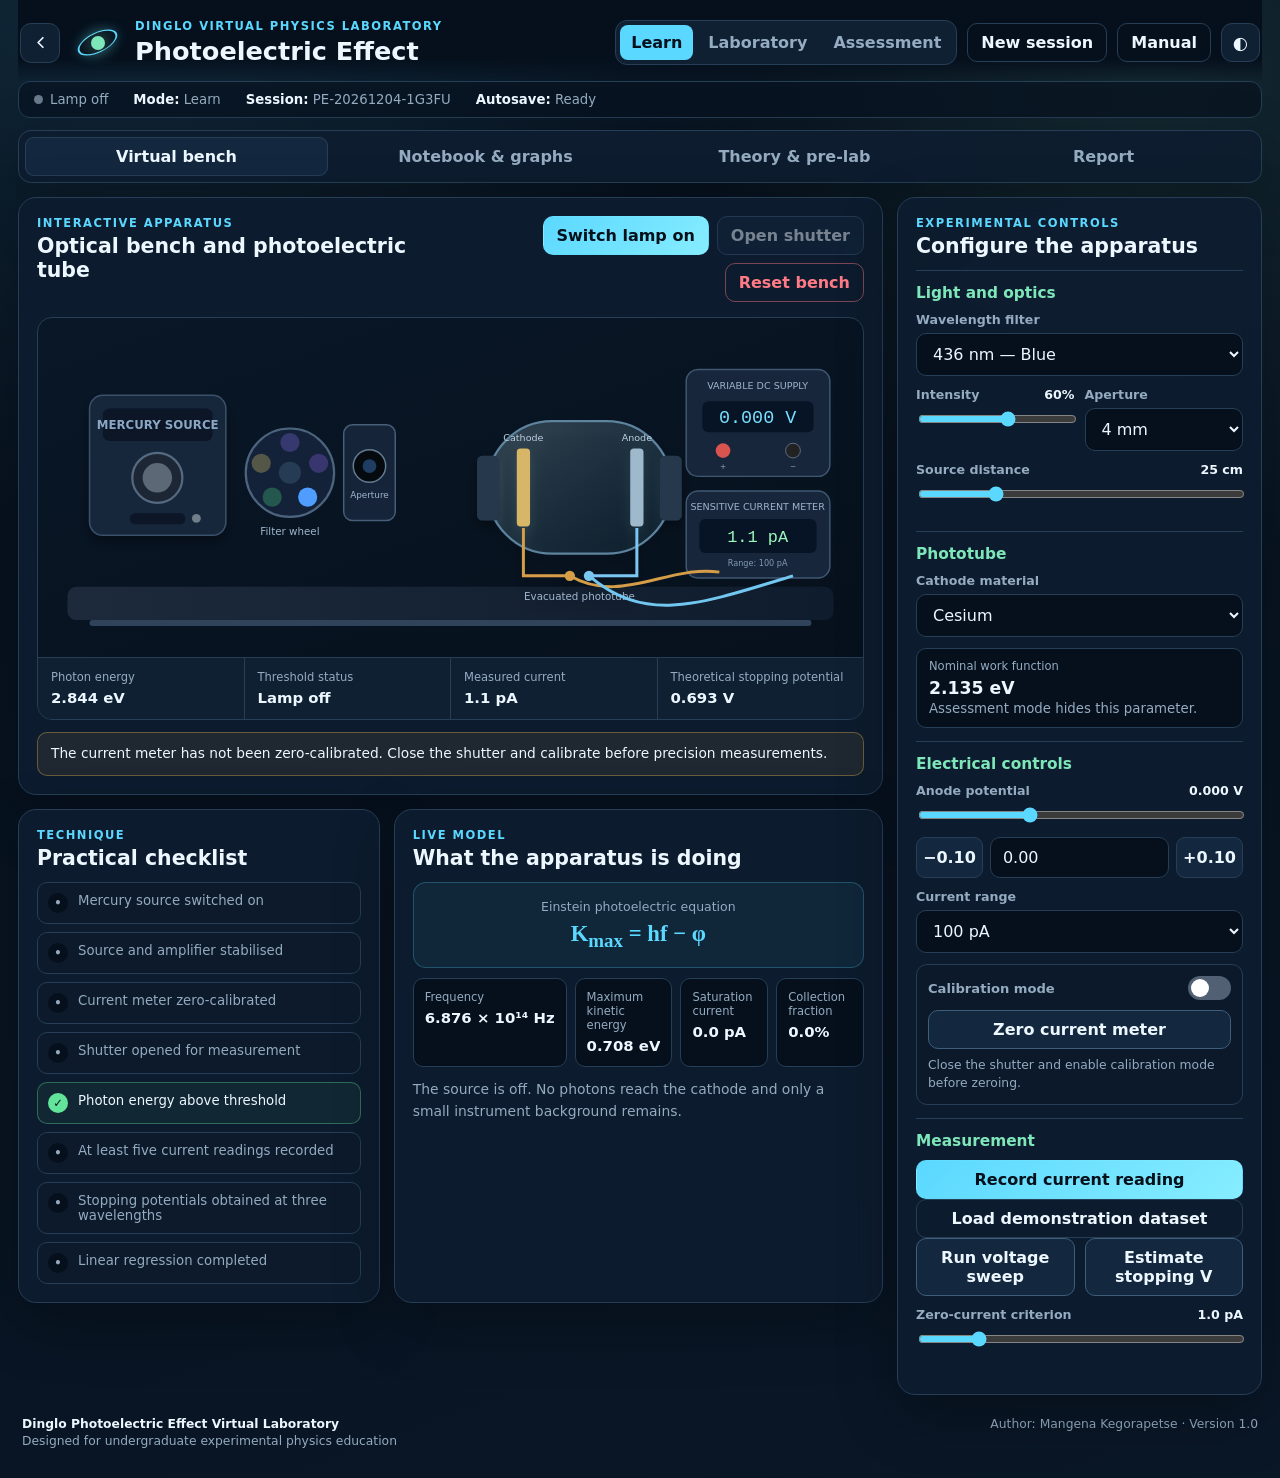
<file: index.html>
<!DOCTYPE html>
<html lang="en">
<head>
  <meta charset="UTF-8" />
  <meta name="viewport" content="width=device-width, initial-scale=1.0, maximum-scale=1.0" />
  <meta name="description" content="Dinglo Photoelectric Effect Virtual Laboratory - an undergraduate simulator for investigating photocurrent, stopping potential, Planck's constant and work function." />
  <meta name="theme-color" content="#071426" />
  <title>Dinglo Photoelectric Effect Virtual Laboratory</title>
  <link rel="stylesheet" href="styles.css" />
</head>
<body data-dinglo-simulator-workspace="true">
  <div class="app-shell">
    <header class="topbar">
      <div class="brand-group">
        <a class="simulator-back-link" href="./" aria-label="Photoelectric Effect simulator home">
          <svg aria-hidden="true" fill="none" stroke="currentColor" stroke-linecap="round" stroke-linejoin="round" stroke-width="2.2" viewBox="0 0 24 24">
            <path d="M15 18l-6-6 6-6"></path>
          </svg>
        </a>
        <div class="brand-mark" aria-hidden="true">
          <span class="brand-orbit"></span>
          <span class="brand-core"></span>
        </div>
        <div>
          <p class="eyebrow">Dinglo Virtual Physics Laboratory</p>
          <h1>Photoelectric Effect</h1>
        </div>
      </div>
      <div class="topbar-actions">
        <div class="mode-switch" role="group" aria-label="Simulation mode">
          <button class="mode-btn active" data-mode="learn">Learn</button>
          <button class="mode-btn" data-mode="laboratory">Laboratory</button>
          <button class="mode-btn" data-mode="assessment">Assessment</button>
        </div>
        <button id="newSessionBtn" class="btn ghost">New session</button>
        <button id="openManualBtn" class="btn ghost">Manual</button>
        <button id="themeBtn" class="icon-btn" aria-label="Toggle light and dark appearance" title="Toggle appearance">◐</button>
      </div>
    </header>

    <div class="status-strip" aria-live="polite">
      <div><span class="status-dot" id="lampStatusDot"></span><span id="lampStatusText">Lamp off</span></div>
      <div><strong>Mode:</strong> <span id="modeStatus">Learn</span></div>
      <div><strong>Session:</strong> <span id="sessionId">-</span></div>
      <div><strong>Autosave:</strong> <span id="saveStatus">Ready</span></div>
    </div>

    <nav class="section-tabs" aria-label="Simulator sections">
      <button class="section-tab active" data-section="bench">Virtual bench</button>
      <button class="section-tab" data-section="notebook">Notebook & graphs</button>
      <button class="section-tab" data-section="theory">Theory & pre-lab</button>
      <button class="section-tab" data-section="report">Report</button>
    </nav>

    <main>
      <section id="section-bench" class="app-section active">
        <div class="main-grid">
          <div class="bench-column">
          <article class="panel apparatus-panel">
            <div class="panel-heading">
              <div>
                <p class="eyebrow">Interactive apparatus</p>
                <h2>Optical bench and photoelectric tube</h2>
              </div>
              <div class="bench-actions">
                <button id="lampBtn" class="btn primary">Switch lamp on</button>
                <button id="shutterBtn" class="btn secondary" disabled>Open shutter</button>
                <button id="resetBenchBtn" class="btn danger-outline">Reset bench</button>
              </div>
            </div>

            <div class="warmup-wrap" id="warmupWrap" hidden>
              <div class="warmup-label"><span>Lamp stabilisation</span><span id="warmupText">0%</span></div>
              <div class="progress"><span id="warmupBar"></span></div>
              <p class="microcopy">The accelerated warm-up represents source and amplifier stabilisation.</p>
            </div>

            <div class="apparatus-stage" id="apparatusStage">
              <svg id="apparatusSvg" viewBox="0 0 1120 460" role="img" aria-label="Virtual photoelectric effect apparatus">
                <defs>
                  <linearGradient id="benchGrad" x1="0" y1="0" x2="1" y2="0">
                    <stop offset="0" stop-color="#1d2a3b"/>
                    <stop offset="1" stop-color="#0f1c2d"/>
                  </linearGradient>
                  <linearGradient id="tubeGrad" x1="0" y1="0" x2="1" y2="1">
                    <stop offset="0" stop-color="#d8f7ff" stop-opacity="0.18"/>
                    <stop offset="1" stop-color="#6cc7e8" stop-opacity="0.05"/>
                  </linearGradient>
                  <filter id="glow">
                    <feGaussianBlur stdDeviation="6" result="blur"/>
                    <feMerge><feMergeNode in="blur"/><feMergeNode in="SourceGraphic"/></feMerge>
                  </filter>
                  <filter id="softShadow" x="-20%" y="-20%" width="140%" height="140%">
                    <feDropShadow dx="0" dy="8" stdDeviation="8" flood-opacity="0.35"/>
                  </filter>
                </defs>

                <rect x="40" y="365" width="1040" height="45" rx="12" fill="url(#benchGrad)"/>
                <rect x="70" y="410" width="980" height="8" rx="4" fill="#2f435a"/>

                <g id="lampGroup" transform="translate(70,105)" filter="url(#softShadow)">
                  <rect width="185" height="190" rx="18" fill="#17263a" stroke="#3b516a" stroke-width="2"/>
                  <rect x="18" y="18" width="149" height="44" rx="9" fill="#071426"/>
                  <text x="92.5" y="46" text-anchor="middle" fill="#8ba7c3" font-size="16" font-weight="700">MERCURY SOURCE</text>
                  <circle cx="92" cy="112" r="34" fill="#1b2836" stroke="#556b80" stroke-width="3"/>
                  <circle id="lampBulb" cx="92" cy="112" r="20" fill="#5c6874"/>
                  <circle id="lampHalo" cx="92" cy="112" r="42" fill="none" stroke="#ffe46a" stroke-width="4" opacity="0"/>
                  <rect x="55" y="160" width="75" height="15" rx="7" fill="#071426"/>
                  <circle id="lampLed" cx="145" cy="167" r="6" fill="#6f7d8b"/>
                </g>

                <g id="filterGroup" transform="translate(282,130)">
                  <circle cx="60" cy="80" r="60" fill="#132238" stroke="#4d647e" stroke-width="3"/>
                  <circle cx="60" cy="80" r="15" fill="#263c54"/>
                  <g id="filterSwatches"></g>
                  <text x="60" y="165" text-anchor="middle" fill="#9fb5cc" font-size="14">Filter wheel</text>
                </g>

                <g id="apertureGroup" transform="translate(415,145)">
                  <rect width="70" height="130" rx="12" fill="#152438" stroke="#465e77" stroke-width="2"/>
                  <circle cx="35" cy="56" r="22" fill="#050a0f" stroke="#647c92" stroke-width="2"/>
                  <circle id="apertureHole" cx="35" cy="56" r="8" fill="#d9f6ff" opacity="0.35"/>
                  <text x="35" y="100" text-anchor="middle" fill="#9fb5cc" font-size="12">Aperture</text>
                </g>

                <g id="beamGroup" opacity="0">
                  <polygon id="beamPolygon" points="255,207 415,190 415,215" fill="#76d5ff" opacity="0.35" filter="url(#glow)"/>
                  <polygon id="beamPolygon2" points="485,201 610,185 610,225" fill="#76d5ff" opacity="0.30" filter="url(#glow)"/>
                  <g id="photonParticles"></g>
                </g>

                <g id="tubeGroup" transform="translate(610,105)" filter="url(#softShadow)">
                  <rect x="0" y="35" width="250" height="180" rx="88" fill="url(#tubeGrad)" stroke="#5d839e" stroke-width="3"/>
                  <rect x="-14" y="82" width="30" height="88" rx="7" fill="#25384c"/>
                  <rect x="234" y="82" width="30" height="88" rx="7" fill="#25384c"/>
                  <rect id="cathodePlate" x="40" y="72" width="18" height="106" rx="5" fill="#d9bd75"/>
                  <rect id="anodePlate" x="194" y="72" width="18" height="106" rx="5" fill="#9eb9cb"/>
                  <text x="49" y="62" text-anchor="middle" fill="#b9cfe0" font-size="13">Cathode</text>
                  <text x="203" y="62" text-anchor="middle" fill="#b9cfe0" font-size="13">Anode</text>
                  <g id="electronParticles"></g>
                  <path d="M49 180 L49 245 L112 245" fill="none" stroke="#d59d47" stroke-width="4"/>
                  <path d="M203 180 L203 245 L138 245" fill="none" stroke="#7bc6f2" stroke-width="4"/>
                  <circle cx="112" cy="245" r="7" fill="#d59d47"/>
                  <circle cx="138" cy="245" r="7" fill="#7bc6f2"/>
                  <text x="125" y="278" text-anchor="middle" fill="#9fb5cc" font-size="14">Evacuated phototube</text>
                </g>

                <g transform="translate(880,70)">
                  <rect width="195" height="145" rx="16" fill="#17263a" stroke="#3f5872" stroke-width="2"/>
                  <text x="97" y="27" text-anchor="middle" fill="#9fb5cc" font-size="13">VARIABLE DC SUPPLY</text>
                  <rect x="22" y="43" width="151" height="42" rx="8" fill="#071426"/>
                  <text id="svgVoltageDisplay" x="97" y="72" text-anchor="middle" fill="#78e1ff" font-size="25" font-family="monospace">0.000 V</text>
                  <circle cx="50" cy="110" r="10" fill="#d9534f"/><text x="50" y="135" text-anchor="middle" fill="#8ea6bd" font-size="10">+</text>
                  <circle cx="145" cy="110" r="10" fill="#222" stroke="#789"/><text x="145" y="135" text-anchor="middle" fill="#8ea6bd" font-size="10">−</text>
                </g>

                <g transform="translate(880,235)">
                  <rect width="195" height="118" rx="16" fill="#17263a" stroke="#3f5872" stroke-width="2"/>
                  <text x="97" y="25" text-anchor="middle" fill="#9fb5cc" font-size="13">SENSITIVE CURRENT METER</text>
                  <rect x="18" y="38" width="159" height="46" rx="8" fill="#071426"/>
                  <text id="svgCurrentDisplay" x="97" y="69" text-anchor="middle" fill="#9df8bc" font-size="23" font-family="monospace">0.00 pA</text>
                  <text id="svgMeterState" x="97" y="102" text-anchor="middle" fill="#829bb2" font-size="11">Range: 100 pA</text>
                </g>

                <path d="M722 350 C790 390 855 335 925 345" fill="none" stroke="#d59d47" stroke-width="4"/>
                <path d="M748 350 C825 415 895 390 1025 350" fill="none" stroke="#72c7f1" stroke-width="4"/>
              </svg>

              <div class="apparatus-readouts">
                <div><span>Photon energy</span><strong id="photonEnergyReadout">- eV</strong></div>
                <div><span>Threshold status</span><strong id="thresholdReadout">Lamp off</strong></div>
                <div><span>Measured current</span><strong id="currentReadout">0.00 pA</strong></div>
                <div class="learn-only"><span>Theoretical stopping potential</span><strong id="stoppingReadout">- V</strong></div>
              </div>
            </div>

            <div class="bench-message info" id="benchMessage" role="status">
              Switch on the source, allow it to stabilise, choose a wavelength, calibrate the current meter, and open the shutter.
            </div>
          </article>

        <div class="lower-grid">
          <article class="panel checklist-panel">
            <div class="panel-heading compact"><div><p class="eyebrow">Technique</p><h2>Practical checklist</h2></div></div>
            <div id="checklist" class="checklist"></div>
          </article>
          <article class="panel live-physics-panel">
            <div class="panel-heading compact"><div><p class="eyebrow">Live model</p><h2>What the apparatus is doing</h2></div></div>
            <div class="equation-card">
              <p>Einstein photoelectric equation</p>
              <strong>K<sub>max</sub> = hf − φ</strong>
            </div>
            <div class="metric-grid">
              <div><span>Frequency</span><strong id="frequencyMetric">- Hz</strong></div>
              <div><span>Maximum kinetic energy</span><strong id="kineticMetric">- eV</strong></div>
              <div><span>Saturation current</span><strong id="saturationMetric">- pA</strong></div>
              <div><span>Collection fraction</span><strong id="collectionMetric">- %</strong></div>
            </div>
            <p class="explanation" id="liveExplanation">The lamp is currently off.</p>
          </article>
        </div>
          </div>

          <aside class="panel controls-panel">
            <div class="panel-heading compact">
              <div>
                <p class="eyebrow">Experimental controls</p>
                <h2>Configure the apparatus</h2>
              </div>
            </div>

            <div class="control-section">
              <h3>Light and optics</h3>
              <label class="field">
                <span>Wavelength filter</span>
                <select id="wavelengthSelect"></select>
              </label>
              <div class="two-col">
                <label class="field">
                  <span>Intensity <output id="intensityOut">60%</output></span>
                  <input id="intensityInput" type="range" min="5" max="100" value="60" step="1" />
                </label>
                <label class="field">
                  <span>Aperture</span>
                  <select id="apertureSelect">
                    <option value="2">2 mm</option>
                    <option value="4" selected>4 mm</option>
                    <option value="8">8 mm</option>
                  </select>
                </label>
              </div>
              <label class="field">
                <span>Source distance <output id="distanceOut">25 cm</output></span>
                <input id="distanceInput" type="range" min="15" max="60" value="25" step="1" />
              </label>
            </div>

            <div class="control-section">
              <h3>Phototube</h3>
              <label class="field">
                <span>Cathode material</span>
                <select id="cathodeSelect"></select>
              </label>
              <div class="material-card learn-only">
                <span>Nominal work function</span>
                <strong id="workFunctionReadout">- eV</strong>
                <small>Assessment mode hides this parameter.</small>
              </div>
            </div>

            <div class="control-section">
              <h3>Electrical controls</h3>
              <label class="field">
                <span>Anode potential <output id="voltageOut">0.000 V</output></span>
                <input id="voltageInput" type="range" min="-5" max="10" value="0" step="0.01" />
              </label>
              <div class="voltage-entry">
                <button class="step-btn" data-step="-0.1">−0.10</button>
                <input id="voltageNumber" type="number" min="-5" max="10" step="0.01" value="0.00" aria-label="Exact anode potential" />
                <button class="step-btn" data-step="0.1">+0.10</button>
              </div>
              <label class="field">
                <span>Current range</span>
                <select id="rangeSelect">
                  <option value="10">10 pA</option>
                  <option value="100" selected>100 pA</option>
                  <option value="1000">1 nA</option>
                  <option value="10000">10 nA</option>
                </select>
              </label>
              <div class="calibration-box">
                <label class="switch-row">
                  <span>Calibration mode</span>
                  <input id="calibrationToggle" type="checkbox" />
                  <span class="switch"></span>
                </label>
                <button id="zeroMeterBtn" class="btn secondary full">Zero current meter</button>
                <p id="calibrationStatus" class="microcopy">Close the shutter and enable calibration mode before zeroing.</p>
              </div>
            </div>

            <div class="control-section">
              <h3>Measurement</h3>
              <button id="recordReadingBtn" class="btn primary full">Record current reading</button>
              <button id="demoDataBtn" class="btn ghost full learn-only">Load demonstration dataset</button>
              <div class="two-col actions-grid">
                <button id="scanBtn" class="btn secondary">Run voltage sweep</button>
                <button id="estimateVsBtn" class="btn secondary">Estimate stopping V</button>
              </div>
              <label class="field">
                <span>Zero-current criterion <output id="thresholdOut">1.0 pA</output></span>
                <input id="thresholdInput" type="range" min="0.2" max="5" value="1" step="0.1" />
              </label>
            </div>
          </aside>
        </div>

      </section>

      <section id="section-notebook" class="app-section">
        <div class="notebook-grid">
          <article class="panel data-panel">
            <div class="panel-heading">
              <div><p class="eyebrow">Raw data</p><h2>Current-voltage readings</h2></div>
              <div class="panel-actions">
                <button id="exportCsvBtn" class="btn secondary">Export CSV</button>
                <button id="exportApparatusSvgBtn" class="btn secondary">Save apparatus SVG</button>
                <button id="clearReadingsBtn" class="btn danger-outline">Clear readings</button>
              </div>
            </div>
            <div class="table-wrap">
              <table id="readingsTable">
                <thead><tr><th>#</th><th>Time</th><th>λ (nm)</th><th>f (10¹⁴ Hz)</th><th>Intensity</th><th>Aperture</th><th>Bias (V)</th><th>Current (pA)</th><th>Range</th><th></th></tr></thead>
                <tbody></tbody>
              </table>
            </div>
            <p class="microcopy">Raw readings are preserved exactly as recorded. Delete only clearly invalid measurements and document why in your notes.</p>
          </article>

          <article class="panel graph-panel">
            <div class="panel-heading">
              <div><p class="eyebrow">Graph 1</p><h2>Photocurrent versus anode potential</h2></div>
              <div class="graph-controls">
                <select id="ivWavelengthFilter" aria-label="Filter graph by wavelength"></select>
                <button id="fitIvBtn" class="btn secondary">Fit selected sweep</button>
                <button id="exportIvSvgBtn" class="btn secondary">Save graph SVG</button>
              </div>
            </div>
            <div class="canvas-wrap"><canvas id="ivCanvas" width="900" height="430" aria-label="Current versus voltage graph"></canvas></div>
            <div id="ivSummary" class="analysis-summary">Record at least three readings to display the current-voltage curve.</div>
          </article>

          <article class="panel data-panel">
            <div class="panel-heading">
              <div><p class="eyebrow">Processed data</p><h2>Stopping-potential dataset</h2></div>
              <div class="panel-actions"><button id="exportVfSvgBtn" class="btn secondary">Save graph SVG</button><button id="clearStoppingBtn" class="btn danger-outline">Clear results</button></div>
            </div>
            <div class="manual-vs-entry">
              <label>λ (nm)<input id="manualLambda" type="number" min="180" max="900" step="1" /></label>
              <label>V<sub>s</sub> (V)<input id="manualVs" type="number" min="0" max="8" step="0.001" /></label>
              <label>u(V<sub>s</sub>) (V)<input id="manualUnc" type="number" min="0.001" max="1" step="0.001" value="0.020" /></label>
              <button id="addManualVsBtn" class="btn secondary">Add result</button>
            </div>
            <div class="table-wrap compact-table">
              <table id="stoppingTable"><thead><tr><th>#</th><th>λ (nm)</th><th>f (10¹⁴ Hz)</th><th>V<sub>s</sub> (V)</th><th>u(V<sub>s</sub>)</th><th>Method</th><th></th></tr></thead><tbody></tbody></table>
            </div>
          </article>

          <article class="panel graph-panel">
            <div class="panel-heading">
              <div><p class="eyebrow">Graph 2</p><h2>Stopping potential versus frequency</h2></div>
              <button id="regressionBtn" class="btn primary">Calculate Planck constant</button>
            </div>
            <div class="canvas-wrap"><canvas id="vfCanvas" width="900" height="430" aria-label="Stopping potential versus frequency graph"></canvas></div>
            <div id="regressionSummary" class="analysis-summary">Add at least three stopping-potential results at different wavelengths.</div>
          </article>

          <article class="panel notes-panel full-span">
            <div class="panel-heading"><div><p class="eyebrow">Laboratory notebook</p><h2>Observations, anomalies and interpretation</h2></div></div>
            <textarea id="labNotes" rows="8" placeholder="Record calibration details, unexpected readings, rejected points, uncertainty sources and your interpretation..."></textarea>
          </article>
        </div>
      </section>

      <section id="section-theory" class="app-section">
        <div class="theory-grid">
          <article class="panel theory-content">
            <p class="eyebrow">Foundation</p>
            <h2>Photoelectric-effect theory</h2>
            <p>When electromagnetic radiation strikes a suitable metal surface, electrons may be emitted. Each photon carries energy <strong>E = hf = hc/λ</strong>. An electron can escape only when the photon energy exceeds the material work function, φ.</p>
            <div class="theory-equations">
              <div><span>Photon energy</span><strong>E = hf = hc/λ</strong></div>
              <div><span>Maximum kinetic energy</span><strong>K<sub>max</sub> = hf − φ</strong></div>
              <div><span>Stopping potential</span><strong>eV<sub>s</sub> = hf − φ</strong></div>
              <div><span>Linear form</span><strong>V<sub>s</sub> = (h/e)f − φ/e</strong></div>
            </div>
            <h3>Predictions to test</h3>
            <ul>
              <li>Below the threshold frequency, no photoelectrons are emitted, regardless of intensity.</li>
              <li>At fixed frequency, increasing intensity increases photocurrent and saturation current.</li>
              <li>At fixed frequency, intensity should not materially change the stopping potential.</li>
              <li>Increasing frequency increases maximum kinetic energy and stopping potential.</li>
              <li>A graph of V<sub>s</sub> against frequency should be linear, with slope h/e.</li>
            </ul>
            <h3>Instrument realism in this simulator</h3>
            <p>The virtual meter includes dark current, a session-specific zero offset, random noise, finite resolution and overload. The source includes warm-up drift, aperture scaling, inverse-square distance scaling and wavelength-dependent response. These effects are deliberately modest so that the correct physics remains recoverable through good technique.</p>
          </article>

          <article class="panel prelab-panel">
            <p class="eyebrow">Readiness check</p>
            <h2>Pre-laboratory quiz</h2>
            <form id="prelabForm" class="quiz-form">
              <fieldset>
                <legend>1. Increasing light intensity above threshold mainly increases:</legend>
                <label><input type="radio" name="q1" value="a" /> The energy of each photon</label>
                <label><input type="radio" name="q1" value="b" /> The number of emitted electrons</label>
                <label><input type="radio" name="q1" value="c" /> The work function</label>
              </fieldset>
              <fieldset>
                <legend>2. The stopping potential is the retarding potential at which:</legend>
                <label><input type="radio" name="q2" value="a" /> The photocurrent reaches a practical zero threshold</label>
                <label><input type="radio" name="q2" value="b" /> The lamp switches off</label>
                <label><input type="radio" name="q2" value="c" /> The cathode melts</label>
              </fieldset>
              <fieldset>
                <legend>3. The slope of V<sub>s</sub> versus f is:</legend>
                <label><input type="radio" name="q3" value="a" /> e/h</label>
                <label><input type="radio" name="q3" value="b" /> h/e</label>
                <label><input type="radio" name="q3" value="c" /> φ/e</label>
              </fieldset>
              <fieldset>
                <legend>4. Before zeroing the current meter, the shutter should be:</legend>
                <label><input type="radio" name="q4" value="a" /> Open</label>
                <label><input type="radio" name="q4" value="b" /> Closed</label>
              </fieldset>
              <button type="submit" class="btn primary">Check answers</button>
              <div id="quizResult" class="quiz-result"></div>
            </form>
          </article>

          <article class="panel objectives-panel full-span">
            <p class="eyebrow">Practical programme</p>
            <h2>Recommended investigations</h2>
            <div class="investigation-cards">
              <div><strong>Investigation A</strong><span>Threshold frequency</span><p>Keep intensity fixed, vary wavelength and identify the onset of emission.</p></div>
              <div><strong>Investigation B</strong><span>Intensity dependence</span><p>Use one wavelength, vary aperture or intensity, and compare saturation currents and stopping potentials.</p></div>
              <div><strong>Investigation C</strong><span>Current-voltage curves</span><p>Sweep from retarding to accelerating bias and identify stopping, transition and saturation regions.</p></div>
              <div><strong>Investigation D</strong><span>Planck constant</span><p>Measure stopping potential for at least four wavelengths and fit V<sub>s</sub> against frequency.</p></div>
            </div>
          </article>
        </div>
      </section>

      <section id="section-report" class="app-section">
        <div class="report-grid">
          <article class="panel report-form-panel">
            <p class="eyebrow">Submission details</p>
            <h2>Generate practical report</h2>
            <div class="form-grid">
              <label class="field"><span>Student name</span><input id="studentName" type="text" placeholder="Full name" /></label>
              <label class="field"><span>Student number</span><input id="studentNumber" type="text" placeholder="Student number" /></label>
              <label class="field"><span>Module</span><input id="moduleCode" type="text" value="Modern Physics" /></label>
              <label class="field"><span>Lecturer</span><input id="lecturerName" type="text" placeholder="Lecturer name" /></label>
              <label class="field"><span>Practical date</span><input id="practicalDate" type="date" /></label>
              <label class="field"><span>Report title</span><input id="reportTitle" type="text" value="Determination of Planck's Constant Using the Photoelectric Effect" /></label>
            </div>
            <label class="field"><span>Conclusion</span><textarea id="reportConclusion" rows="6" placeholder="Summarise whether the results support Einstein's photoelectric equation and comment on the measured Planck constant..."></textarea></label>
            <label class="field"><span>Major uncertainty sources</span><textarea id="reportUncertainty" rows="5" placeholder="Meter zero, zero-current criterion, voltage resolution, source stability, contact potential..."></textarea></label>
            <div class="report-actions">
              <button id="previewReportBtn" class="btn secondary">Refresh preview</button>
              <button id="downloadPdfBtn" class="btn primary">Download PDF</button>
              <button id="printReportBtn" class="btn secondary">Print report</button>
              <button id="exportSessionBtn" class="btn secondary">Export session JSON</button>
              <label class="btn secondary file-label">Import session<input id="importSessionInput" type="file" accept="application/json" hidden /></label>
            </div>
          </article>

          <article class="panel report-preview-panel">
            <div class="panel-heading compact"><div><p class="eyebrow">Preview</p><h2>Report completeness</h2></div></div>
            <div id="reportCompleteness" class="completion-list"></div>
            <div id="reportPreview" class="mini-report"></div>
          </article>
        </div>
      </section>
    </main>

    <footer>
      <div><strong>Dinglo Photoelectric Effect Virtual Laboratory</strong><span>Designed for undergraduate experimental physics education</span></div>
      <div>Author: Mangena Kegorapetse · Version 1.0</div>
    </footer>
  </div>

  <dialog id="manualDialog" class="manual-dialog">
    <div class="dialog-heading">
      <div><p class="eyebrow">Quick reference</p><h2>How to use the simulator</h2></div>
      <button id="closeManualBtn" class="icon-btn" aria-label="Close manual">×</button>
    </div>
    <div class="manual-content">
      <ol>
        <li><strong>Select a mode.</strong> Learn reveals theoretical values; Laboratory hides direct answers; Assessment randomises hidden apparatus parameters.</li>
        <li><strong>Switch on the lamp.</strong> Wait for the accelerated warm-up to complete.</li>
        <li><strong>Calibrate the current meter.</strong> Keep the shutter closed, enable Calibration mode, choose a sensitive range and press Zero current meter.</li>
        <li><strong>Choose the optics.</strong> Select wavelength, intensity, aperture and source distance.</li>
        <li><strong>Open the shutter.</strong> Verify that photon energy exceeds the cathode work function.</li>
        <li><strong>Measure an I-V curve.</strong> Apply negative retarding bias through zero into positive accelerating bias. Record multiple readings.</li>
        <li><strong>Estimate stopping potential.</strong> Use the zero-current criterion and the recorded sweep, then repeat at several wavelengths.</li>
        <li><strong>Analyse.</strong> Open Notebook & graphs, calculate the regression and determine Planck's constant and work function.</li>
        <li><strong>Document.</strong> Write observations and uncertainty sources, then generate and save the practical report.</li>
      </ol>
      <div class="manual-warning"><strong>Important:</strong> This is a virtual experiment. Values include simulated noise and offsets. Do not treat a single reading as exact.</div>
      <p>The complete PDF manual supplied with the project contains the full practical procedure, troubleshooting guide, assessment rubric and theory.</p>
    </div>
  </dialog>

  <div id="toastContainer" class="toast-container" aria-live="polite"></div>
  <script src="script.js"></script>
</body>
</html>
</file>
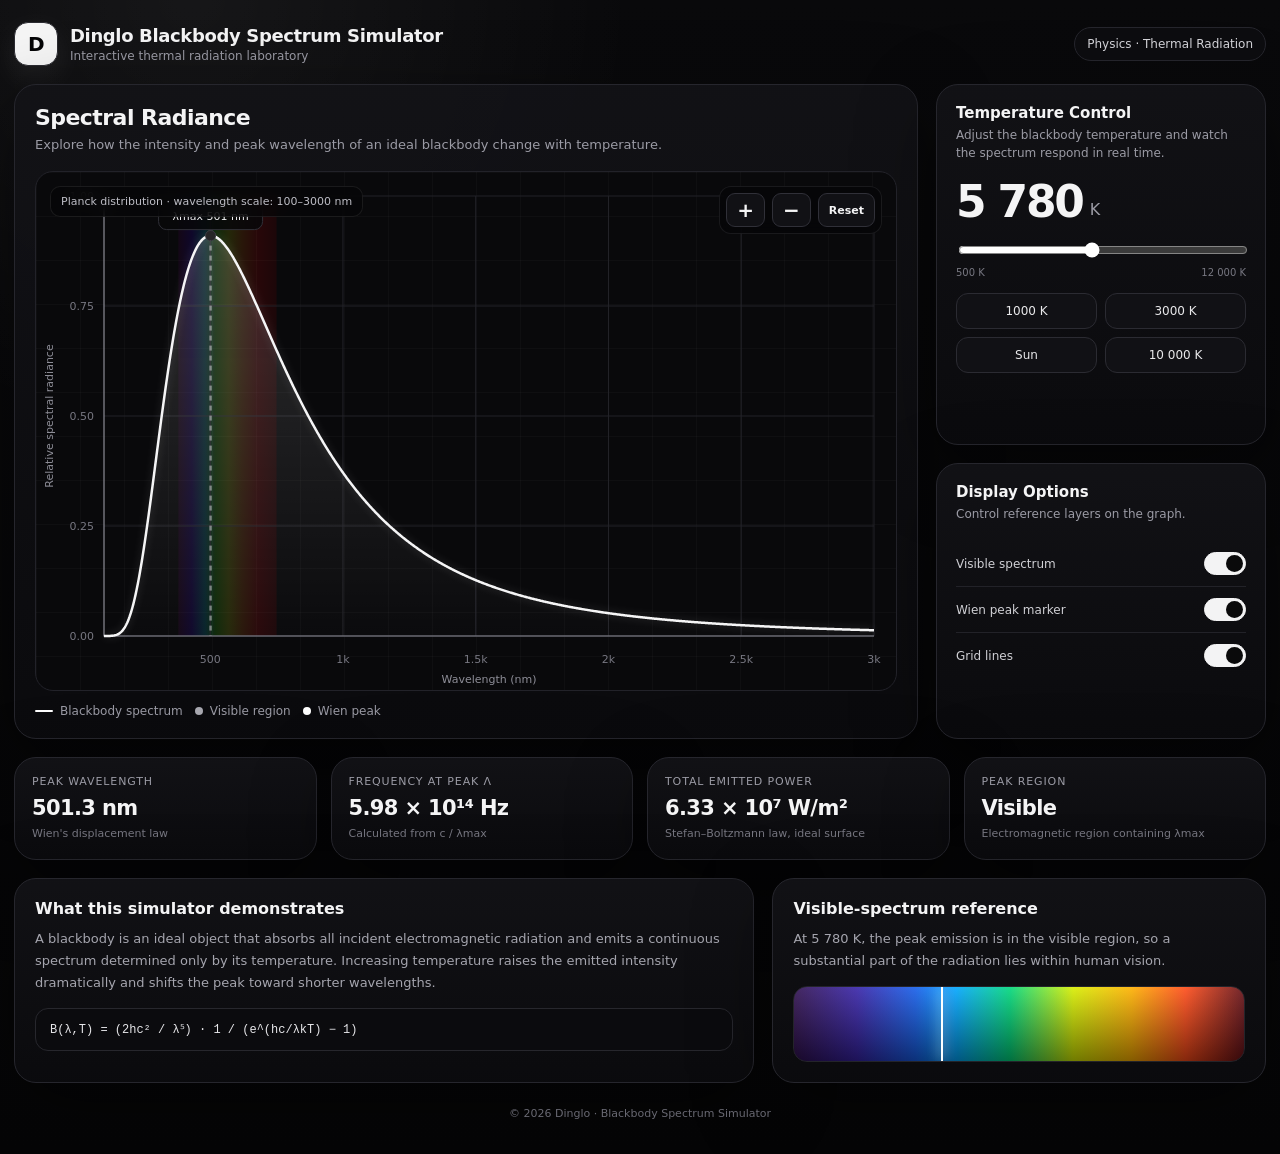
<file: blackbody-spectrum/index.html>
<!DOCTYPE html>
<html lang="en">
<head>
  <meta charset="UTF-8" />
  <meta name="viewport" content="width=device-width, initial-scale=1.0" />
  <meta name="theme-color" content="#0b0b0c" />
  <title>Dinglo Blackbody Spectrum Simulator</title>
  <link rel="stylesheet" href="style.css" />
</head>
<body>
  <main class="app">
    <header class="topbar">
      <div class="brand">
        <div class="logo">D</div>
        <div>
          <h1>Dinglo Blackbody Spectrum Simulator</h1>
          <p>Interactive thermal radiation laboratory</p>
        </div>
      </div>
      <div class="badge">Physics · Thermal Radiation</div>
    </header>

    <section class="hero">
      <article class="main-card">
        <div class="section-title">
          <div>
            <h2>Spectral Radiance</h2>
            <p>Explore how the intensity and peak wavelength of an ideal blackbody change with temperature.</p>
          </div>
        </div>

        <div class="graph-shell">
          <canvas id="spectrumCanvas"></canvas>
          <div class="graph-note" id="graphNote">Planck distribution · wavelength scale: 100–3000 nm</div>
          <div class="zoom-controls" aria-label="Graph zoom controls">
            <button id="zoomIn" class="zoom-btn" type="button" aria-label="Zoom in">+</button>
            <button id="zoomOut" class="zoom-btn" type="button" aria-label="Zoom out">−</button>
            <button id="zoomReset" class="zoom-reset" type="button">Reset</button>
          </div>
        </div>

        <div class="legend">
          <div class="legend-item"><span class="line-dot"></span> Blackbody spectrum</div>
          <div class="legend-item"><span class="dot" style="background:#a9a9b2"></span> Visible region</div>
          <div class="legend-item"><span class="dot" style="background:#fff"></span> Wien peak</div>
        </div>
      </article>

      <aside class="side">
        <section class="side-card">
          <h3>Temperature Control</h3>
          <div class="sub">Adjust the blackbody temperature and watch the spectrum respond in real time.</div>

          <div class="temp-display">
            <strong id="tempValue">5778</strong>
            <span>K</span>
          </div>

          <div class="slider-wrap">
            <input id="tempSlider" type="range" min="500" max="12000" step="10" value="5778" />
            <div class="range-labels"><span>500 K</span><span>12 000 K</span></div>
          </div>

          <div class="preset-grid">
            <button class="preset" data-temp="1000">1000 K</button>
            <button class="preset" data-temp="3000">3000 K</button>
            <button class="preset active" data-temp="5778">Sun</button>
            <button class="preset" data-temp="10000">10 000 K</button>
          </div>
        </section>

        <section class="side-card">
          <h3>Display Options</h3>
          <div class="sub">Control reference layers on the graph.</div>

          <div class="toggle-row">
            <span>Visible spectrum</span>
            <button class="switch on" id="visibleToggle" aria-label="Toggle visible spectrum"></button>
          </div>
          <div class="toggle-row">
            <span>Wien peak marker</span>
            <button class="switch on" id="peakToggle" aria-label="Toggle peak marker"></button>
          </div>
          <div class="toggle-row">
            <span>Grid lines</span>
            <button class="switch on" id="gridToggle" aria-label="Toggle grid lines"></button>
          </div>
        </section>
      </aside>
    </section>

    <section class="stats">
      <div class="stat-card">
        <div class="stat-label">Peak wavelength</div>
        <div class="stat-value" id="peakWavelength">501.5 nm</div>
        <div class="stat-desc">Wien's displacement law</div>
      </div>

      <div class="stat-card">
        <div class="stat-label">Frequency at peak λ</div>
        <div class="stat-value" id="peakFrequency">5.98 × 10¹⁴ Hz</div>
        <div class="stat-desc">Calculated from c / λmax</div>
      </div>

      <div class="stat-card">
        <div class="stat-label">Total emitted power</div>
        <div class="stat-value" id="powerValue">6.32 × 10⁷ W/m²</div>
        <div class="stat-desc">Stefan–Boltzmann law, ideal surface</div>
      </div>

      <div class="stat-card">
        <div class="stat-label">Peak region</div>
        <div class="stat-value" id="regionValue">Visible</div>
        <div class="stat-desc">Electromagnetic region containing λmax</div>
      </div>
    </section>

    <section class="bottom-grid">
      <article class="info-card">
        <h3>What this simulator demonstrates</h3>
        <p>
          A blackbody is an ideal object that absorbs all incident electromagnetic radiation and emits a continuous spectrum determined only by its temperature. Increasing temperature raises the emitted intensity dramatically and shifts the peak toward shorter wavelengths.
        </p>
        <div class="formula">B(λ,T) = (2hc² / λ⁵) · 1 / (e^(hc/λkT) − 1)</div>
      </article>

      <article class="info-card">
        <h3>Visible-spectrum reference</h3>
        <p id="visualDescription">At 5778 K, the blackbody peak lies near the visible region.</p>
        <div class="spectrum-preview">
          <div class="preview-overlay"></div>
          <div class="peak-marker" id="previewPeak"></div>
        </div>
      </article>
    </section>

    <footer>© 2026 Dinglo · Blackbody Spectrum Simulator</footer>
  </main>

<script src="script.js"></script>
</body>
</html>
</file>
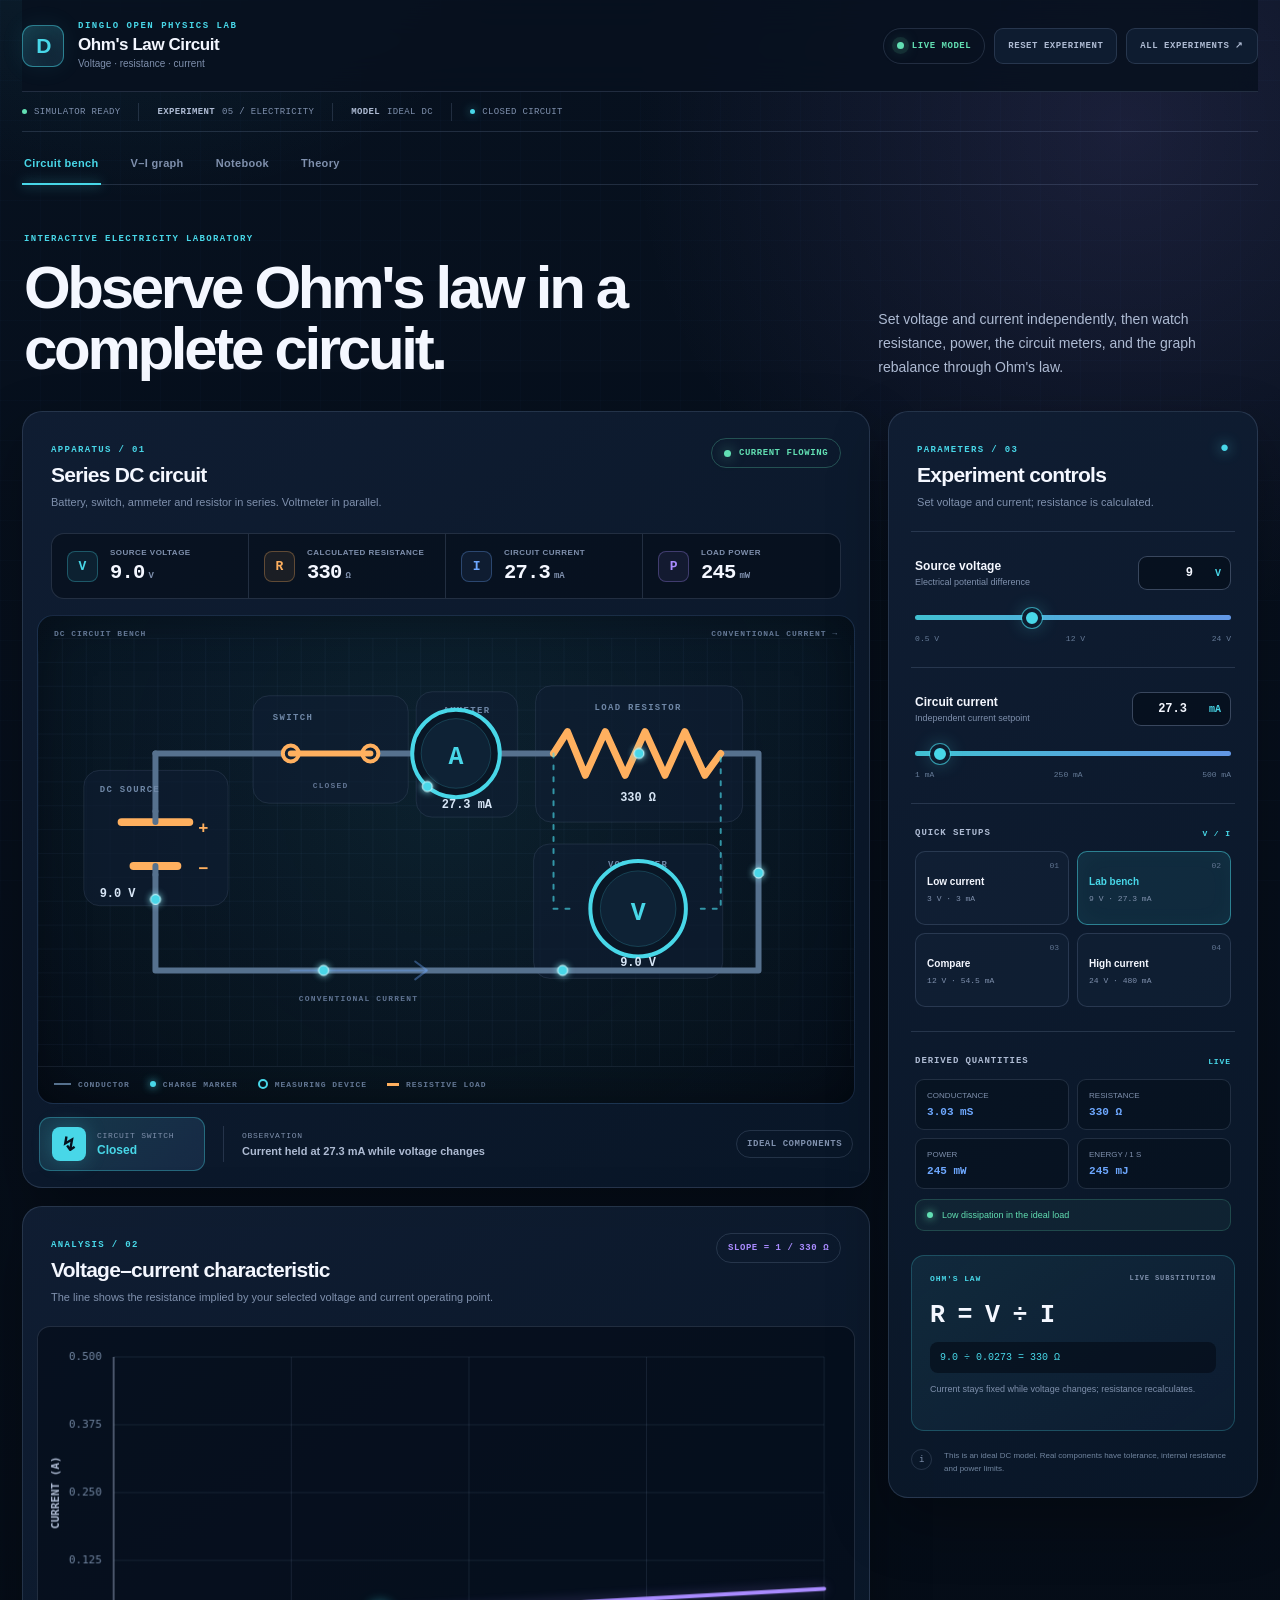
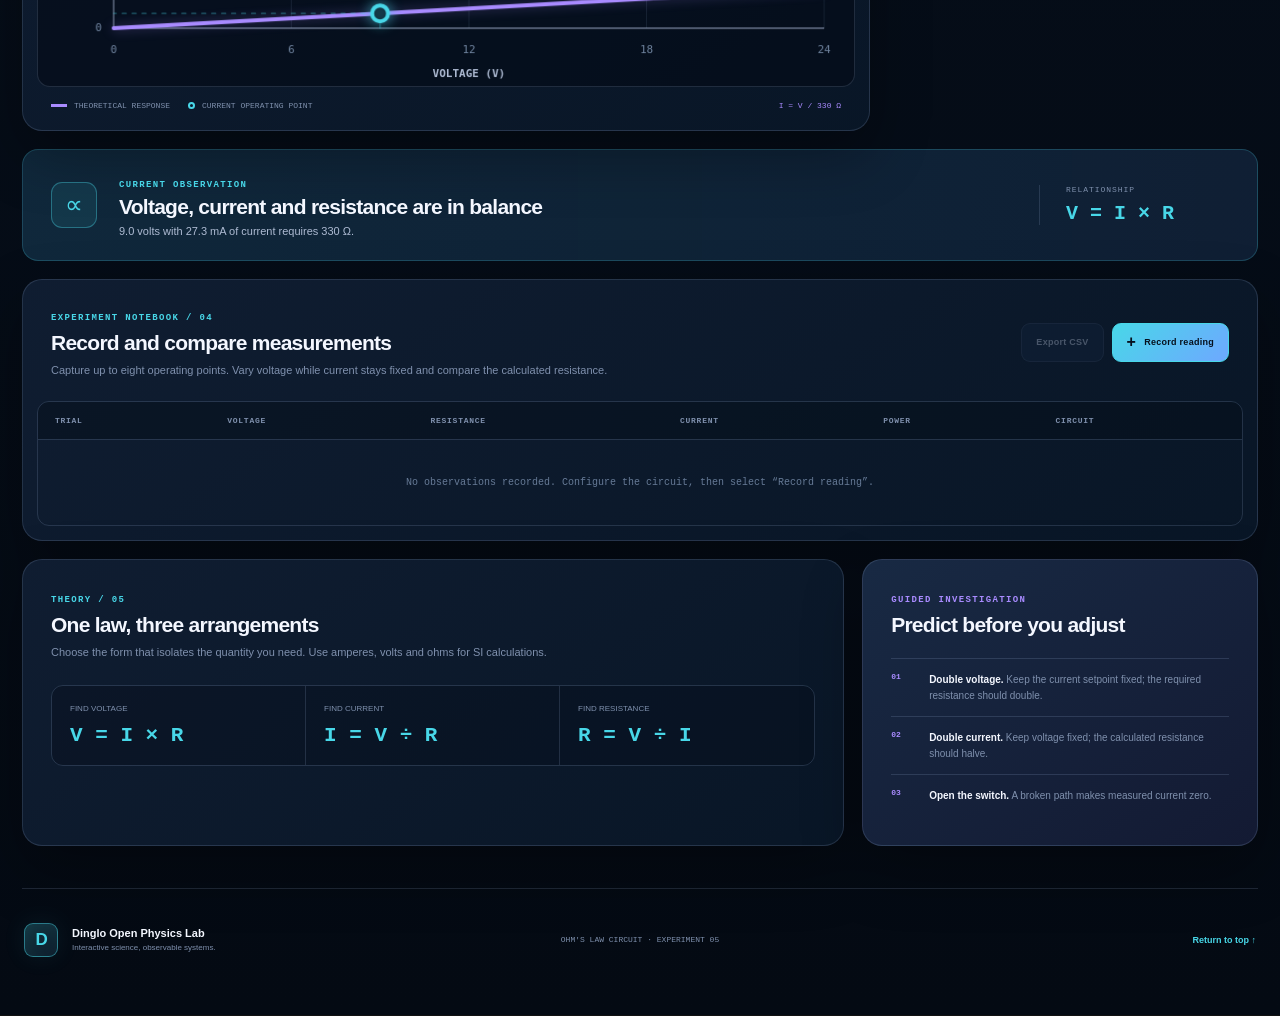
<file: ohms-law/index.html>
<!doctype html>
<html lang="en">
  <head>
    <meta charset="utf-8">
    <meta name="viewport" content="width=device-width, initial-scale=1">
    <meta name="description" content="Observe Ohm's law in a Dinglo interactive physics lab with independent voltage and current controls, calculated resistance, live measurements, graphing, and an experiment notebook.">
    <meta name="theme-color" content="#07111f">
    <title>Ohm's Law Circuit · Dinglo Open Physics Lab</title>
    <link rel="stylesheet" href="styles.css">
  </head>
  <body>
    <a class="skip-link" href="#circuit-bench">Skip to circuit bench</a>

    <div class="app-shell" id="top">
      <header class="topbar">
        <a class="brand" href="#top" aria-label="Dinglo Open Physics Lab, Ohm's Law Circuit">
          <span class="brand-mark" aria-hidden="true">D</span>
          <span class="brand-copy">
            <span class="brand-kicker">Dinglo Open Physics Lab</span>
            <strong>Ohm's Law Circuit</strong>
            <small>Voltage · resistance · current</small>
          </span>
        </a>

        <div class="topbar-actions">
          <span class="live-pill"><i aria-hidden="true"></i> Live model</span>
          <button class="quiet-button" id="resetLab" type="button">Reset experiment</button>
          <a class="quiet-button" href="https://kegodev.github.io/open-physics-lab/">All experiments <span aria-hidden="true">↗</span></a>
        </div>
      </header>

      <div class="status-strip" aria-label="Experiment status">
        <span><i class="status-dot online" aria-hidden="true"></i> Simulator ready</span>
        <span><b>Experiment</b> 05 / Electricity</span>
        <span><b>Model</b> Ideal DC</span>
        <span id="topCircuitStatus"><i class="status-dot flowing" aria-hidden="true"></i> Closed circuit</span>
      </div>

      <nav class="section-tabs" aria-label="Lab sections">
        <a class="active" href="#circuit-bench">Circuit bench</a>
        <a href="#graph-panel">V–I graph</a>
        <a href="#notebook">Notebook</a>
        <a href="#theory">Theory</a>
      </nav>

      <main>
        <section class="lab-intro" aria-labelledby="lab-title">
          <div>
            <span class="eyebrow">Interactive electricity laboratory</span>
            <h1 id="lab-title">Observe Ohm's law in a complete circuit.</h1>
          </div>
          <p>Set voltage and current independently, then watch resistance, power, the circuit meters, and the graph rebalance through Ohm's law.</p>
        </section>

        <section class="workspace" aria-label="Ohm's law simulator workspace">
          <div class="visual-column">
            <article class="panel apparatus-panel" id="circuit-bench">
              <div class="panel-header">
                <div>
                  <span class="panel-index">APPARATUS / 01</span>
                  <h2>Series DC circuit</h2>
                  <p>Battery, switch, ammeter and resistor in series. Voltmeter in parallel.</p>
                </div>
                <span class="status-chip active" id="statusChip"><i aria-hidden="true"></i><span id="statusText">Current flowing</span></span>
              </div>

              <div class="measurement-grid" aria-label="Live measurements" aria-live="polite">
                <article class="measurement voltage-measurement">
                  <span class="measurement-symbol">V</span>
                  <div><small>Source voltage</small><strong><span id="voltageReadout">9.0</span><em>V</em></strong></div>
                </article>
                <article class="measurement resistance-measurement">
                  <span class="measurement-symbol">R</span>
                  <div><small>Calculated resistance</small><strong><span id="resistanceReadout">330</span><em>Ω</em></strong></div>
                </article>
                <article class="measurement current-measurement">
                  <span class="measurement-symbol">I</span>
                  <div><small>Circuit current</small><strong><span id="currentReadout">27.3</span><em id="currentUnit">mA</em></strong></div>
                </article>
                <article class="measurement power-measurement">
                  <span class="measurement-symbol">P</span>
                  <div><small>Load power</small><strong><span id="powerReadout">245</span><em id="powerUnit">mW</em></strong></div>
                </article>
              </div>

              <div class="apparatus-stage">
                <div class="stage-label"><span>DC CIRCUIT BENCH</span><span>CONVENTIONAL CURRENT →</span></div>
                <svg class="circuit-svg" viewBox="0 0 820 430" role="img" aria-labelledby="circuitTitle circuitDesc">
                  <title id="circuitTitle">Interactive Ohm's law series circuit</title>
                  <desc id="circuitDesc">A DC voltage source, switch, ammeter and resistor are wired in series. A voltmeter is wired in parallel across the resistor. Moving charge markers indicate current when the switch is closed.</desc>
                  <defs>
                    <pattern id="stageGrid" width="24" height="24" patternUnits="userSpaceOnUse">
                      <path d="M24 0H0V24" fill="none" stroke="rgba(110,168,255,.08)" stroke-width="1"></path>
                    </pattern>
                    <filter id="glow" x="-80%" y="-80%" width="260%" height="260%">
                      <feGaussianBlur stdDeviation="3.5" result="blur"></feGaussianBlur>
                      <feMerge><feMergeNode in="blur"></feMergeNode><feMergeNode in="SourceGraphic"></feMergeNode></feMerge>
                    </filter>
                    <path id="flowPath" d="M118 116 H254 M334 116 H376 A44 44 0 0 0 464 116 H518 H686 H724 V334 H118 V238"></path>
                  </defs>

                  <rect class="stage-grid-fill" x="0" y="0" width="820" height="430" rx="18"></rect>

                  <g class="component-zones" aria-hidden="true">
                    <rect x="46" y="133" width="145" height="136" rx="16"></rect>
                    <rect x="216" y="58" width="156" height="108" rx="16"></rect>
                    <rect x="380" y="54" width="102" height="126" rx="16"></rect>
                    <rect x="500" y="48" width="208" height="137" rx="16"></rect>
                    <rect x="498" y="207" width="190" height="135" rx="16"></rect>
                  </g>

                  <g class="wires">
                    <path d="M118 116 H254"></path>
                    <path d="M334 116 H376"></path>
                    <path d="M464 116 H518"></path>
                    <path d="M686 116 H724 V334 H118 V238"></path>
                    <path d="M118 174 V116"></path>
                  </g>

                  <g class="battery">
                    <text x="62" y="155" class="component-tag">DC SOURCE</text>
                    <line x1="84" y1="185" x2="152" y2="185" class="battery-long"></line>
                    <line x1="96" y1="229" x2="140" y2="229" class="battery-short"></line>
                    <line x1="118" y1="185" x2="118" y2="174" class="wire"></line>
                    <line x1="118" y1="229" x2="118" y2="238" class="wire"></line>
                    <text x="161" y="196" class="polarity">+</text>
                    <text x="161" y="237" class="polarity">−</text>
                    <text x="62" y="260" class="component-reading" id="batteryValue">9.0 V</text>
                  </g>

                  <g class="circuit-switch">
                    <text x="236" y="82" class="component-tag">SWITCH</text>
                    <circle cx="254" cy="116" r="8"></circle>
                    <circle cx="334" cy="116" r="8"></circle>
                    <line x1="254" y1="116" x2="334" y2="116" id="switchArm"></line>
                    <text x="294" y="151" text-anchor="middle" class="component-hint" id="switchSvgStatus">CLOSED</text>
                  </g>

                  <g class="meter ammeter">
                    <text x="431" y="75" text-anchor="middle" class="component-tag">AMMETER</text>
                    <circle cx="420" cy="116" r="44"></circle>
                    <circle cx="420" cy="116" r="35" class="meter-inner"></circle>
                    <text x="420" y="127" text-anchor="middle" class="meter-letter">A</text>
                    <text x="431" y="171" text-anchor="middle" class="component-reading" id="ammeterValue">27.3 mA</text>
                  </g>

                  <g class="resistor">
                    <text x="603" y="72" text-anchor="middle" class="component-tag">LOAD RESISTOR</text>
                    <path d="M518 116 L532 94 L550 138 L570 94 L590 138 L610 94 L630 138 L650 94 L670 138 L686 116"></path>
                    <text x="603" y="164" text-anchor="middle" class="component-reading" id="resistorValue">330 Ω</text>
                  </g>

                  <g class="voltmeter">
                    <path d="M518 116 V272 H540"></path>
                    <path d="M666 272 H686 V116"></path>
                    <text x="603" y="230" text-anchor="middle" class="component-tag">VOLTMETER</text>
                    <circle cx="603" cy="272" r="48"></circle>
                    <circle cx="603" cy="272" r="38" class="meter-inner"></circle>
                    <text x="603" y="283" text-anchor="middle" class="meter-letter">V</text>
                    <text x="603" y="330" text-anchor="middle" class="component-reading" id="voltmeterValue">9.0 V</text>
                  </g>

                  <g class="direction" aria-hidden="true">
                    <path d="M254 334 H390"></path>
                    <path d="M379 325 L391 334 L379 343"></path>
                    <text x="322" y="365" text-anchor="middle" class="component-hint">CONVENTIONAL CURRENT</text>
                  </g>

                  <g class="electron-flow" id="electronFlow" filter="url(#glow)" aria-hidden="true">
                    <circle r="5"><animateMotion dur="2.4s" begin="0s" repeatCount="indefinite"><mpath href="#flowPath"></mpath></animateMotion></circle>
                    <circle r="5"><animateMotion dur="2.4s" begin="-0.4s" repeatCount="indefinite"><mpath href="#flowPath"></mpath></animateMotion></circle>
                    <circle r="5"><animateMotion dur="2.4s" begin="-0.8s" repeatCount="indefinite"><mpath href="#flowPath"></mpath></animateMotion></circle>
                    <circle r="5"><animateMotion dur="2.4s" begin="-1.2s" repeatCount="indefinite"><mpath href="#flowPath"></mpath></animateMotion></circle>
                    <circle r="5"><animateMotion dur="2.4s" begin="-1.6s" repeatCount="indefinite"><mpath href="#flowPath"></mpath></animateMotion></circle>
                    <circle r="5"><animateMotion dur="2.4s" begin="-2s" repeatCount="indefinite"><mpath href="#flowPath"></mpath></animateMotion></circle>
                  </g>
                </svg>

                <div class="stage-legend" aria-label="Circuit legend">
                  <span><i class="legend-wire"></i> conductor</span>
                  <span><i class="legend-charge"></i> charge marker</span>
                  <span><i class="legend-meter"></i> measuring device</span>
                  <span><i class="legend-load"></i> resistive load</span>
                </div>
              </div>

              <div class="transport-bar">
                <button class="run-button on" id="circuitToggle" type="button" role="switch" aria-checked="true">
                  <span class="run-icon" aria-hidden="true">↯</span>
                  <span><small>Circuit switch</small><strong id="toggleLabel">Closed</strong></span>
                </button>
                <div class="transport-divider"></div>
                <div class="transport-reading">
                  <small>Observation</small>
                  <strong id="transportObservation">Current setpoint is independent of voltage</strong>
                </div>
                <span class="model-badge">IDEAL COMPONENTS</span>
              </div>
            </article>

            <article class="panel graph-panel" id="graph-panel">
              <div class="panel-header compact">
                <div>
                  <span class="panel-index">ANALYSIS / 02</span>
                  <h2>Voltage–current characteristic</h2>
                  <p>The line shows the resistance implied by your selected voltage and current operating point.</p>
                </div>
                <span class="slope-badge" id="slopeBadge">slope = 1 / 330 Ω</span>
              </div>
              <div class="graph-frame">
                <canvas id="viGraph" width="820" height="360" role="img" aria-label="Voltage-current graph for 330 ohms"></canvas>
              </div>
              <div class="graph-footer">
                <span><i class="graph-line-key"></i> theoretical response</span>
                <span><i class="graph-point-key"></i> current operating point</span>
                <span id="graphEquation">I = V / 330 Ω</span>
              </div>
            </article>
          </div>

          <aside class="panel control-panel" aria-labelledby="controls-title">
            <div class="panel-header compact">
              <div>
                <span class="panel-index">PARAMETERS / 03</span>
                <h2 id="controls-title">Experiment controls</h2>
                <p>Set voltage and current; resistance is calculated.</p>
              </div>
              <span class="control-status" aria-hidden="true">●</span>
            </div>

            <div class="control-group voltage-control">
              <div class="control-label-row">
                <div><label for="voltageRange">Source voltage</label><small>Electrical potential difference</small></div>
                <label class="number-field"><input id="voltageNumber" type="number" min="0.5" max="24" step="0.5" value="9" aria-label="Source voltage in volts"><span>V</span></label>
              </div>
              <input id="voltageRange" class="range voltage-range" type="range" min="0.5" max="24" step="0.5" value="9" aria-label="Source voltage">
              <div class="range-scale"><span>0.5 V</span><span>12 V</span><span>24 V</span></div>
            </div>

            <div class="control-group current-control">
              <div class="control-label-row">
                <div><label for="currentRange">Circuit current</label><small>Independent current setpoint</small></div>
                <label class="number-field"><input id="currentNumber" type="number" min="1" max="500" step="0.1" value="27.3" aria-label="Current in milliamperes"><span>mA</span></label>
              </div>
              <input id="currentRange" class="range current-range" type="range" min="1" max="500" step="1" value="27.3" aria-label="Circuit current in milliamperes">
              <div class="range-scale"><span>1 mA</span><span>250 mA</span><span>500 mA</span></div>
            </div>

            <div class="preset-section">
              <div class="section-label"><span>Quick setups</span><small>V / I</small></div>
              <div class="preset-grid">
                <button type="button" data-voltage="3" data-current="0.003"><span>01</span><strong>Low current</strong><small>3 V · 3 mA</small></button>
                <button type="button" class="selected" data-voltage="9" data-current="0.027272727"><span>02</span><strong>Lab bench</strong><small>9 V · 27.3 mA</small></button>
                <button type="button" data-voltage="12" data-current="0.054545455"><span>03</span><strong>Compare</strong><small>12 V · 54.5 mA</small></button>
                <button type="button" data-voltage="24" data-current="0.48"><span>04</span><strong>High current</strong><small>24 V · 480 mA</small></button>
              </div>
            </div>

            <div class="derived-section">
              <div class="section-label"><span>Derived quantities</span><small>LIVE</small></div>
              <div class="derived-grid">
                <div><small>Conductance</small><strong id="conductanceReadout">3.03 mS</strong></div>
                <div><small>Resistance</small><strong id="derivedResistance">330 Ω</strong></div>
                <div><small>Power</small><strong id="derivedPower">245 mW</strong></div>
                <div><small>Energy / 1 s</small><strong id="energyReadout">245 mJ</strong></div>
              </div>
              <div class="thermal-status" id="thermalStatus"><i aria-hidden="true"></i><span>Low dissipation in ideal load</span></div>
            </div>

            <div class="equation-card">
              <div><span>OHM'S LAW</span><small>LIVE SUBSTITUTION</small></div>
              <strong>R = V ÷ I</strong>
              <code id="calculationText">9.0 ÷ 0.0273 = 330 Ω</code>
              <p id="calculationNote">Current stays fixed while voltage changes; resistance recalculates.</p>
            </div>

            <div class="control-note">
              <span aria-hidden="true">i</span>
              <p>This is an ideal DC model. Real components have tolerance, internal resistance and power limits.</p>
            </div>
          </aside>
        </section>

        <section class="observation-panel" aria-live="polite">
          <div class="observation-mark" aria-hidden="true">∝</div>
          <div>
            <span class="panel-index">CURRENT OBSERVATION</span>
            <h2 id="insightTitle">Ohm's law is in balance</h2>
            <p id="insightBody">9.0 volts across 330 ohms produces 27.3 mA of current.</p>
          </div>
          <div class="observation-formula"><span>RELATIONSHIP</span><strong>V = I × R</strong></div>
        </section>

        <section class="panel notebook-section" id="notebook" aria-labelledby="notebook-title">
          <div class="panel-header notebook-header">
            <div>
              <span class="panel-index">EXPERIMENT NOTEBOOK / 04</span>
              <h2 id="notebook-title">Record and compare measurements</h2>
              <p>Capture up to eight operating points. Vary voltage while current stays fixed and compare the calculated resistance.</p>
            </div>
            <div class="notebook-actions">
              <button class="secondary-button hidden" id="clearReadings" type="button">Clear</button>
              <button class="secondary-button" id="exportReadings" type="button" disabled>Export CSV</button>
              <button class="primary-button" id="recordReading" type="button"><span aria-hidden="true">+</span> Record reading</button>
            </div>
          </div>
          <div class="table-wrap">
            <table>
              <thead><tr><th>Trial</th><th>Voltage</th><th>Resistance</th><th>Current</th><th>Power</th><th>Circuit</th></tr></thead>
              <tbody id="readingsBody"><tr class="empty-row"><td colspan="6">No observations recorded. Configure the circuit, then select “Record reading”.</td></tr></tbody>
            </table>
          </div>
        </section>

        <section class="theory-grid" id="theory" aria-label="Ohm's law theory and guided investigations">
          <article class="panel theory-card">
            <span class="panel-index">THEORY / 05</span>
            <h2>One law, three arrangements</h2>
            <p>Choose the form that isolates the quantity you need. Use amperes, volts and ohms for SI calculations.</p>
            <div class="formula-row">
              <div><small>Find voltage</small><strong>V = I × R</strong></div>
              <div><small>Find current</small><strong>I = V ÷ R</strong></div>
              <div><small>Find resistance</small><strong>R = V ÷ I</strong></div>
            </div>
          </article>

          <article class="panel investigation-card">
            <span class="panel-index">GUIDED INVESTIGATION</span>
            <h2>Predict before you adjust</h2>
            <ol>
              <li><span>01</span><p><strong>Double voltage.</strong> Keep the current setpoint fixed; the required resistance should double.</p></li>
              <li><span>02</span><p><strong>Double current.</strong> Keep voltage fixed; the calculated resistance should halve.</p></li>
              <li><span>03</span><p><strong>Open the switch.</strong> A broken path makes measured current zero.</p></li>
            </ol>
          </article>
        </section>
      </main>

      <footer>
        <div class="footer-brand"><span class="brand-mark" aria-hidden="true">D</span><div><strong>Dinglo Open Physics Lab</strong><small>Interactive science, observable systems.</small></div></div>
        <p>Ohm's Law Circuit · Experiment 05</p>
        <a href="#top">Return to top ↑</a>
      </footer>
    </div>

    <noscript><p class="noscript">This simulator needs JavaScript enabled to calculate and animate the circuit.</p></noscript>
    <script src="script.js?v=9058aa9"></script>
  </body>
</html>
</file>
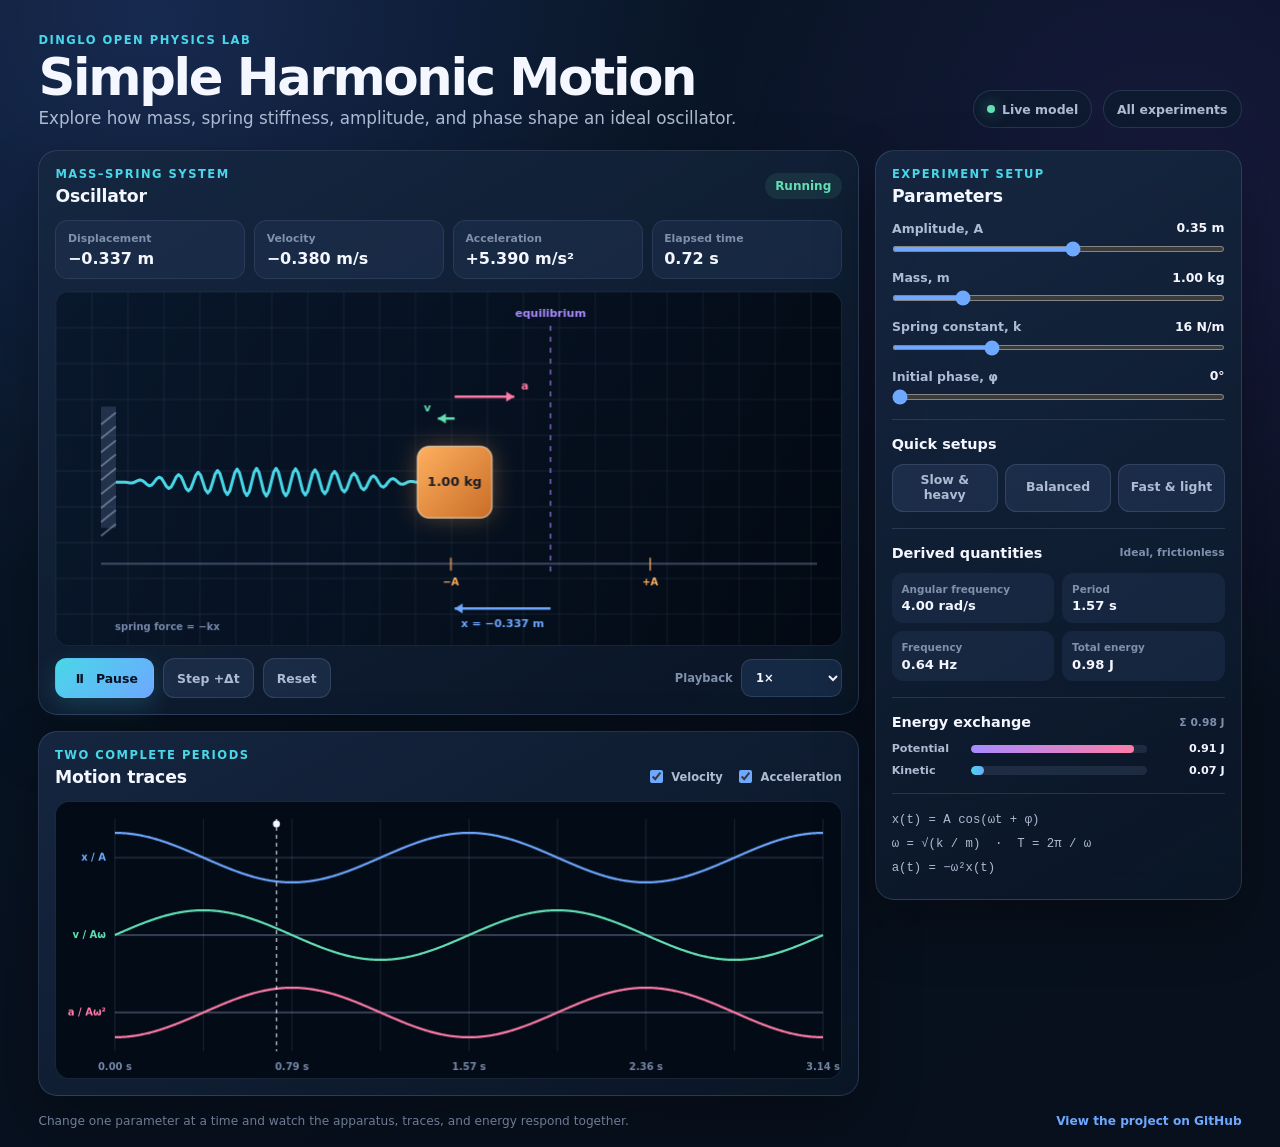
<file: simple-harmonic-motion/index.html>
<!doctype html>
<html lang="en">
<head>
  <meta charset="utf-8">
  <meta name="viewport" content="width=device-width, initial-scale=1">
  <meta name="description" content="An interactive simple harmonic motion simulator for exploring a horizontal mass-spring oscillator.">
  <title>Dinglo Simple Harmonic Motion Laboratory</title>
  <link rel="stylesheet" href="styles.css">
</head>
<body>
  <a class="skip-link" href="#main-content">Skip to simulator</a>

  <div class="lab-shell">
    <header class="site-header">
      <div>
        <p class="eyebrow">Dinglo Open Physics Lab</p>
        <h1>Simple Harmonic Motion</h1>
        <p class="subtitle">Explore how mass, spring stiffness, amplitude, and phase shape an ideal oscillator.</p>
      </div>
      <div class="header-actions">
        <span class="status-pill"><span class="status-dot" aria-hidden="true"></span>Live model</span>
        <a class="ghost-link" href="../">All experiments</a>
      </div>
    </header>

    <main id="main-content" class="workspace">
      <div class="visual-column">
        <section class="panel apparatus-panel" aria-labelledby="apparatus-title">
          <div class="panel-heading">
            <div>
              <p class="section-kicker">Mass–spring system</p>
              <h2 id="apparatus-title">Oscillator</h2>
            </div>
            <p id="run-status" class="run-status" aria-live="polite">Running</p>
          </div>

          <div class="measurement-grid" aria-label="Live measurements">
            <div class="measurement">
              <span>Displacement</span>
              <strong id="x-value">0.000 m</strong>
            </div>
            <div class="measurement">
              <span>Velocity</span>
              <strong id="v-value">0.000 m/s</strong>
            </div>
            <div class="measurement">
              <span>Acceleration</span>
              <strong id="a-value">0.000 m/s²</strong>
            </div>
            <div class="measurement">
              <span>Elapsed time</span>
              <strong id="time-value">0.00 s</strong>
            </div>
          </div>

          <canvas id="apparatus-canvas" role="img" aria-label="Animated horizontal spring with a mass oscillating about equilibrium">
            Animated mass-spring oscillator showing displacement, velocity, and acceleration.
          </canvas>

          <div class="transport" aria-label="Simulation controls">
            <button id="play-button" class="primary-button" type="button" aria-pressed="true">
              <span class="button-icon" aria-hidden="true">Ⅱ</span>
              <span id="play-label">Pause</span>
            </button>
            <button id="step-button" class="secondary-button" type="button">Step +Δt</button>
            <button id="reset-button" class="secondary-button" type="button">Reset</button>
            <label class="speed-control" for="speed-input">
              <span>Playback</span>
              <select id="speed-input">
                <option value="0.25">0.25×</option>
                <option value="0.5">0.5×</option>
                <option value="1" selected>1×</option>
                <option value="1.5">1.5×</option>
                <option value="2">2×</option>
              </select>
            </label>
          </div>
        </section>

        <section class="panel graph-panel" aria-labelledby="graph-title">
          <div class="panel-heading graph-heading">
            <div>
              <p class="section-kicker">Two complete periods</p>
              <h2 id="graph-title">Motion traces</h2>
            </div>
            <div class="trace-toggles" aria-label="Graph traces">
              <label><input id="show-velocity" type="checkbox" checked> Velocity</label>
              <label><input id="show-acceleration" type="checkbox" checked> Acceleration</label>
            </div>
          </div>
          <canvas id="graph-canvas" role="img" aria-label="Position, velocity, and acceleration plotted over two periods">
            Motion graph plotting displacement, velocity, and acceleration against time.
          </canvas>
        </section>
      </div>

      <aside class="panel control-panel" aria-labelledby="controls-title">
        <div class="panel-heading">
          <div>
            <p class="section-kicker">Experiment setup</p>
            <h2 id="controls-title">Parameters</h2>
          </div>
        </div>

        <div class="control-stack">
          <label class="range-field" for="amplitude-input">
            <span class="range-header"><span>Amplitude, A</span><output id="amplitude-output">0.35 m</output></span>
            <input id="amplitude-input" type="range" min="0.05" max="0.60" step="0.01" value="0.35">
          </label>

          <label class="range-field" for="mass-input">
            <span class="range-header"><span>Mass, m</span><output id="mass-output">1.00 kg</output></span>
            <input id="mass-input" type="range" min="0.25" max="4" step="0.05" value="1">
          </label>

          <label class="range-field" for="spring-input">
            <span class="range-header"><span>Spring constant, k</span><output id="spring-output">16 N/m</output></span>
            <input id="spring-input" type="range" min="2" max="50" step="1" value="16">
          </label>

          <label class="range-field" for="phase-input">
            <span class="range-header"><span>Initial phase, φ</span><output id="phase-output">0°</output></span>
            <input id="phase-input" type="range" min="0" max="360" step="5" value="0">
          </label>
        </div>

        <div class="presets" aria-labelledby="preset-title">
          <h3 id="preset-title">Quick setups</h3>
          <div class="preset-grid">
            <button type="button" data-preset="slow">Slow &amp; heavy</button>
            <button type="button" data-preset="balanced">Balanced</button>
            <button type="button" data-preset="fast">Fast &amp; light</button>
          </div>
        </div>

        <section class="derived-panel" aria-labelledby="derived-title">
          <div class="subheading-row">
            <h3 id="derived-title">Derived quantities</h3>
            <span>Ideal, frictionless</span>
          </div>
          <dl class="derived-grid">
            <div><dt>Angular frequency</dt><dd id="omega-value">4.00 rad/s</dd></div>
            <div><dt>Period</dt><dd id="period-value">1.57 s</dd></div>
            <div><dt>Frequency</dt><dd id="frequency-value">0.64 Hz</dd></div>
            <div><dt>Total energy</dt><dd id="energy-value">0.98 J</dd></div>
          </dl>
        </section>

        <section class="energy-panel" aria-labelledby="energy-title">
          <div class="subheading-row">
            <h3 id="energy-title">Energy exchange</h3>
            <span id="energy-sum">Σ 0.98 J</span>
          </div>
          <div class="energy-row">
            <span>Potential</span>
            <div class="energy-track"><span id="potential-bar" class="potential-bar"></span></div>
            <output id="potential-value">0.98 J</output>
          </div>
          <div class="energy-row">
            <span>Kinetic</span>
            <div class="energy-track"><span id="kinetic-bar" class="kinetic-bar"></span></div>
            <output id="kinetic-value">0.00 J</output>
          </div>
        </section>

        <section class="equation-panel" aria-label="Simple harmonic motion equations">
          <p>x(t) = A cos(ωt + φ)</p>
          <p>ω = √(k / m) &nbsp;·&nbsp; T = 2π / ω</p>
          <p>a(t) = −ω²x(t)</p>
        </section>
      </aside>
    </main>

    <footer class="site-footer">
      <p>Change one parameter at a time and watch the apparatus, traces, and energy respond together.</p>
      <a href="https://github.com/kegodev/open-physics-lab">View the project on GitHub</a>
    </footer>
  </div>

  <script src="script.js" defer></script>
</body>
</html>
</file>
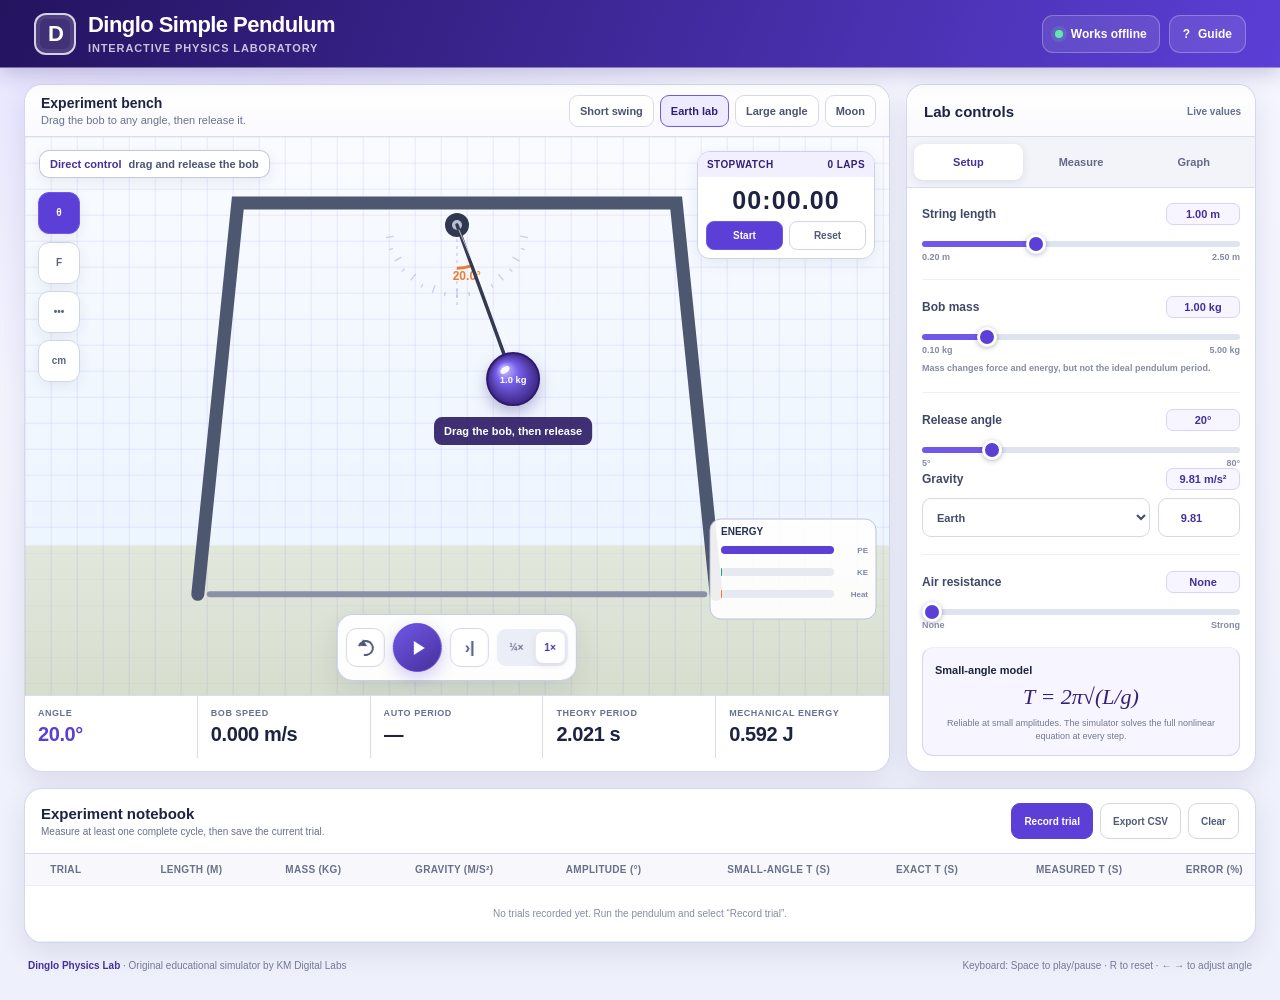
<file: simple-pendulum/index.html>
<!DOCTYPE html>
<html lang="en">
<head>
  <meta charset="UTF-8">
  <meta name="viewport" content="width=device-width, initial-scale=1.0, viewport-fit=cover">
  <meta name="theme-color" content="#5b3fd6">
  <meta name="description" content="An interactive simple pendulum laboratory by Dinglo. Explore period, energy, gravity, damping and large-angle motion.">
  <title>Dinglo Simple Pendulum Simulator</title>
  <link rel="stylesheet" href="styles.css">
</head>
<body>
  <header class="app-header">
    <div class="brand">
      <div class="brand-mark" aria-hidden="true">D</div>
      <div class="brand-copy">
        <h1 class="brand-name">Dinglo Simple Pendulum</h1>
        <p class="brand-subtitle">Interactive Physics Laboratory</p>
      </div>
    </div>
    <div class="header-actions">
      <div class="status-pill"><span class="status-dot"></span>Works offline</div>
      <button class="header-button" id="helpButton" type="button" aria-haspopup="dialog">
        <b aria-hidden="true">?</b><span>Guide</span>
      </button>
    </div>
  </header>

  <main class="app-shell">
    <section class="laboratory" aria-label="Pendulum simulation">
      <div class="lab-toolbar">
        <div class="toolbar-copy">
          <p class="toolbar-title">Experiment bench</p>
          <p class="toolbar-hint">Drag the bob to any angle, then release it.</p>
        </div>
        <div class="preset-row" aria-label="Experiment presets">
          <button class="preset-button" type="button" data-preset="short">Short swing</button>
          <button class="preset-button active" type="button" data-preset="earth">Earth lab</button>
          <button class="preset-button" type="button" data-preset="large">Large angle</button>
          <button class="preset-button" type="button" data-preset="moon">Moon</button>
        </div>
      </div>

      <div class="simulation-stage" id="simulationStage">
        <canvas id="simCanvas" aria-label="Animated pendulum. Drag the pendulum bob to set its release angle."></canvas>
        <div class="stage-badge"><strong>Direct control</strong> drag and release the bob</div>

        <div class="tool-rail" aria-label="Quick display tools">
          <button class="tool-button active" id="quickAngle" type="button" title="Show angle" aria-pressed="true">θ</button>
          <button class="tool-button" id="quickVector" type="button" title="Show vectors" aria-pressed="false">F</button>
          <button class="tool-button" id="quickTrail" type="button" title="Show motion trail" aria-pressed="false">•••</button>
          <button class="tool-button" id="quickRuler" type="button" title="Show ruler" aria-pressed="false">cm</button>
        </div>

        <div class="stopwatch" id="stopwatch">
          <div class="stopwatch-head"><span>Stopwatch</span><span id="lapCount">0 laps</span></div>
          <output class="stopwatch-time" id="stopwatchTime">00:00.00</output>
          <div class="stopwatch-actions">
            <button class="mini-button primary" id="stopwatchStart" type="button">Start</button>
            <button class="mini-button" id="stopwatchReset" type="button">Reset</button>
          </div>
        </div>

        <div class="transport" aria-label="Simulation playback">
          <button class="transport-button" id="resetButton" type="button" title="Reset experiment" aria-label="Reset experiment">
            <span class="reset-icon" aria-hidden="true"></span>
          </button>
          <button class="transport-button primary" id="playButton" type="button" title="Start simulation" aria-label="Start simulation">
            <span class="play-icon" id="playIcon" aria-hidden="true"></span>
          </button>
          <button class="transport-button" id="stepButton" type="button" title="Step forward" aria-label="Step simulation forward">
            <b aria-hidden="true">›|</b>
          </button>
          <div class="speed-toggle" aria-label="Playback speed">
            <button class="speed-button" type="button" data-speed="0.25">¼×</button>
            <button class="speed-button active" type="button" data-speed="1">1×</button>
          </div>
        </div>
      </div>

      <div class="metrics-strip" aria-live="polite">
        <div class="metric">
          <span class="metric-label">Angle</span>
          <output class="metric-value purple" id="angleMetric">20.0°</output>
        </div>
        <div class="metric">
          <span class="metric-label">Bob speed</span>
          <output class="metric-value" id="speedMetric">0.000 m/s</output>
        </div>
        <div class="metric">
          <span class="metric-label">Auto period</span>
          <output class="metric-value" id="periodMetric">—</output>
        </div>
        <div class="metric">
          <span class="metric-label">Theory period</span>
          <output class="metric-value" id="theoryMetric">2.022 s</output>
        </div>
        <div class="metric">
          <span class="metric-label">Mechanical energy</span>
          <output class="metric-value" id="energyMetric">0.592 J</output>
        </div>
      </div>
    </section>

    <aside class="control-panel" aria-label="Experiment controls">
      <div class="panel-heading">
        <h2>Lab controls</h2>
        <span>Live values</span>
      </div>
      <div class="panel-tabs" role="tablist" aria-label="Control categories">
        <button class="panel-tab active" id="setupTab" type="button" role="tab" aria-selected="true" aria-controls="setupPanel" data-tab="setup">Setup</button>
        <button class="panel-tab" id="measureTab" type="button" role="tab" aria-selected="false" aria-controls="measurePanel" data-tab="measure">Measure</button>
        <button class="panel-tab" id="graphTab" type="button" role="tab" aria-selected="false" aria-controls="graphPanel" data-tab="graph">Graph</button>
      </div>

      <section class="tab-panel active" id="setupPanel" role="tabpanel" aria-labelledby="setupTab">
        <div class="controls-columns">
          <div>
            <div class="control-group">
              <div class="control-title">
                <label for="lengthRange">String length</label>
                <output class="control-readout" id="lengthReadout">1.00 m</output>
              </div>
              <input class="range" id="lengthRange" type="range" min="0.20" max="2.50" step="0.01" value="1.00">
              <div class="range-limits"><span>0.20 m</span><span>2.50 m</span></div>
            </div>

            <div class="control-group">
              <div class="control-title">
                <label for="massRange">Bob mass</label>
                <output class="control-readout" id="massReadout">1.00 kg</output>
              </div>
              <input class="range" id="massRange" type="range" min="0.10" max="5.00" step="0.10" value="1.00">
              <div class="range-limits"><span>0.10 kg</span><span>5.00 kg</span></div>
              <p class="control-note">Mass changes force and energy, but not the ideal pendulum period.</p>
            </div>

            <div class="control-group">
              <div class="control-title">
                <label for="angleRange">Release angle</label>
                <output class="control-readout" id="angleReadout">20°</output>
              </div>
              <input class="range" id="angleRange" type="range" min="5" max="80" step="1" value="20">
              <div class="range-limits"><span>5°</span><span>80°</span></div>
            </div>
          </div>

          <div>
            <div class="control-group">
              <div class="control-title">
                <label for="gravitySelect">Gravity</label>
                <output class="control-readout" id="gravityReadout">9.81 m/s²</output>
              </div>
              <div class="gravity-row">
                <select class="select" id="gravitySelect" aria-label="Gravity preset">
                  <option value="1.62">Moon</option>
                  <option value="3.71">Mars</option>
                  <option value="9.81" selected>Earth</option>
                  <option value="11.15">Neptune</option>
                  <option value="24.79">Jupiter</option>
                  <option value="custom">Custom</option>
                </select>
                <input class="number-input" id="gravityInput" type="number" min="0.10" max="30" step="0.01" value="9.81" aria-label="Gravity in metres per second squared">
              </div>
            </div>

            <div class="control-group">
              <div class="control-title">
                <label for="dampingRange">Air resistance</label>
                <output class="control-readout" id="dampingReadout">None</output>
              </div>
              <input class="range" id="dampingRange" type="range" min="0" max="0.80" step="0.01" value="0">
              <div class="range-limits"><span>None</span><span>Strong</span></div>
            </div>

            <div class="control-group theory-card">
              <h3>Small-angle model</h3>
              <p class="formula">T = 2π√(L/g)</p>
              <p class="formula-caption">Reliable at small amplitudes. The simulator solves the full nonlinear equation at every step.</p>
            </div>
          </div>
        </div>
      </section>

      <section class="tab-panel" id="measurePanel" role="tabpanel" aria-labelledby="measureTab">
        <div class="control-group">
          <div class="control-title"><span>Display tools</span><span class="control-readout">Toggle</span></div>
          <div class="switch-grid">
            <label class="switch-card">Angle guide<input id="showAngle" type="checkbox" checked><span class="switch-ui"></span></label>
            <label class="switch-card">Force vectors<input id="showVectors" type="checkbox"><span class="switch-ui"></span></label>
            <label class="switch-card">Motion trail<input id="showTrail" type="checkbox"><span class="switch-ui"></span></label>
            <label class="switch-card">Length ruler<input id="showRuler" type="checkbox"><span class="switch-ui"></span></label>
            <label class="switch-card">Grid lines<input id="showGrid" type="checkbox" checked><span class="switch-ui"></span></label>
            <label class="switch-card">Crossing sound<input id="soundToggle" type="checkbox"><span class="switch-ui"></span></label>
          </div>
        </div>

        <div class="control-group measurement-card">
          <h3>Automatic measurements</h3>
          <div class="measurement-grid">
            <div class="measurement"><small>Small-angle T</small><strong id="smallPeriod">2.006 s</strong></div>
            <div class="measurement"><small>Nonlinear T</small><strong id="exactPeriod">2.022 s</strong></div>
            <div class="measurement"><small>Measured T</small><strong id="measuredPeriod">—</strong></div>
            <div class="measurement"><small>Difference</small><strong id="periodDifference">—</strong></div>
            <div class="measurement"><small>Tension</small><strong id="tensionValue">9.22 N</strong></div>
            <div class="measurement"><small>Angular speed</small><strong id="angularSpeedValue">0.000 rad/s</strong></div>
          </div>
        </div>

        <div class="control-group insight-card">
          <h3 id="insightTitle">What to notice</h3>
          <p id="insightText">At 20°, the exact period is slightly longer than the small-angle prediction. Reduce the angle below 10° and compare.</p>
        </div>
      </section>

      <section class="tab-panel" id="graphPanel" role="tabpanel" aria-labelledby="graphTab">
        <div class="chart-toolbar" aria-label="Graph type">
          <button class="chart-button active" type="button" data-chart="motion">Angle–time</button>
          <button class="chart-button" type="button" data-chart="energy">Energy</button>
          <button class="chart-button" type="button" data-chart="phase">Phase</button>
        </div>
        <div class="chart-wrap">
          <canvas id="graphCanvas" aria-label="Live graph of pendulum data"></canvas>
        </div>
        <div class="chart-legend" id="chartLegend"></div>
        <div class="control-group insight-card">
          <h3>Live graph</h3>
          <p id="graphHint">Angle is plotted against simulated time. Damping causes the peaks to shrink.</p>
        </div>
      </section>
    </aside>

    <section class="experiment-card" aria-labelledby="notebookTitle">
      <div class="experiment-header">
        <div class="experiment-title">
          <h2 id="notebookTitle">Experiment notebook</h2>
          <p>Measure at least one complete cycle, then save the current trial.</p>
        </div>
        <div class="experiment-actions">
          <button class="action-button primary" id="recordButton" type="button">Record trial</button>
          <button class="action-button" id="exportButton" type="button">Export CSV</button>
          <button class="action-button" id="clearButton" type="button">Clear</button>
        </div>
      </div>
      <div class="table-scroll">
        <table class="data-table">
          <thead>
            <tr>
              <th>Trial</th>
              <th>Length (m)</th>
              <th>Mass (kg)</th>
              <th>Gravity (m/s²)</th>
              <th>Amplitude (°)</th>
              <th>Small-angle T (s)</th>
              <th>Exact T (s)</th>
              <th>Measured T (s)</th>
              <th>Error (%)</th>
            </tr>
          </thead>
          <tbody id="trialBody">
            <tr class="empty-row"><td colspan="9">No trials recorded yet. Run the pendulum and select “Record trial”.</td></tr>
          </tbody>
        </table>
      </div>
    </section>

    <div class="footer-note">
      <span><strong>Dinglo Physics Lab</strong> · Original educational simulator by KM Digital Labs</span>
      <span>Keyboard: Space to play/pause · R to reset · ← → to adjust angle</span>
    </div>
  </main>

  <div class="modal-backdrop" id="helpModal" role="dialog" aria-modal="true" aria-labelledby="helpTitle">
    <div class="modal">
      <div class="modal-header">
        <h2 id="helpTitle">How to use this laboratory</h2>
        <button class="close-button" id="closeHelp" type="button" aria-label="Close guide">×</button>
      </div>
      <div class="modal-body">
        <div class="help-grid">
          <article class="help-card">
            <h3>1. Set the pendulum</h3>
            <p>Change length, mass, gravity, angle and air resistance. You can also grab the purple bob directly and release it.</p>
          </article>
          <article class="help-card">
            <h3>2. Make measurements</h3>
            <p>Use the stopwatch manually or wait for the automatic timer to detect a full period after two matching zero crossings.</p>
          </article>
          <article class="help-card">
            <h3>3. Compare models</h3>
            <p>The small-angle formula is shown beside the full nonlinear period. Large release angles reveal where the approximation breaks down.</p>
          </article>
          <article class="help-card">
            <h3>4. Record evidence</h3>
            <p>Save trials to the notebook and export a CSV file for graphs, reports or practical assignments.</p>
          </article>
        </div>
        <div class="keyboard-list">
          <kbd>Space</kbd><span>Play or pause the pendulum</span>
          <kbd>R</kbd><span>Reset the current experiment</span>
          <kbd>← / →</kbd><span>Decrease or increase the release angle</span>
          <kbd>Esc</kbd><span>Close this guide</span>
        </div>
      </div>
    </div>
  </div>

  <div class="toast" id="toast" role="status" aria-live="polite"></div>

  <script src="script.js"></script>
</body>
</html>
</file>
<file: styles.css>
:root {
  --bg: #06101d;
  --bg-2: #0a1727;
  --panel: rgba(14, 29, 47, 0.92);
  --panel-solid: #0f2033;
  --panel-2: #13283e;
  --line: #263e56;
  --line-strong: #3d5d79;
  --text: #edf7ff;
  --muted: #94abc0;
  --accent: #5bd8ff;
  --accent-2: #7ee7ba;
  --warning: #ffc857;
  --danger: #ff7a85;
  --success: #62e59b;
  --shadow: 0 20px 60px rgba(0,0,0,.28);
  --radius: 18px;
  --radius-sm: 11px;
  --font: Inter, ui-sans-serif, system-ui, -apple-system, BlinkMacSystemFont, "Segoe UI", sans-serif;
}

body.light {
  --bg: #eaf2f8;
  --bg-2: #f6f9fc;
  --panel: rgba(255,255,255,.92);
  --panel-solid: #ffffff;
  --panel-2: #edf5fb;
  --line: #c7d8e6;
  --line-strong: #9db8cc;
  --text: #102135;
  --muted: #60768a;
  --accent: #0079a8;
  --accent-2: #09825a;
  --warning: #a86d00;
  --danger: #c6424e;
  --success: #117448;
  --shadow: 0 18px 50px rgba(22,49,73,.12);
}

* { box-sizing: border-box; }
html { scroll-behavior: smooth; }
body {
  margin: 0;
  min-width: 320px;
  min-height: 100vh;
  color: var(--text);
  font-family: var(--font);
  background:
    radial-gradient(circle at 10% -10%, rgba(91,216,255,.14), transparent 34%),
    radial-gradient(circle at 90% 5%, rgba(126,231,186,.10), transparent 28%),
    linear-gradient(160deg, var(--bg), var(--bg-2));
}
button, input, select, textarea { font: inherit; }
button { cursor: pointer; }
button:disabled { cursor: not-allowed; opacity: .48; }
input, select, textarea {
  width: 100%;
  color: var(--text);
  background: var(--bg);
  border: 1px solid var(--line);
  border-radius: 10px;
  padding: 10px 12px;
  outline: none;
}
input:focus, select:focus, textarea:focus { border-color: var(--accent); box-shadow: 0 0 0 3px rgba(91,216,255,.12); }
input[type="range"] { padding: 0; accent-color: var(--accent); }
textarea { resize: vertical; line-height: 1.55; }
select option { background: var(--panel-solid); color: var(--text); }

.app-shell { width: min(1640px, 100%); margin: 0 auto; padding: 0 18px 30px; }
.topbar {
  position: sticky;
  top: 0;
  z-index: 50;
  display: flex;
  align-items: center;
  justify-content: space-between;
  gap: 20px;
  padding: 18px 2px 14px;
  background: linear-gradient(to bottom, var(--bg) 72%, transparent);
  backdrop-filter: blur(14px);
}
.brand-group { display: flex; align-items: center; gap: 13px; min-width: 0; }
.simulator-back-link {
  display: grid;
  width: 40px;
  height: 40px;
  flex: 0 0 40px;
  place-items: center;
  color: var(--text);
  border: 1px solid var(--line);
  border-radius: 11px;
  background: var(--panel-solid);
  text-decoration: none;
}
.simulator-back-link svg { width: 19px; height: 19px; }
.simulator-back-link:focus-visible { outline: 3px solid rgba(91,216,255,.22); outline-offset: 3px; }
.brand-mark { width: 49px; height: 49px; position: relative; flex: 0 0 auto; }
.brand-orbit { position: absolute; inset: 3px; border: 2px solid var(--accent); border-radius: 50%; transform: rotate(-26deg) scaleY(.46); box-shadow: 0 0 18px rgba(91,216,255,.3); }
.brand-core { position: absolute; width: 14px; height: 14px; border-radius: 50%; background: var(--accent-2); top: 18px; left: 18px; box-shadow: 0 0 18px rgba(126,231,186,.65); }
.eyebrow { margin: 0 0 4px; color: var(--accent); font-size: .72rem; font-weight: 800; letter-spacing: .13em; text-transform: uppercase; }
h1, h2, h3, p { margin-top: 0; }
h1 { margin-bottom: 0; font-size: clamp(1.15rem, 2vw, 1.65rem); line-height: 1.1; }
h2 { margin-bottom: 0; font-size: clamp(1.05rem, 1.6vw, 1.36rem); }
h3 { font-size: .96rem; }
.topbar-actions { display: flex; align-items: center; gap: 10px; }
.mode-switch { display: flex; gap: 4px; padding: 4px; border-radius: 12px; background: var(--panel-solid); border: 1px solid var(--line); }
.mode-btn, .section-tab { border: 0; color: var(--muted); background: transparent; font-weight: 750; }
.mode-btn { padding: 8px 11px; border-radius: 8px; }
.mode-btn.active { color: #06101d; background: var(--accent); }
.icon-btn { width: 39px; height: 39px; display: grid; place-items: center; padding: 0; border: 1px solid var(--line); border-radius: 11px; color: var(--text); background: var(--panel-solid); font-size: 1.1rem; }

.status-strip {
  display: flex;
  flex-wrap: wrap;
  gap: 11px 25px;
  align-items: center;
  margin-bottom: 12px;
  padding: 10px 15px;
  color: var(--muted);
  background: rgba(8,19,32,.72);
  border: 1px solid var(--line);
  border-radius: 12px;
  font-size: .83rem;
}
body.light .status-strip { background: rgba(255,255,255,.75); }
.status-strip strong { color: var(--text); }
.status-dot { display: inline-block; width: 9px; height: 9px; margin-right: 7px; border-radius: 50%; background: #67798a; }
.status-dot.on { background: var(--success); box-shadow: 0 0 10px var(--success); }
.status-dot.warming { background: var(--warning); box-shadow: 0 0 10px var(--warning); }

.section-tabs {
  display: flex;
  gap: 6px;
  overflow-x: auto;
  margin-bottom: 14px;
  padding: 6px;
  background: var(--panel);
  border: 1px solid var(--line);
  border-radius: 13px;
  box-shadow: var(--shadow);
}
.section-tab { flex: 1; min-width: 145px; padding: 10px 12px; border-radius: 9px; white-space: nowrap; }
.section-tab.active { color: var(--text); background: var(--panel-2); box-shadow: inset 0 0 0 1px var(--line); }
.app-section { display: none; }
.app-section.active { display: block; animation: fadeIn .22s ease; }
@keyframes fadeIn { from { opacity: .35; transform: translateY(3px); } to { opacity: 1; transform: none; } }

.main-grid { display: grid; grid-template-columns: minmax(0, 1fr) 365px; gap: 14px; align-items: start; }
.bench-column { display: grid; gap: 14px; align-content: start; min-width: 0; }
.lower-grid { display: grid; grid-template-columns: .85fr 1.15fr; gap: 14px; margin-top: 0; }
.panel {
  min-width: 0;
  padding: 18px;
  background: var(--panel);
  border: 1px solid var(--line);
  border-radius: var(--radius);
  box-shadow: var(--shadow);
  backdrop-filter: blur(12px);
}
.panel-heading { display: flex; justify-content: space-between; align-items: flex-start; gap: 14px; margin-bottom: 15px; }
.panel-heading.compact { margin-bottom: 12px; }
.panel-actions, .bench-actions, .report-actions { display: flex; gap: 8px; flex-wrap: wrap; justify-content: flex-end; }
.btn {
  display: inline-flex;
  align-items: center;
  justify-content: center;
  min-height: 39px;
  padding: 9px 13px;
  border: 1px solid transparent;
  border-radius: 10px;
  font-weight: 800;
  color: var(--text);
  background: var(--panel-2);
  transition: transform .15s ease, filter .15s ease, border-color .15s ease;
}
.btn:hover:not(:disabled), .icon-btn:hover:not(:disabled), .mode-btn:hover, .section-tab:hover { filter: brightness(1.1); transform: translateY(-1px); }
.btn.primary { color: #04101a; background: linear-gradient(135deg, var(--accent), #86edff); }
.btn.secondary { border-color: var(--line-strong); background: var(--panel-2); }
.btn.ghost { border-color: var(--line); background: transparent; }
.btn.danger-outline { color: var(--danger); border-color: rgba(255,122,133,.45); background: transparent; }
.btn.full { width: 100%; }

.warmup-wrap { margin-bottom: 13px; padding: 11px 13px; border: 1px solid rgba(255,200,87,.3); border-radius: 11px; background: rgba(255,200,87,.06); }
.warmup-label { display: flex; justify-content: space-between; margin-bottom: 8px; color: var(--warning); font-size: .82rem; font-weight: 800; }
.progress { height: 8px; overflow: hidden; background: var(--bg); border-radius: 999px; }
.progress span { display: block; width: 0; height: 100%; background: linear-gradient(90deg, var(--warning), #fff19c); transition: width .3s ease; }
.microcopy { margin: 8px 0 0; color: var(--muted); font-size: .77rem; line-height: 1.45; }

.apparatus-stage { overflow: hidden; border: 1px solid var(--line); border-radius: 15px; background: linear-gradient(160deg, #091727, #06101b); }
body.light .apparatus-stage { background: linear-gradient(160deg, #dceaf4, #edf6fb); }
#apparatusSvg { display: block; width: 100%; height: auto; min-height: 320px; }
.apparatus-readouts { display: grid; grid-template-columns: repeat(4, 1fr); gap: 1px; background: var(--line); border-top: 1px solid var(--line); }
.apparatus-readouts div { min-width: 0; padding: 12px 13px; background: var(--panel-solid); }
.apparatus-readouts span, .metric-grid span, .material-card span { display: block; margin-bottom: 5px; color: var(--muted); font-size: .72rem; }
.apparatus-readouts strong, .metric-grid strong { display: block; overflow: hidden; text-overflow: ellipsis; white-space: nowrap; font-size: .93rem; }
.bench-message { margin-top: 12px; padding: 11px 13px; border-radius: 10px; font-size: .86rem; line-height: 1.45; }
.bench-message.info { background: rgba(91,216,255,.08); border: 1px solid rgba(91,216,255,.28); }
.bench-message.warn { background: rgba(255,200,87,.08); border: 1px solid rgba(255,200,87,.32); }
.bench-message.error { background: rgba(255,122,133,.08); border: 1px solid rgba(255,122,133,.35); }
.bench-message.success { background: rgba(98,229,155,.08); border: 1px solid rgba(98,229,155,.32); }

.controls-panel { align-self: start; }
.control-section { padding: 13px 0; border-top: 1px solid var(--line); }
.control-section:first-of-type { padding-top: 0; border-top: 0; }
.control-section h3 { margin: 0 0 10px; color: var(--accent-2); }
.field { display: block; margin-bottom: 11px; }
.field > span { display: flex; justify-content: space-between; gap: 8px; margin-bottom: 6px; color: var(--muted); font-size: .79rem; font-weight: 700; }
.field output { color: var(--text); }
.two-col { display: grid; grid-template-columns: 1fr 1fr; gap: 10px; }
.material-card { padding: 10px 12px; border: 1px solid var(--line); border-radius: 10px; background: var(--bg); }
.material-card strong { display: block; font-size: 1.08rem; }
.material-card small { color: var(--muted); }
.voltage-entry { display: grid; grid-template-columns: auto 1fr auto; gap: 7px; margin: -2px 0 11px; }
.step-btn { border: 1px solid var(--line); border-radius: 9px; color: var(--text); background: var(--panel-2); font-weight: 800; }
.calibration-box { padding: 11px; border: 1px solid var(--line); border-radius: 11px; background: rgba(0,0,0,.08); }
.switch-row { display: flex; align-items: center; justify-content: space-between; gap: 10px; margin-bottom: 10px; color: var(--muted); font-size: .82rem; font-weight: 700; }
.switch-row input { position: absolute; opacity: 0; width: 0; }
.switch { position: relative; width: 43px; height: 24px; flex: 0 0 auto; border-radius: 999px; background: #516173; transition: .2s; }
.switch::after { content: ""; position: absolute; width: 18px; height: 18px; left: 3px; top: 3px; border-radius: 50%; background: white; transition: .2s; }
.switch-row input:checked + .switch { background: var(--accent-2); }
.switch-row input:checked + .switch::after { transform: translateX(19px); }
.actions-grid { margin-bottom: 11px; }

.checklist { display: grid; gap: 8px; }
.check-item { display: flex; gap: 10px; align-items: flex-start; padding: 10px; border: 1px solid var(--line); border-radius: 10px; color: var(--muted); background: rgba(0,0,0,.04); font-size: .83rem; }
.check-item.done { color: var(--text); border-color: rgba(98,229,155,.36); background: rgba(98,229,155,.06); }
.check-icon { width: 20px; height: 20px; display: grid; place-items: center; flex: 0 0 auto; border-radius: 50%; background: var(--bg); color: var(--muted); font-size: .72rem; font-weight: 900; }
.check-item.done .check-icon { color: #06101d; background: var(--success); }
.equation-card { padding: 16px; text-align: center; border: 1px solid rgba(91,216,255,.25); border-radius: 13px; background: rgba(91,216,255,.06); }
.equation-card p { margin-bottom: 7px; color: var(--muted); font-size: .78rem; }
.equation-card strong { color: var(--accent); font-family: Georgia, serif; font-size: 1.42rem; }
.metric-grid { display: grid; grid-template-columns: repeat(4, 1fr); gap: 8px; margin-top: 10px; }
.metric-grid div { padding: 11px; border: 1px solid var(--line); border-radius: 10px; background: var(--bg); }
.explanation { margin: 12px 0 0; color: var(--muted); line-height: 1.55; font-size: .87rem; }

.notebook-grid { display: grid; grid-template-columns: 1fr 1fr; gap: 14px; }
.full-span { grid-column: 1 / -1; }
.table-wrap { max-height: 420px; overflow: auto; border: 1px solid var(--line); border-radius: 12px; }
table { width: 100%; border-collapse: collapse; font-size: .78rem; }
th, td { padding: 9px 10px; border-bottom: 1px solid var(--line); text-align: right; white-space: nowrap; }
th { position: sticky; top: 0; z-index: 2; color: var(--muted); background: var(--panel-solid); font-size: .7rem; letter-spacing: .03em; }
th:first-child, td:first-child { text-align: center; }
td:last-child, th:last-child { text-align: center; }
tr:hover td { background: rgba(91,216,255,.035); }
.delete-row { border: 0; color: var(--danger); background: transparent; font-size: 1rem; }
.graph-controls { display: flex; align-items: center; gap: 8px; }
.graph-controls select { min-width: 130px; }
.canvas-wrap { position: relative; min-height: 300px; border: 1px solid var(--line); border-radius: 12px; overflow: hidden; background: var(--bg); }
canvas { display: block; width: 100%; height: auto; }
.analysis-summary { margin-top: 10px; padding: 11px 12px; border: 1px solid var(--line); border-radius: 10px; color: var(--muted); background: rgba(0,0,0,.05); font-size: .82rem; line-height: 1.5; }
.manual-vs-entry { display: grid; grid-template-columns: repeat(3, 1fr) auto; align-items: end; gap: 8px; margin-bottom: 10px; }
.manual-vs-entry label { color: var(--muted); font-size: .72rem; font-weight: 750; }
.manual-vs-entry input { margin-top: 5px; }
.notes-panel textarea { min-height: 180px; }

.theory-grid { display: grid; grid-template-columns: 1.2fr .8fr; gap: 14px; }
.theory-content p, .theory-content li { color: var(--muted); line-height: 1.7; }
.theory-content h3 { margin-top: 22px; color: var(--accent-2); }
.theory-equations { display: grid; grid-template-columns: 1fr 1fr; gap: 9px; margin: 18px 0; }
.theory-equations div { padding: 14px; border: 1px solid var(--line); border-radius: 11px; background: var(--bg); }
.theory-equations span { display: block; margin-bottom: 7px; color: var(--muted); font-size: .73rem; }
.theory-equations strong { color: var(--accent); font-family: Georgia, serif; }
.quiz-form { display: grid; gap: 12px; }
.quiz-form fieldset { display: grid; gap: 8px; margin: 0; padding: 13px; border: 1px solid var(--line); border-radius: 11px; }
.quiz-form legend { padding: 0 5px; color: var(--text); font-size: .83rem; font-weight: 800; line-height: 1.4; }
.quiz-form label { display: flex; align-items: center; gap: 8px; color: var(--muted); font-size: .8rem; line-height: 1.4; }
.quiz-form input[type="radio"] { width: auto; }
.quiz-result { min-height: 22px; color: var(--muted); font-size: .84rem; }
.investigation-cards { display: grid; grid-template-columns: repeat(4, 1fr); gap: 10px; }
.investigation-cards > div { padding: 15px; border: 1px solid var(--line); border-radius: 12px; background: var(--bg); }
.investigation-cards strong { display: block; color: var(--accent); font-size: .72rem; text-transform: uppercase; letter-spacing: .08em; }
.investigation-cards span { display: block; margin: 8px 0; font-weight: 850; }
.investigation-cards p { margin: 0; color: var(--muted); font-size: .8rem; line-height: 1.5; }

.report-grid { display: grid; grid-template-columns: 1.05fr .95fr; gap: 14px; }
.form-grid { display: grid; grid-template-columns: 1fr 1fr; gap: 2px 12px; }
.file-label input { display: none; }
.completion-list { display: grid; gap: 8px; margin-bottom: 14px; }
.completion-item { display: flex; justify-content: space-between; gap: 12px; padding: 10px 11px; border: 1px solid var(--line); border-radius: 10px; color: var(--muted); font-size: .8rem; }
.completion-item.ok { border-color: rgba(98,229,155,.3); color: var(--text); }
.completion-item strong { color: inherit; }
.mini-report { max-height: 610px; overflow: auto; padding: 18px; border: 1px solid var(--line); border-radius: 12px; background: #fff; color: #17212b; font-family: Georgia, serif; }
.mini-report h3 { margin: 18px 0 7px; }
.mini-report p, .mini-report li { line-height: 1.55; font-size: .83rem; }
.mini-report table { color: #17212b; font-family: Arial, sans-serif; }
.mini-report th { position: static; background: #eef2f5; color: #35424d; }
.mini-report td, .mini-report th { border: 1px solid #cbd4dc; }

footer { display: flex; justify-content: space-between; gap: 20px; padding: 22px 4px 0; color: var(--muted); font-size: .77rem; }
footer div:first-child { display: grid; gap: 3px; }
footer strong { color: var(--text); }

.manual-dialog { width: min(780px, calc(100% - 28px)); max-height: 88vh; padding: 0; color: var(--text); background: var(--panel-solid); border: 1px solid var(--line); border-radius: 18px; box-shadow: 0 30px 100px rgba(0,0,0,.5); }
.manual-dialog::backdrop { background: rgba(0,0,0,.7); backdrop-filter: blur(5px); }
.dialog-heading { position: sticky; top: 0; display: flex; justify-content: space-between; align-items: center; gap: 12px; padding: 17px 19px; background: var(--panel-solid); border-bottom: 1px solid var(--line); z-index: 2; }
.manual-content { padding: 18px 22px 24px; overflow: auto; }
.manual-content ol { padding-left: 22px; }
.manual-content li { margin-bottom: 12px; color: var(--muted); line-height: 1.55; }
.manual-content li strong { color: var(--text); }
.manual-warning { margin: 18px 0; padding: 13px; border: 1px solid rgba(255,200,87,.35); border-radius: 11px; color: var(--warning); background: rgba(255,200,87,.06); }

.toast-container { position: fixed; right: 18px; bottom: 18px; z-index: 100; display: grid; gap: 8px; width: min(380px, calc(100% - 36px)); pointer-events: none; }
.toast { padding: 12px 14px; border: 1px solid var(--line); border-radius: 11px; color: var(--text); background: var(--panel-solid); box-shadow: var(--shadow); animation: toastIn .2s ease; font-size: .84rem; }
.toast.success { border-color: rgba(98,229,155,.45); }
.toast.error { border-color: rgba(255,122,133,.55); }
.toast.warning { border-color: rgba(255,200,87,.55); }
@keyframes toastIn { from { transform: translateY(10px); opacity: 0; } to { transform: none; opacity: 1; } }

.assessment-mode .learn-only { display: none !important; }
.laboratory-mode .learn-only { display: none !important; }
.assessment-mode #cathodeSelect { color: transparent; text-shadow: 0 0 8px var(--text); }
.assessment-mode #cathodeSelect option { color: var(--text); }
.assessment-mode .theory-equations { opacity: .72; }

@media (max-width: 1180px) {
  .main-grid { grid-template-columns: 1fr; }
  .controls-panel { display: grid; grid-template-columns: repeat(2, 1fr); gap: 0 18px; }
  .controls-panel .panel-heading { grid-column: 1 / -1; }
  .control-section:nth-of-type(odd) { border-right: 1px solid var(--line); padding-right: 18px; }
  .control-section:nth-of-type(even) { padding-left: 0; }
  .notebook-grid, .theory-grid, .report-grid { grid-template-columns: 1fr; }
  .full-span { grid-column: 1; }
  .investigation-cards { grid-template-columns: repeat(2, 1fr); }
}

@media (max-width: 760px) {
  .app-shell { padding: 0 9px 22px; }
  .topbar { position: relative; align-items: flex-start; flex-direction: column; padding-top: 13px; }
  .topbar-actions { width: 100%; flex-wrap: wrap; }
  .mode-switch { flex: 1; }
  .mode-btn { flex: 1; }
  .status-strip { gap: 8px 14px; }
  .section-tabs { display: grid; grid-template-columns: 1fr 1fr; overflow: visible; }
  .section-tab { min-width: 0; }
  .panel { padding: 13px; border-radius: 14px; }
  .panel-heading { align-items: stretch; flex-direction: column; }
  .bench-actions, .panel-actions { justify-content: stretch; }
  .bench-actions .btn, .panel-actions .btn { flex: 1; }
  #apparatusSvg { min-width: 760px; }
  .apparatus-stage { overflow-x: auto; }
  .apparatus-readouts { grid-template-columns: 1fr 1fr; min-width: 520px; }
  .controls-panel { display: block; }
  .control-section:nth-of-type(odd) { border-right: 0; padding-right: 0; }
  .lower-grid { grid-template-columns: 1fr; }
  .metric-grid { grid-template-columns: 1fr 1fr; }
  .notebook-grid { display: block; }
  .notebook-grid > .panel { margin-bottom: 12px; }
  .manual-vs-entry { grid-template-columns: 1fr 1fr; }
  .manual-vs-entry .btn { grid-column: 1 / -1; }
  .theory-equations, .form-grid { grid-template-columns: 1fr; }
  .investigation-cards { grid-template-columns: 1fr; }
  footer { flex-direction: column; }
}

@media (max-width: 460px) {
  .two-col { grid-template-columns: 1fr; }
  .metric-grid { grid-template-columns: 1fr; }
  .manual-vs-entry { grid-template-columns: 1fr; }
  .manual-vs-entry .btn { grid-column: 1; }
  .report-actions .btn { width: 100%; }
}

@media print {
  body { background: white; color: black; }
  .topbar, .status-strip, .section-tabs, #section-bench, #section-notebook, #section-theory, footer, .toast-container, .report-form-panel, .panel-heading { display: none !important; }
  #section-report { display: block !important; }
  .report-grid { display: block; }
  .report-preview-panel { border: 0; box-shadow: none; padding: 0; }
  .completion-list { display: none; }
  .mini-report { max-height: none; overflow: visible; border: 0; padding: 0; }
}
</file>
<file: blackbody-spectrum/style.css>
:root{
      --bg:#070708;
      --panel:#101013;
      --panel-2:#15151a;
      --line:#26262d;
      --text:#f4f4f5;
      --muted:#9b9ba5;
      --soft:#cfcfd5;
      --accent:#f6f1ea;
      --shadow:0 24px 80px rgba(0,0,0,.38);
      --radius:22px;
    }

    *{box-sizing:border-box}
    html{scroll-behavior:smooth}
    body{
      margin:0;
      min-height:100vh;
      background:
        radial-gradient(circle at 15% 0%, rgba(255,255,255,.055), transparent 28%),
        linear-gradient(180deg,#09090b 0%,#050506 100%);
      color:var(--text);
      font-family:Inter,ui-sans-serif,system-ui,-apple-system,BlinkMacSystemFont,"Segoe UI",sans-serif;
    }

    button,input{font:inherit}
    button{cursor:pointer}

    .app{
      width:min(1500px,calc(100% - 28px));
      margin:0 auto;
      padding:22px 0 34px;
    }

    .topbar{
      display:flex;
      align-items:center;
      justify-content:space-between;
      gap:18px;
      margin-bottom:18px;
    }

    .brand{
      display:flex;
      align-items:center;
      gap:12px;
      min-width:0;
    }

    .logo{
      width:44px;
      height:44px;
      border-radius:14px;
      border:1px solid #2b2b31;
      display:grid;
      place-items:center;
      background:#f5f5f5;
      color:#050506;
      font-size:20px;
      font-weight:900;
      letter-spacing:-.04em;
      box-shadow:0 10px 32px rgba(255,255,255,.08);
    }

    .brand h1{
      margin:0;
      font-size:18px;
      letter-spacing:-.02em;
    }

    .brand p{
      margin:3px 0 0;
      color:var(--muted);
      font-size:12px;
    }

    .badge{
      border:1px solid var(--line);
      color:#d5d5da;
      background:#0d0d10;
      border-radius:999px;
      padding:9px 12px;
      font-size:12px;
      white-space:nowrap;
    }

    .hero{
      display:grid;
      grid-template-columns:minmax(0,1fr) 330px;
      gap:18px;
      align-items:stretch;
    }

    .main-card,.side-card,.stat-card,.info-card{
      border:1px solid var(--line);
      background:linear-gradient(180deg,rgba(18,18,22,.96),rgba(11,11,14,.96));
      box-shadow:var(--shadow);
      border-radius:var(--radius);
    }

    .main-card{
      padding:20px;
      min-width:0;
    }

    .section-title{
      display:flex;
      align-items:flex-start;
      justify-content:space-between;
      gap:16px;
      margin-bottom:16px;
    }

    .section-title h2{
      margin:0;
      font-size:22px;
      letter-spacing:-.025em;
    }

    .section-title p{
      margin:5px 0 0;
      color:var(--muted);
      font-size:13px;
      line-height:1.55;
    }

    .graph-shell{
      position:relative;
      height:520px;
      background:
        linear-gradient(rgba(255,255,255,.025) 1px,transparent 1px),
        linear-gradient(90deg,rgba(255,255,255,.025) 1px,transparent 1px),
        #09090b;
      background-size:44px 44px;
      border:1px solid #222229;
      border-radius:18px;
      overflow:hidden;
    }

    canvas{
      width:100%;
      height:100%;
      display:block;
    }

    .graph-note{
      position:absolute;
      top:14px;
      left:14px;
      padding:8px 10px;
      border-radius:10px;
      background:rgba(6,6,8,.72);
      border:1px solid rgba(255,255,255,.08);
      backdrop-filter:blur(8px);
      color:#bebec6;
      font-size:11px;
      pointer-events:none;
    }


    .zoom-controls{
      position:absolute;
      top:14px;
      right:14px;
      display:flex;
      align-items:center;
      gap:7px;
      padding:6px;
      border:1px solid rgba(255,255,255,.08);
      border-radius:12px;
      background:rgba(6,6,8,.78);
      backdrop-filter:blur(8px);
    }

    .zoom-btn,.zoom-reset{
      border:1px solid #303038;
      background:#111115;
      color:#f4f4f5;
      border-radius:9px;
      height:34px;
      min-width:34px;
      padding:0 10px;
      font-weight:800;
      line-height:1;
    }

    .zoom-btn{font-size:20px;}
    .zoom-reset{font-size:11px;font-weight:700;}
    .zoom-btn:hover,.zoom-reset:hover{background:#1a1a20;}

    .legend{
      display:flex;
      flex-wrap:wrap;
      gap:12px;
      margin-top:13px;
      color:var(--muted);
      font-size:12px;
    }

    .legend-item{
      display:flex;
      align-items:center;
      gap:7px;
    }

    .dot{
      width:8px;
      height:8px;
      border-radius:50%;
      background:#fff;
    }

    .line-dot{
      width:18px;
      height:2px;
      background:#fff;
      border-radius:2px;
    }

    .side{
      display:grid;
      gap:18px;
    }

    .side-card{
      padding:19px;
    }

    .side-card h3{
      margin:0 0 4px;
      font-size:15px;
    }

    .side-card .sub{
      color:var(--muted);
      font-size:12px;
      margin-bottom:18px;
      line-height:1.5;
    }

    .temp-display{
      display:flex;
      align-items:flex-end;
      gap:7px;
      margin-bottom:15px;
    }

    .temp-display strong{
      font-size:44px;
      line-height:1;
      letter-spacing:-.05em;
    }

    .temp-display span{
      color:var(--muted);
      padding-bottom:5px;
    }

    .slider-wrap{
      margin:16px 0 8px;
    }

    input[type="range"]{
      width:100%;
      accent-color:#fff;
    }

    .range-labels{
      display:flex;
      justify-content:space-between;
      color:#777781;
      font-size:10px;
      margin-top:5px;
    }

    .preset-grid{
      display:grid;
      grid-template-columns:repeat(2,1fr);
      gap:8px;
      margin-top:15px;
    }

    .preset{
      border:1px solid #2b2b32;
      background:#111115;
      color:#e8e8ea;
      border-radius:12px;
      padding:10px 9px;
      font-size:12px;
      transition:.2s ease;
    }

    .preset:hover{
      background:#18181e;
      transform:translateY(-1px);
    }

    .preset.active{
      background:#f4f4f5;
      color:#09090b;
      border-color:#f4f4f5;
      font-weight:700;
    }

    .toggle-row{
      display:flex;
      align-items:center;
      justify-content:space-between;
      gap:10px;
      padding:11px 0;
      border-bottom:1px solid #222228;
      color:#d0d0d5;
      font-size:12px;
    }

    .toggle-row:last-child{border-bottom:0;padding-bottom:0}

    .switch{
      position:relative;
      width:42px;
      height:23px;
      background:#26262c;
      border-radius:999px;
      border:1px solid #34343a;
      transition:.2s;
      flex:none;
    }

    .switch::after{
      content:"";
      position:absolute;
      width:17px;
      height:17px;
      top:2px;
      left:2px;
      border-radius:50%;
      background:#8b8b94;
      transition:.2s;
    }

    .switch.on{
      background:#f3f3f4;
      border-color:#f3f3f4;
    }

    .switch.on::after{
      left:21px;
      background:#0a0a0b;
    }

    .stats{
      margin-top:18px;
      display:grid;
      grid-template-columns:repeat(4,1fr);
      gap:14px;
    }

    .stat-card{
      padding:17px;
    }

    .stat-label{
      color:var(--muted);
      font-size:11px;
      text-transform:uppercase;
      letter-spacing:.08em;
      margin-bottom:8px;
    }

    .stat-value{
      font-size:21px;
      font-weight:800;
      letter-spacing:-.03em;
      overflow-wrap:anywhere;
    }

    .stat-desc{
      margin-top:6px;
      color:#777781;
      font-size:11px;
      line-height:1.45;
    }

    .bottom-grid{
      display:grid;
      grid-template-columns:1.2fr .8fr;
      gap:18px;
      margin-top:18px;
    }

    .info-card{
      padding:20px;
    }

    .info-card h3{
      margin:0 0 10px;
      font-size:16px;
    }

    .info-card p{
      margin:0;
      color:#a5a5ae;
      font-size:13px;
      line-height:1.7;
    }

    .formula{
      margin-top:14px;
      padding:13px 14px;
      border:1px solid #27272d;
      border-radius:13px;
      background:#0b0b0e;
      color:#e6e6e9;
      font-family:"SFMono-Regular",Consolas,monospace;
      font-size:12px;
      overflow:auto;
    }

    .spectrum-preview{
      height:76px;
      margin-top:14px;
      border-radius:14px;
      border:1px solid #24242a;
      position:relative;
      overflow:hidden;
      background:linear-gradient(90deg,#30104f 0%,#3723a8 14%,#155eea 27%,#00a6ff 36%,#00d87c 48%,#d8ee00 62%,#ffb100 75%,#ff4b18 87%,#651016 100%);
    }

    .preview-overlay{
      position:absolute;
      inset:0;
      background:linear-gradient(180deg,rgba(255,255,255,.1),rgba(0,0,0,.48));
    }

    .peak-marker{
      position:absolute;
      top:0;
      bottom:0;
      width:2px;
      background:#fff;
      box-shadow:0 0 13px #fff;
    }

    footer{
      text-align:center;
      color:#686872;
      font-size:11px;
      padding:24px 0 0;
    }

    @media (max-width:1050px){
      .hero{grid-template-columns:1fr}
      .side{grid-template-columns:1fr 1fr}
      .stats{grid-template-columns:repeat(2,1fr)}
      .graph-shell{height:470px}
    }

    @media (max-width:720px){
      .app{width:min(100% - 18px,1500px);padding-top:12px}
      .topbar{align-items:flex-start}
      .badge{display:none}
      .main-card,.side-card,.stat-card,.info-card{border-radius:18px}
      .main-card{padding:13px}
      .side{grid-template-columns:1fr}
      .stats{grid-template-columns:1fr 1fr;gap:9px}
      .bottom-grid{grid-template-columns:1fr}
      .graph-shell{height:400px}
      .section-title{display:block}
      .section-title h2{font-size:19px}
      .stat-value{font-size:17px}
    }

    @media (max-width:470px){
      .graph-shell{height:330px}
      .stats{grid-template-columns:1fr}
      .temp-display strong{font-size:39px}
    }
</file>
<file: ohms-law/styles.css>
:root {
  color-scheme: dark;
  --bg: #07111f;
  --bg-deep: #040a13;
  --surface: #0a1727;
  --panel: rgba(16, 30, 51, 0.94);
  --panel-solid: #101e33;
  --panel-soft: rgba(25, 43, 70, 0.72);
  --line: rgba(157, 177, 217, 0.18);
  --line-strong: rgba(157, 177, 217, 0.34);
  --text: #f4f7ff;
  --muted: #aebbd3;
  --quiet: #7f90ad;
  --blue: #6ea8ff;
  --cyan: #48d7e8;
  --purple: #a98bff;
  --orange: #ffb05f;
  --pink: #ff7ca8;
  --green: #62dfb3;
  --danger: #ff7a85;
  --shadow: 0 24px 60px rgba(0, 0, 0, 0.3);
  --radius: 20px;
  --radius-sm: 12px;
  font-family: Inter, ui-sans-serif, -apple-system, BlinkMacSystemFont, "Segoe UI", sans-serif;
}

* { box-sizing: border-box; }
html { scroll-behavior: smooth; }
body {
  min-width: 320px;
  margin: 0;
  background:
    radial-gradient(circle at 11% -10%, rgba(72, 215, 232, 0.13), transparent 29rem),
    radial-gradient(circle at 88% 5%, rgba(169, 139, 255, 0.12), transparent 31rem),
    linear-gradient(180deg, var(--bg) 0%, var(--bg-deep) 100%);
  color: var(--text);
}

body::before {
  position: fixed;
  z-index: -1;
  inset: 0;
  background-image:
    linear-gradient(rgba(110, 168, 255, 0.018) 1px, transparent 1px),
    linear-gradient(90deg, rgba(110, 168, 255, 0.018) 1px, transparent 1px);
  background-size: 40px 40px;
  content: "";
  pointer-events: none;
}

button, input { font: inherit; }
button, a { -webkit-tap-highlight-color: transparent; }
button { color: inherit; }
a { color: inherit; }
button:focus-visible, a:focus-visible, input:focus-visible {
  outline: 3px solid rgba(72, 215, 232, 0.44);
  outline-offset: 3px;
}

.skip-link {
  position: fixed;
  z-index: 100;
  top: 10px;
  left: 10px;
  padding: 11px 15px;
  border-radius: 8px;
  background: var(--cyan);
  color: #06101d;
  font-size: 13px;
  font-weight: 800;
  text-decoration: none;
  transform: translateY(-160%);
}
.skip-link:focus { transform: translateY(0); }

.app-shell {
  width: min(1480px, calc(100% - 44px));
  margin: 0 auto;
  padding-bottom: 48px;
}

.topbar {
  position: sticky;
  z-index: 20;
  top: 0;
  display: flex;
  min-height: 92px;
  align-items: center;
  justify-content: space-between;
  gap: 24px;
  border-bottom: 1px solid var(--line);
  background: rgba(7, 17, 31, 0.86);
  backdrop-filter: blur(18px);
}

.brand, .footer-brand {
  display: inline-flex;
  align-items: center;
  gap: 14px;
  text-decoration: none;
}

.brand-mark {
  display: grid;
  flex: 0 0 42px;
  width: 42px;
  height: 42px;
  place-items: center;
  border: 1px solid rgba(72, 215, 232, 0.5);
  border-radius: 11px;
  background: linear-gradient(145deg, rgba(72, 215, 232, 0.2), rgba(110, 168, 255, 0.08));
  box-shadow: inset 0 0 22px rgba(72, 215, 232, 0.08), 0 0 24px rgba(72, 215, 232, 0.08);
  color: var(--cyan);
  font-size: 21px;
  font-weight: 900;
  letter-spacing: -0.07em;
}

.brand-copy { display: flex; flex-direction: column; line-height: 1.05; }
.brand-kicker {
  margin-bottom: 5px;
  color: var(--cyan);
  font-family: ui-monospace, SFMono-Regular, Menlo, Consolas, monospace;
  font-size: 9px;
  font-weight: 800;
  letter-spacing: 0.17em;
  text-transform: uppercase;
}
.brand-copy strong { font-size: 17px; letter-spacing: -0.025em; }
.brand-copy small { margin-top: 5px; color: var(--quiet); font-size: 10px; }

.topbar-actions { display: flex; align-items: center; gap: 9px; }
.live-pill, .quiet-button, .status-chip, .model-badge, .slope-badge {
  border: 1px solid var(--line);
  border-radius: 999px;
  font-family: ui-monospace, SFMono-Regular, Menlo, Consolas, monospace;
  font-size: 9px;
  font-weight: 700;
  letter-spacing: 0.06em;
  text-transform: uppercase;
}
.live-pill {
  display: inline-flex;
  align-items: center;
  gap: 8px;
  min-height: 36px;
  padding: 0 13px;
  color: var(--green);
}
.live-pill i, .status-dot {
  display: inline-block;
  width: 7px;
  height: 7px;
  border-radius: 50%;
  background: var(--green);
  box-shadow: 0 0 0 5px rgba(98, 223, 179, 0.1), 0 0 14px rgba(98, 223, 179, 0.55);
}
.quiet-button {
  display: inline-flex;
  min-height: 36px;
  align-items: center;
  gap: 6px;
  padding: 0 13px;
  border-radius: 9px;
  background: rgba(25, 43, 70, 0.42);
  color: var(--muted);
  cursor: pointer;
  text-decoration: none;
  transition: 160ms ease;
}
.quiet-button:hover { border-color: var(--line-strong); background: var(--panel-soft); color: var(--text); }

.status-strip {
  display: flex;
  min-height: 40px;
  align-items: center;
  gap: 0;
  border-bottom: 1px solid var(--line);
  color: var(--quiet);
  font-family: ui-monospace, SFMono-Regular, Menlo, Consolas, monospace;
  font-size: 9px;
  letter-spacing: 0.04em;
  text-transform: uppercase;
}
.status-strip > span {
  display: inline-flex;
  min-height: 18px;
  align-items: center;
  gap: 7px;
  padding: 0 18px;
  border-right: 1px solid var(--line);
}
.status-strip > span:first-child { padding-left: 0; }
.status-strip > span:last-child { border-right: 0; }
.status-strip b { color: var(--muted); font-weight: 700; }
.status-dot { width: 5px; height: 5px; box-shadow: none; }
.status-dot.flowing { background: var(--cyan); box-shadow: 0 0 10px rgba(72, 215, 232, 0.65); }
.status-dot.open { background: var(--danger); box-shadow: 0 0 10px rgba(255, 122, 133, 0.55); }

.section-tabs {
  display: flex;
  min-height: 53px;
  align-items: end;
  gap: 28px;
  border-bottom: 1px solid var(--line);
}
.section-tabs a {
  position: relative;
  padding: 0 2px 15px;
  color: var(--quiet);
  font-size: 11px;
  font-weight: 700;
  letter-spacing: 0.03em;
  text-decoration: none;
}
.section-tabs a:hover { color: var(--text); }
.section-tabs a.active { color: var(--cyan); }
.section-tabs a.active::after {
  position: absolute;
  right: 0;
  bottom: -1px;
  left: 0;
  height: 2px;
  background: var(--cyan);
  box-shadow: 0 0 12px rgba(72, 215, 232, 0.65);
  content: "";
}

main { padding-top: 42px; }
#circuit-bench, #graph-panel, #notebook, #theory { scroll-margin-top: 110px; }
.lab-intro {
  display: grid;
  grid-template-columns: minmax(0, 1.35fr) minmax(320px, 0.65fr);
  gap: 70px;
  align-items: end;
  padding: 0 2px 32px;
}
.eyebrow, .panel-index, .section-label, .component-tag, .component-hint {
  color: var(--cyan);
  font-family: ui-monospace, SFMono-Regular, Menlo, Consolas, monospace;
  font-size: 9px;
  font-weight: 800;
  letter-spacing: 0.15em;
  text-transform: uppercase;
}
.lab-intro h1 {
  max-width: 800px;
  margin: 12px 0 0;
  font-size: clamp(34px, 4.7vw, 60px);
  font-weight: 680;
  letter-spacing: -0.055em;
  line-height: 1.02;
}
.lab-intro > p {
  max-width: 560px;
  margin: 0;
  color: var(--muted);
  font-size: 14px;
  line-height: 1.72;
}

.workspace {
  display: grid;
  grid-template-columns: minmax(0, 1.88fr) minmax(350px, 0.82fr);
  gap: 18px;
  align-items: start;
}
.visual-column { display: grid; min-width: 0; gap: 18px; }
.panel {
  overflow: hidden;
  border: 1px solid var(--line);
  border-radius: var(--radius);
  background: linear-gradient(145deg, rgba(16, 30, 51, 0.96), rgba(9, 23, 40, 0.96));
  box-shadow: var(--shadow);
}
.panel-header {
  display: flex;
  align-items: flex-start;
  justify-content: space-between;
  gap: 28px;
  padding: 26px 28px 22px;
}
.panel-header.compact { padding-bottom: 20px; }
.panel-header h2, .observation-panel h2, .theory-card h2, .investigation-card h2 {
  margin: 7px 0 0;
  font-size: 21px;
  font-weight: 680;
  letter-spacing: -0.035em;
}
.panel-header p, .theory-card > p {
  max-width: 680px;
  margin: 7px 0 0;
  color: var(--quiet);
  font-size: 11px;
  line-height: 1.55;
}
.status-chip {
  display: inline-flex;
  flex: 0 0 auto;
  align-items: center;
  gap: 8px;
  padding: 9px 12px;
  color: var(--quiet);
}
.status-chip i { width: 7px; height: 7px; border-radius: 50%; background: var(--quiet); }
.status-chip.active { border-color: rgba(98, 223, 179, 0.28); color: var(--green); }
.status-chip.active i { background: var(--green); box-shadow: 0 0 13px rgba(98, 223, 179, 0.65); }

.measurement-grid {
  display: grid;
  grid-template-columns: repeat(4, minmax(0, 1fr));
  margin: 0 28px 16px;
  overflow: hidden;
  border: 1px solid var(--line);
  border-radius: 13px;
  background: rgba(4, 12, 23, 0.55);
}
.measurement {
  display: flex;
  min-width: 0;
  align-items: center;
  gap: 12px;
  padding: 14px 15px;
  border-right: 1px solid var(--line);
}
.measurement:last-child { border-right: 0; }
.measurement-symbol {
  display: grid;
  flex: 0 0 31px;
  width: 31px;
  height: 31px;
  place-items: center;
  border: 1px solid rgba(72, 215, 232, 0.3);
  border-radius: 8px;
  background: rgba(72, 215, 232, 0.08);
  color: var(--cyan);
  font-family: ui-monospace, SFMono-Regular, Menlo, Consolas, monospace;
  font-size: 13px;
  font-weight: 800;
}
.resistance-measurement .measurement-symbol { border-color: rgba(255,176,95,.3); background: rgba(255,176,95,.08); color: var(--orange); }
.current-measurement .measurement-symbol { border-color: rgba(110,168,255,.3); background: rgba(110,168,255,.08); color: var(--blue); }
.power-measurement .measurement-symbol { border-color: rgba(169,139,255,.3); background: rgba(169,139,255,.08); color: var(--purple); }
.measurement > div { min-width: 0; }
.measurement small, .measurement strong { display: block; }
.measurement small {
  margin-bottom: 4px;
  overflow: hidden;
  color: var(--quiet);
  font-size: 8px;
  font-weight: 700;
  letter-spacing: 0.06em;
  text-overflow: ellipsis;
  text-transform: uppercase;
  white-space: nowrap;
}
.measurement strong {
  overflow: hidden;
  color: var(--text);
  font-family: ui-monospace, SFMono-Regular, Menlo, Consolas, monospace;
  font-size: clamp(15px, 1.6vw, 21px);
  font-weight: 650;
  letter-spacing: -0.04em;
  text-overflow: ellipsis;
  white-space: nowrap;
}
.measurement em { margin-left: 4px; color: var(--quiet); font-size: 9px; font-style: normal; letter-spacing: 0; }

.apparatus-stage {
  margin: 0 14px;
  overflow: hidden;
  border: 1px solid rgba(110, 168, 255, 0.18);
  border-radius: 16px;
  background:
    radial-gradient(circle at 50% 37%, rgba(72, 215, 232, 0.08), transparent 32rem),
    linear-gradient(180deg, #071321, #050d18);
  box-shadow: inset 0 0 50px rgba(0, 0, 0, 0.36);
}
.stage-label, .stage-legend {
  display: flex;
  align-items: center;
  justify-content: space-between;
  color: #637794;
  font-family: ui-monospace, SFMono-Regular, Menlo, Consolas, monospace;
  font-size: 8px;
  font-weight: 700;
  letter-spacing: 0.12em;
  text-transform: uppercase;
}
.stage-label { padding: 13px 16px 0; }
.circuit-svg { display: block; width: 100%; height: auto; }
.stage-grid-fill { fill: url(#stageGrid); }
.component-zones rect { fill: rgba(16, 30, 51, 0.62); stroke: rgba(157, 177, 217, 0.13); stroke-width: 1; }
.wires path, .wire, .direction path {
  fill: none;
  stroke: #56718e;
  stroke-linecap: round;
  stroke-linejoin: round;
  stroke-width: 6;
}
.battery-long, .battery-short { stroke: var(--orange); stroke-linecap: round; stroke-width: 8; }
.polarity { fill: var(--orange); font-family: ui-monospace, monospace; font-size: 17px; font-weight: 800; }
.component-tag { fill: #6f87a6; font-size: 9px; }
.component-hint { fill: #607492; font-size: 8px; }
.component-reading { fill: #d8e6f6; font-family: ui-monospace, SFMono-Regular, Menlo, Consolas, monospace; font-size: 12px; font-weight: 700; }
.circuit-switch circle { fill: #0e2034; stroke: var(--orange); stroke-width: 4; }
#switchArm { stroke: var(--orange); stroke-linecap: round; stroke-width: 6; transition: 260ms ease; }
.meter > circle, .voltmeter > circle { fill: #091625; stroke: var(--cyan); stroke-width: 4; }
.meter .meter-inner, .voltmeter .meter-inner { fill: #0e2235; stroke: rgba(72, 215, 232, 0.2); stroke-width: 1; }
.meter-letter { fill: var(--cyan); font-family: ui-monospace, monospace; font-size: 25px; font-weight: 800; }
.resistor path { fill: none; stroke: var(--orange); stroke-linecap: round; stroke-linejoin: round; stroke-width: 7; }
.voltmeter > path { fill: none; stroke: rgba(72, 215, 232, 0.65); stroke-dasharray: 4 8; stroke-linecap: round; stroke-width: 2; }
.direction path { stroke: rgba(110, 168, 255, 0.38); stroke-width: 2; }
.electron-flow circle { fill: var(--cyan); stroke: #d5fbff; stroke-width: 1; }
.electron-flow.paused { display: none; }
.stage-legend {
  justify-content: flex-start;
  flex-wrap: wrap;
  gap: 20px;
  padding: 12px 16px 14px;
  border-top: 1px solid rgba(157, 177, 217, 0.1);
}
.stage-legend span { display: inline-flex; align-items: center; gap: 7px; }
.stage-legend i { display: inline-block; }
.legend-wire { width: 17px; height: 2px; background: #56718e; }
.legend-charge { width: 6px; height: 6px; border-radius: 50%; background: var(--cyan); box-shadow: 0 0 8px var(--cyan); }
.legend-meter { width: 10px; height: 10px; border: 2px solid var(--cyan); border-radius: 50%; }
.legend-load { width: 12px; height: 3px; background: var(--orange); }

.transport-bar {
  display: flex;
  min-height: 78px;
  align-items: center;
  gap: 18px;
  margin: 0 14px;
  padding: 13px 2px 16px;
}
.run-button {
  display: flex;
  min-width: 166px;
  align-items: center;
  gap: 11px;
  padding: 9px 12px;
  border: 1px solid rgba(72, 215, 232, 0.34);
  border-radius: 11px;
  background: linear-gradient(135deg, rgba(72, 215, 232, 0.16), rgba(110, 168, 255, 0.12));
  cursor: pointer;
  text-align: left;
}
.run-button:hover { border-color: var(--cyan); }
.run-icon {
  display: grid;
  width: 34px;
  height: 34px;
  place-items: center;
  border-radius: 8px;
  background: var(--cyan);
  box-shadow: 0 0 20px rgba(72, 215, 232, 0.25);
  color: #06101d;
  font-size: 19px;
  font-weight: 900;
}
.run-button small, .run-button strong, .transport-reading small, .transport-reading strong { display: block; }
.run-button small, .transport-reading small {
  color: var(--quiet);
  font-family: ui-monospace, monospace;
  font-size: 8px;
  letter-spacing: 0.09em;
  text-transform: uppercase;
}
.run-button strong { margin-top: 3px; color: var(--cyan); font-size: 12px; }
.run-button:not(.on) { border-color: rgba(255, 122, 133, 0.35); background: rgba(255, 122, 133, 0.08); }
.run-button:not(.on) .run-icon { background: var(--danger); box-shadow: 0 0 20px rgba(255,122,133,.2); }
.run-button:not(.on) strong { color: var(--danger); }
.transport-divider { width: 1px; height: 36px; background: var(--line); }
.transport-reading { min-width: 0; flex: 1; }
.transport-reading strong { margin-top: 5px; overflow: hidden; color: var(--muted); font-size: 11px; text-overflow: ellipsis; white-space: nowrap; }
.model-badge { padding: 8px 10px; color: var(--quiet); }

.control-panel {
  position: sticky;
  top: 110px;
  align-self: start;
}
.control-status { color: var(--cyan); font-size: 15px; text-shadow: 0 0 13px rgba(72, 215, 232, 0.85); }
.control-group, .preset-section, .derived-section {
  margin: 0 22px;
  padding: 24px 4px;
  border-top: 1px solid var(--line);
}
.control-label-row { display: flex; align-items: center; justify-content: space-between; gap: 18px; }
.control-label-row > div { min-width: 0; }
.control-label-row label { display: block; color: var(--text); font-size: 12px; font-weight: 700; }
.control-label-row small { display: block; margin-top: 4px; color: var(--quiet); font-size: 9px; }
.number-field {
  display: flex;
  flex: 0 0 auto;
  align-items: center;
  overflow: hidden;
  border: 1px solid var(--line-strong);
  border-radius: 9px;
  background: rgba(4, 12, 23, 0.62);
}
.number-field input {
  width: 72px;
  padding: 9px 3px 9px 9px;
  border: 0;
  outline: 0;
  background: transparent;
  color: var(--text);
  font-family: ui-monospace, SFMono-Regular, Menlo, Consolas, monospace;
  font-size: 12px;
  font-weight: 700;
  text-align: right;
}
.number-field span { padding: 0 9px 0 4px; color: var(--cyan); font-family: ui-monospace, monospace; font-size: 10px; font-weight: 700; }
.range {
  width: 100%;
  height: 5px;
  margin: 25px 0 0;
  border-radius: 100px;
  outline: none;
  appearance: none;
  background: linear-gradient(90deg, rgba(72,215,232,.88), rgba(110,168,255,.88));
  cursor: pointer;
}
.range::-webkit-slider-thumb {
  width: 20px;
  height: 20px;
  border: 4px solid #0e1d30;
  border-radius: 50%;
  appearance: none;
  background: var(--cyan);
  box-shadow: 0 0 0 1px rgba(72,215,232,.65), 0 0 18px rgba(72,215,232,.3);
}
.range::-moz-range-thumb {
  width: 13px;
  height: 13px;
  border: 4px solid #0e1d30;
  border-radius: 50%;
  background: var(--cyan);
  box-shadow: 0 0 0 1px rgba(72,215,232,.65), 0 0 18px rgba(72,215,232,.3);
}
.resistance-range { background: linear-gradient(90deg, rgba(255,176,95,.95), rgba(169,139,255,.8)); }
.resistance-range::-webkit-slider-thumb { background: var(--orange); box-shadow: 0 0 0 1px rgba(255,176,95,.65), 0 0 18px rgba(255,176,95,.25); }
.resistance-range::-moz-range-thumb { background: var(--orange); box-shadow: 0 0 0 1px rgba(255,176,95,.65), 0 0 18px rgba(255,176,95,.25); }
.range-scale { display: flex; justify-content: space-between; margin-top: 10px; color: #667b98; font-family: ui-monospace, monospace; font-size: 8px; }

.section-label { display: flex; align-items: center; justify-content: space-between; color: var(--muted); letter-spacing: .1em; }
.section-label small { color: var(--cyan); font-size: 8px; }
.preset-grid { display: grid; grid-template-columns: 1fr 1fr; gap: 8px; margin-top: 13px; }
.preset-grid button {
  position: relative;
  min-height: 74px;
  padding: 12px 11px;
  border: 1px solid var(--line);
  border-radius: 10px;
  background: rgba(25, 43, 70, 0.28);
  cursor: pointer;
  text-align: left;
  transition: 160ms ease;
}
.preset-grid button:hover { border-color: var(--line-strong); background: var(--panel-soft); }
.preset-grid button.selected { border-color: rgba(72, 215, 232, 0.5); background: rgba(72, 215, 232, 0.09); box-shadow: inset 0 0 24px rgba(72, 215, 232, 0.04); }
.preset-grid button > span { position: absolute; top: 9px; right: 9px; color: #5f7390; font-family: ui-monospace, monospace; font-size: 8px; }
.preset-grid strong, .preset-grid small { display: block; }
.preset-grid strong { margin-top: 3px; font-size: 10px; }
.preset-grid small { margin-top: 7px; color: var(--quiet); font-family: ui-monospace, monospace; font-size: 8px; }
.preset-grid button.selected strong { color: var(--cyan); }

.derived-grid { display: grid; grid-template-columns: 1fr 1fr; gap: 8px; margin-top: 13px; }
.derived-grid > div { padding: 11px; border: 1px solid var(--line); border-radius: 9px; background: rgba(4, 12, 23, 0.42); }
.derived-grid small, .derived-grid strong { display: block; }
.derived-grid small { color: var(--quiet); font-size: 8px; text-transform: uppercase; }
.derived-grid strong { margin-top: 6px; color: var(--blue); font-family: ui-monospace, monospace; font-size: 11px; }
.thermal-status {
  display: flex;
  align-items: center;
  gap: 9px;
  margin-top: 10px;
  padding: 10px 11px;
  border: 1px solid rgba(98,223,179,.2);
  border-radius: 9px;
  background: rgba(98,223,179,.06);
  color: var(--green);
  font-size: 9px;
}
.thermal-status i { width: 6px; height: 6px; border-radius: 50%; background: var(--green); box-shadow: 0 0 9px var(--green); }
.thermal-status.elevated { border-color: rgba(255,176,95,.25); background: rgba(255,176,95,.07); color: var(--orange); }
.thermal-status.elevated i { background: var(--orange); box-shadow: 0 0 9px var(--orange); }
.thermal-status.high { border-color: rgba(255,122,133,.3); background: rgba(255,122,133,.08); color: var(--danger); }
.thermal-status.high i { background: var(--danger); box-shadow: 0 0 9px var(--danger); }

.equation-card { margin: 0 22px 16px; padding: 18px; border: 1px solid rgba(72,215,232,.24); border-radius: 13px; background: linear-gradient(145deg, rgba(72,215,232,.09), rgba(110,168,255,.04)); }
.equation-card > div { display: flex; justify-content: space-between; color: var(--cyan); font-family: ui-monospace, monospace; font-size: 8px; font-weight: 800; letter-spacing: .11em; }
.equation-card > div small { color: var(--quiet); font-size: 7px; }
.equation-card > strong { display: block; margin-top: 18px; color: var(--text); font-family: ui-monospace, monospace; font-size: 25px; font-weight: 600; letter-spacing: -.05em; }
.equation-card code { display: block; margin-top: 12px; padding: 10px; border-radius: 8px; background: rgba(4,12,23,.65); color: var(--cyan); font-family: ui-monospace, monospace; font-size: 10px; }
.equation-card p { min-height: 29px; margin: 10px 0 0; color: var(--quiet); font-size: 9px; line-height: 1.5; }
.control-note { display: grid; grid-template-columns: 23px 1fr; gap: 10px; margin: 0 22px 22px; padding-top: 2px; }
.control-note > span { display: grid; width: 21px; height: 21px; place-items: center; border: 1px solid var(--line); border-radius: 50%; color: var(--quiet); font-family: ui-monospace, monospace; font-size: 9px; }
.control-note p { margin: 1px 0 0; color: #7185a0; font-size: 8px; line-height: 1.55; }

.graph-panel { min-width: 0; }
.slope-badge { flex: 0 0 auto; padding: 9px 11px; color: var(--purple); white-space: nowrap; }
.graph-frame { margin: 0 14px; overflow: hidden; border: 1px solid var(--line); border-radius: 13px; background: rgba(4, 12, 23, 0.66); }
#viGraph { display: block; width: 100%; height: auto; }
.graph-footer { display: flex; flex-wrap: wrap; gap: 18px; padding: 14px 28px 20px; color: var(--quiet); font-family: ui-monospace, monospace; font-size: 8px; text-transform: uppercase; }
.graph-footer span { display: inline-flex; align-items: center; gap: 7px; }
.graph-footer span:last-child { margin-left: auto; color: var(--purple); }
.graph-line-key { width: 16px; height: 3px; background: var(--purple); }
.graph-point-key { width: 7px; height: 7px; border: 2px solid var(--cyan); border-radius: 50%; }

.observation-panel {
  display: grid;
  grid-template-columns: auto 1fr auto;
  gap: 22px;
  align-items: center;
  margin-top: 18px;
  padding: 23px 28px;
  border: 1px solid rgba(72, 215, 232, 0.22);
  border-radius: 16px;
  background:
    linear-gradient(90deg, rgba(72, 215, 232, 0.08), rgba(110, 168, 255, 0.04)),
    rgba(13, 28, 47, 0.92);
}
.observation-mark { display: grid; width: 46px; height: 46px; place-items: center; border: 1px solid rgba(72,215,232,.36); border-radius: 11px; background: rgba(72,215,232,.09); color: var(--cyan); font-family: Georgia, serif; font-size: 25px; }
.observation-panel h2 { margin-top: 4px; }
.observation-panel p { margin: 6px 0 0; color: var(--muted); font-size: 11px; }
.observation-formula { min-width: 190px; padding-left: 26px; border-left: 1px solid var(--line); }
.observation-formula span, .observation-formula strong { display: block; }
.observation-formula span { color: var(--quiet); font-family: ui-monospace, monospace; font-size: 8px; letter-spacing: .12em; }
.observation-formula strong { margin-top: 8px; color: var(--cyan); font-family: ui-monospace, monospace; font-size: 20px; }

.notebook-section { margin-top: 18px; }
.notebook-header { align-items: center; }
.notebook-actions { display: flex; flex: 0 0 auto; gap: 8px; }
.primary-button, .secondary-button {
  display: inline-flex;
  min-height: 39px;
  align-items: center;
  justify-content: center;
  gap: 8px;
  padding: 0 14px;
  border-radius: 9px;
  cursor: pointer;
  font-size: 9px;
  font-weight: 800;
  letter-spacing: .03em;
}
.primary-button { border: 1px solid var(--cyan); background: linear-gradient(135deg, var(--cyan), var(--blue)); color: #06101d; }
.primary-button:hover { filter: brightness(1.08); }
.primary-button span { font-size: 16px; line-height: 1; }
.secondary-button { border: 1px solid var(--line); background: var(--panel-soft); color: var(--muted); }
.secondary-button:hover:not(:disabled) { border-color: var(--line-strong); color: var(--text); }
.secondary-button:disabled { cursor: not-allowed; opacity: .38; }
.hidden { display: none !important; }
.table-wrap { margin: 0 14px 14px; overflow-x: auto; border: 1px solid var(--line); border-radius: 12px; }
table { width: 100%; min-width: 720px; border-collapse: collapse; font-size: 10px; }
th, td { padding: 14px 17px; border-bottom: 1px solid var(--line); text-align: left; }
th { background: rgba(4,12,23,.42); color: var(--quiet); font-family: ui-monospace, monospace; font-size: 8px; letter-spacing: .09em; text-transform: uppercase; }
td { color: var(--muted); font-family: ui-monospace, monospace; }
tbody tr:last-child td { border-bottom: 0; }
tbody tr:not(.empty-row):hover { background: rgba(72,215,232,.025); }
.trial-number { color: var(--cyan); font-weight: 800; }
.empty-row td { height: 86px; color: #667a96; text-align: center; }
.table-status { display: inline-flex; padding: 5px 8px; border: 1px solid var(--line); border-radius: 999px; color: var(--quiet); font-family: Inter, sans-serif; font-size: 8px; font-weight: 800; }
.table-status.closed { border-color: rgba(98,223,179,.22); background: rgba(98,223,179,.07); color: var(--green); }

.theory-grid { display: grid; grid-template-columns: 1.35fr .65fr; gap: 18px; margin-top: 18px; }
.theory-card, .investigation-card { padding: 28px; }
.theory-card > p { max-width: 580px; }
.formula-row { display: grid; grid-template-columns: repeat(3, 1fr); margin-top: 24px; overflow: hidden; border: 1px solid var(--line); border-radius: 12px; }
.formula-row > div { padding: 18px; border-right: 1px solid var(--line); background: rgba(4,12,23,.32); }
.formula-row > div:last-child { border-right: 0; }
.formula-row small, .formula-row strong { display: block; }
.formula-row small { color: var(--quiet); font-size: 8px; text-transform: uppercase; }
.formula-row strong { margin-top: 11px; color: var(--cyan); font-family: ui-monospace, monospace; font-size: clamp(15px, 1.7vw, 21px); }
.investigation-card { background: linear-gradient(145deg, rgba(25,43,70,.96), rgba(20,27,53,.96)); }
.investigation-card .panel-index { color: var(--purple); }
.investigation-card ol { margin: 21px 0 0; padding: 0; list-style: none; }
.investigation-card li { display: grid; grid-template-columns: 27px 1fr; gap: 11px; padding: 13px 0; border-top: 1px solid var(--line); }
.investigation-card li > span { color: var(--purple); font-family: ui-monospace, monospace; font-size: 8px; font-weight: 800; }
.investigation-card p { margin: 0; color: var(--quiet); font-size: 10px; line-height: 1.55; }
.investigation-card strong { color: var(--text); }

footer {
  display: grid;
  grid-template-columns: 1fr auto 1fr;
  align-items: center;
  gap: 20px;
  margin-top: 42px;
  padding: 34px 2px 10px;
  border-top: 1px solid var(--line);
}
.footer-brand .brand-mark { flex-basis: 34px; width: 34px; height: 34px; border-radius: 9px; font-size: 17px; }
.footer-brand strong, .footer-brand small { display: block; }
.footer-brand strong { font-size: 11px; }
.footer-brand small { margin-top: 4px; color: var(--quiet); font-size: 8px; }
footer p { color: var(--quiet); font-family: ui-monospace, monospace; font-size: 8px; text-align: center; text-transform: uppercase; }
footer > a { justify-self: end; color: var(--cyan); font-size: 9px; font-weight: 700; text-decoration: none; }
.noscript { position: fixed; z-index: 99; right: 18px; bottom: 18px; left: 18px; margin: 0; padding: 13px; border: 1px solid rgba(255,122,133,.4); border-radius: 10px; background: #40151c; color: #fff; font-size: 12px; text-align: center; }

@media (max-width: 1160px) {
  .workspace { grid-template-columns: 1fr; }
  .control-panel { position: static; display: grid; grid-template-columns: 1fr 1fr; }
  .control-panel > .panel-header, .control-panel > .preset-section, .control-panel > .derived-section, .control-panel > .equation-card, .control-panel > .control-note { grid-column: 1 / -1; }
  .control-panel > .control-group { margin-top: 0; border-top: 1px solid var(--line); }
  .control-panel > .control-group:nth-of-type(2) { border-left: 1px solid var(--line); }
  .preset-grid { grid-template-columns: repeat(4, 1fr); }
  .derived-grid { grid-template-columns: repeat(4, 1fr); }
}

@media (max-width: 900px) {
  .topbar-actions .live-pill { display: none; }
  .lab-intro { grid-template-columns: 1fr; gap: 18px; }
  .measurement-grid { grid-template-columns: 1fr 1fr; }
  .measurement:nth-child(2) { border-right: 0; }
  .measurement:nth-child(-n + 2) { border-bottom: 1px solid var(--line); }
  .theory-grid { grid-template-columns: 1fr; }
  .notebook-header { align-items: flex-start; flex-direction: column; }
  .notebook-actions { width: 100%; }
  .notebook-actions .primary-button { margin-left: auto; }
}

@media (max-width: 680px) {
  .app-shell { width: min(100% - 24px, 1480px); }
  .topbar { min-height: 76px; }
  .brand-mark { flex-basis: 36px; width: 36px; height: 36px; }
  .brand-kicker { font-size: 7px; }
  .brand-copy strong { font-size: 14px; }
  .brand-copy small, .topbar-actions .quiet-button:first-of-type { display: none; }
  .topbar-actions { gap: 0; }
  .quiet-button { min-height: 34px; padding: 0 10px; font-size: 8px; }
  .status-strip { overflow-x: auto; }
  .status-strip > span { flex: 0 0 auto; padding: 0 12px; }
  .section-tabs { gap: 19px; overflow-x: auto; }
  .section-tabs a { flex: 0 0 auto; }
  main { padding-top: 31px; }
  .lab-intro { padding-bottom: 24px; }
  .lab-intro h1 { font-size: clamp(31px, 10vw, 45px); }
  .lab-intro > p { font-size: 12px; }
  .panel { border-radius: 15px; }
  .panel-header { padding: 21px 18px 18px; }
  .panel-header h2, .observation-panel h2, .theory-card h2, .investigation-card h2 { font-size: 18px; }
  .panel-header p { font-size: 10px; }
  .status-chip { padding: 7px 9px; font-size: 7px; }
  .measurement-grid { margin: 0 12px 12px; }
  .measurement { padding: 12px; }
  .measurement strong { font-size: 15px; }
  .apparatus-stage { margin: 0 8px; overflow-x: auto; }
  .circuit-svg { min-width: 640px; }
  .stage-label, .stage-legend { min-width: 640px; }
  .transport-bar { margin: 0 10px; gap: 11px; }
  .run-button { min-width: 139px; padding: 8px; }
  .run-icon { width: 30px; height: 30px; }
  .model-badge { display: none; }
  .transport-reading strong { max-width: 210px; }
  .control-panel { display: block; }
  .control-panel > .control-group:nth-of-type(2) { border-left: 0; }
  .control-group, .preset-section, .derived-section { margin: 0 16px; }
  .preset-grid { grid-template-columns: 1fr 1fr; }
  .derived-grid { grid-template-columns: 1fr 1fr; }
  .equation-card { margin-inline: 16px; }
  .control-note { margin-inline: 16px; }
  .graph-frame { margin: 0 8px; overflow-x: auto; }
  #viGraph { min-width: 650px; }
  .graph-footer { padding-inline: 18px; }
  .graph-footer span:last-child { width: 100%; margin-left: 0; }
  .observation-panel { grid-template-columns: auto 1fr; padding: 20px 18px; }
  .observation-formula { grid-column: 1 / -1; padding: 17px 0 0; border-top: 1px solid var(--line); border-left: 0; }
  .notebook-actions { flex-wrap: wrap; }
  .notebook-actions .primary-button { margin-left: 0; }
  .table-wrap { margin: 0 8px 8px; }
  .theory-card, .investigation-card { padding: 22px 18px; }
  .formula-row { grid-template-columns: 1fr; }
  .formula-row > div { border-right: 0; border-bottom: 1px solid var(--line); }
  .formula-row > div:last-child { border-bottom: 0; }
  footer { grid-template-columns: 1fr auto; }
  footer p { display: none; }
}

@media (prefers-reduced-motion: reduce) {
  html { scroll-behavior: auto; }
  *, *::before, *::after { scroll-behavior: auto !important; transition-duration: .01ms !important; animation-duration: .01ms !important; animation-iteration-count: 1 !important; }
  .electron-flow { display: none; }
}
</file>
<file: simple-harmonic-motion/styles.css>
:root {
  color-scheme: dark;
  --bg: #07111f;
  --bg-deep: #040a13;
  --panel: rgba(16, 30, 51, 0.92);
  --panel-soft: rgba(25, 43, 70, 0.72);
  --panel-line: rgba(157, 177, 217, 0.18);
  --text: #f4f7ff;
  --muted: #aebbd3;
  --quiet: #7f90ad;
  --blue: #6ea8ff;
  --cyan: #48d7e8;
  --purple: #a98bff;
  --orange: #ffb05f;
  --pink: #ff7ca8;
  --green: #62dfb3;
  --shadow: 0 24px 60px rgba(0, 0, 0, 0.3);
  font-family: Inter, ui-sans-serif, system-ui, -apple-system, BlinkMacSystemFont, "Segoe UI", sans-serif;
}

* {
  box-sizing: border-box;
}

html {
  min-width: 320px;
  background: var(--bg-deep);
}

body {
  margin: 0;
  min-height: 100vh;
  color: var(--text);
  background:
    radial-gradient(circle at 12% 2%, rgba(86, 123, 255, 0.18), transparent 36rem),
    radial-gradient(circle at 92% 18%, rgba(104, 70, 210, 0.16), transparent 32rem),
    linear-gradient(145deg, #09182a 0%, var(--bg) 50%, #07101c 100%);
}

button,
input,
select {
  font: inherit;
}

button,
select,
a {
  -webkit-tap-highlight-color: transparent;
}

button:focus-visible,
select:focus-visible,
input:focus-visible,
a:focus-visible {
  outline: 3px solid rgba(110, 168, 255, 0.72);
  outline-offset: 3px;
}

.skip-link {
  position: fixed;
  top: 0.75rem;
  left: 0.75rem;
  z-index: 20;
  transform: translateY(-180%);
  padding: 0.7rem 1rem;
  border-radius: 0.65rem;
  color: #07111f;
  background: #f4f7ff;
  font-weight: 700;
}

.skip-link:focus {
  transform: translateY(0);
}

.lab-shell {
  width: min(1440px, 100%);
  margin: 0 auto;
  padding: 1.6rem clamp(1rem, 3vw, 2.4rem) 1.2rem;
}

.site-header {
  display: flex;
  align-items: flex-end;
  justify-content: space-between;
  gap: 1.5rem;
  padding: 0.45rem 0 1.35rem;
}

.eyebrow,
.section-kicker {
  margin: 0 0 0.3rem;
  color: var(--cyan);
  font-size: 0.72rem;
  font-weight: 800;
  letter-spacing: 0.13em;
  text-transform: uppercase;
}

h1,
h2,
h3,
p {
  margin-top: 0;
}

h1 {
  margin-bottom: 0.35rem;
  font-size: clamp(2rem, 4vw, 3.5rem);
  line-height: 1;
  letter-spacing: -0.045em;
}

h2 {
  margin-bottom: 0;
  font-size: 1.08rem;
  letter-spacing: -0.01em;
}

h3 {
  margin-bottom: 0.75rem;
  font-size: 0.9rem;
}

.subtitle {
  max-width: 60rem;
  margin-bottom: 0;
  color: var(--muted);
  font-size: clamp(0.92rem, 1.7vw, 1.05rem);
}

.header-actions {
  display: flex;
  align-items: center;
  gap: 0.65rem;
  flex: 0 0 auto;
}

.status-pill,
.ghost-link {
  display: inline-flex;
  align-items: center;
  min-height: 2.4rem;
  padding: 0.55rem 0.82rem;
  border: 1px solid var(--panel-line);
  border-radius: 999px;
  color: var(--muted);
  background: rgba(13, 27, 46, 0.75);
  font-size: 0.78rem;
  font-weight: 700;
  text-decoration: none;
}

.ghost-link:hover {
  color: var(--text);
  border-color: rgba(110, 168, 255, 0.45);
}

.status-dot {
  width: 0.5rem;
  height: 0.5rem;
  margin-right: 0.45rem;
  border-radius: 50%;
  background: var(--green);
  box-shadow: 0 0 0.9rem rgba(98, 223, 179, 0.65);
}

.workspace {
  display: grid;
  grid-template-columns: minmax(0, 1.9fr) minmax(310px, 0.85fr);
  gap: 1rem;
  align-items: start;
}

.visual-column {
  display: grid;
  gap: 1rem;
  min-width: 0;
}

.panel {
  border: 1px solid var(--panel-line);
  border-radius: 1.2rem;
  background: linear-gradient(150deg, rgba(22, 39, 65, 0.96), rgba(10, 22, 38, 0.94));
  box-shadow: var(--shadow);
  backdrop-filter: blur(16px);
}

.apparatus-panel,
.graph-panel,
.control-panel {
  padding: 1rem;
}

.panel-heading,
.subheading-row {
  display: flex;
  align-items: center;
  justify-content: space-between;
  gap: 1rem;
}

.panel-heading {
  margin-bottom: 0.9rem;
}

.run-status {
  margin: 0;
  padding: 0.38rem 0.65rem;
  border-radius: 999px;
  color: var(--green);
  background: rgba(98, 223, 179, 0.1);
  font-size: 0.75rem;
  font-weight: 800;
}

.run-status.is-paused {
  color: var(--orange);
  background: rgba(255, 176, 95, 0.1);
}

.measurement-grid {
  display: grid;
  grid-template-columns: repeat(4, minmax(0, 1fr));
  gap: 0.55rem;
  margin-bottom: 0.75rem;
}

.measurement {
  min-width: 0;
  padding: 0.65rem 0.72rem;
  border: 1px solid rgba(157, 177, 217, 0.12);
  border-radius: 0.78rem;
  background: rgba(35, 54, 84, 0.48);
}

.measurement span {
  display: block;
  margin-bottom: 0.25rem;
  overflow: hidden;
  color: var(--quiet);
  font-size: 0.68rem;
  font-weight: 700;
  text-overflow: ellipsis;
  white-space: nowrap;
}

.measurement strong {
  display: block;
  overflow: hidden;
  font-size: clamp(0.82rem, 1.5vw, 1rem);
  font-variant-numeric: tabular-nums;
  text-overflow: ellipsis;
  white-space: nowrap;
}

canvas {
  display: block;
  width: 100%;
  border: 1px solid rgba(157, 177, 217, 0.12);
  border-radius: 0.9rem;
  background: rgba(4, 12, 23, 0.62);
}

#apparatus-canvas {
  height: clamp(250px, 29vw, 355px);
}

#graph-canvas {
  height: clamp(210px, 23vw, 278px);
}

.transport {
  display: flex;
  flex-wrap: wrap;
  align-items: center;
  gap: 0.55rem;
  padding-top: 0.78rem;
}

.transport button,
.preset-grid button {
  min-height: 2.45rem;
  border: 1px solid transparent;
  border-radius: 0.72rem;
  cursor: pointer;
  font-size: 0.78rem;
  font-weight: 800;
  transition: transform 150ms ease, border-color 150ms ease, background 150ms ease;
}

.transport button:active,
.preset-grid button:active {
  transform: translateY(1px);
}

.primary-button {
  padding: 0.58rem 0.95rem;
  color: #07111f;
  background: linear-gradient(135deg, var(--cyan), var(--blue));
  box-shadow: 0 8px 24px rgba(72, 215, 232, 0.18);
}

.button-icon {
  display: inline-block;
  width: 1.05rem;
  margin-right: 0.2rem;
}

.secondary-button,
.preset-grid button {
  padding: 0.58rem 0.82rem;
  color: var(--muted);
  border-color: var(--panel-line) !important;
  background: rgba(38, 58, 89, 0.55);
}

.secondary-button:hover,
.preset-grid button:hover {
  color: var(--text);
  border-color: rgba(110, 168, 255, 0.45) !important;
  background: rgba(52, 77, 116, 0.68);
}

.speed-control {
  display: flex;
  align-items: center;
  gap: 0.5rem;
  margin-left: auto;
  color: var(--quiet);
  font-size: 0.72rem;
  font-weight: 700;
}

.speed-control select {
  min-height: 2.35rem;
  padding: 0 1.85rem 0 0.65rem;
  border: 1px solid var(--panel-line);
  border-radius: 0.65rem;
  color: var(--text);
  background: #152844;
}

.graph-heading {
  align-items: flex-end;
}

.trace-toggles {
  display: flex;
  flex-wrap: wrap;
  justify-content: flex-end;
  gap: 0.75rem;
  color: var(--muted);
  font-size: 0.72rem;
  font-weight: 700;
}

.trace-toggles label {
  display: flex;
  align-items: center;
  gap: 0.35rem;
  cursor: pointer;
}

.trace-toggles input {
  accent-color: var(--blue);
}

.control-panel {
  position: sticky;
  top: 1rem;
}

.control-stack {
  display: grid;
  gap: 0.92rem;
}

.range-field {
  display: grid;
  gap: 0.48rem;
}

.range-header {
  display: flex;
  align-items: baseline;
  justify-content: space-between;
  gap: 0.75rem;
  color: var(--muted);
  font-size: 0.78rem;
  font-weight: 700;
}

.range-header output {
  color: var(--text);
  font-variant-numeric: tabular-nums;
}

input[type="range"] {
  width: 100%;
  height: 0.35rem;
  margin: 0.2rem 0;
  border-radius: 999px;
  accent-color: var(--blue);
  cursor: pointer;
}

.presets,
.derived-panel,
.energy-panel,
.equation-panel {
  margin-top: 1rem;
  padding-top: 1rem;
  border-top: 1px solid var(--panel-line);
}

.preset-grid {
  display: grid;
  grid-template-columns: repeat(3, minmax(0, 1fr));
  gap: 0.45rem;
}

.preset-grid button {
  min-height: 2.85rem;
  padding: 0.5rem;
  line-height: 1.2;
}

.subheading-row {
  margin-bottom: 0.75rem;
}

.subheading-row h3 {
  margin-bottom: 0;
}

.subheading-row > span {
  color: var(--quiet);
  font-size: 0.67rem;
  font-weight: 700;
}

.derived-grid {
  display: grid;
  grid-template-columns: repeat(2, minmax(0, 1fr));
  gap: 0.5rem;
  margin: 0;
}

.derived-grid div {
  padding: 0.62rem;
  border-radius: 0.7rem;
  background: rgba(35, 54, 84, 0.44);
}

.derived-grid dt {
  margin-bottom: 0.22rem;
  color: var(--quiet);
  font-size: 0.65rem;
  font-weight: 700;
}

.derived-grid dd {
  margin: 0;
  color: var(--text);
  font-size: 0.82rem;
  font-weight: 800;
  font-variant-numeric: tabular-nums;
}

.energy-row {
  display: grid;
  grid-template-columns: 4.4rem minmax(0, 1fr) 4.3rem;
  align-items: center;
  gap: 0.55rem;
  margin-top: 0.55rem;
  color: var(--muted);
  font-size: 0.7rem;
  font-weight: 700;
}

.energy-row output {
  color: var(--text);
  text-align: right;
  font-variant-numeric: tabular-nums;
}

.energy-track {
  height: 0.55rem;
  overflow: hidden;
  border-radius: 999px;
  background: rgba(118, 139, 177, 0.17);
}

.energy-track span {
  display: block;
  height: 100%;
  width: 0;
  border-radius: inherit;
  transition: width 80ms linear;
}

.potential-bar {
  background: linear-gradient(90deg, var(--purple), var(--pink));
}

.kinetic-bar {
  background: linear-gradient(90deg, var(--cyan), var(--blue));
}

.equation-panel {
  color: var(--muted);
  font-family: ui-monospace, SFMono-Regular, Menlo, Consolas, monospace;
  font-size: 0.77rem;
  line-height: 1.7;
}

.equation-panel p {
  margin-bottom: 0.2rem;
}

.site-footer {
  display: flex;
  align-items: center;
  justify-content: space-between;
  gap: 1rem;
  padding: 1.15rem 0 0;
  color: var(--quiet);
  font-size: 0.76rem;
}

.site-footer p {
  margin-bottom: 0;
}

.site-footer a {
  color: var(--blue);
  font-weight: 700;
  text-decoration: none;
}

.site-footer a:hover {
  text-decoration: underline;
}

@media (max-width: 1020px) {
  .workspace {
    grid-template-columns: 1fr;
  }

  .control-panel {
    position: static;
  }

  .control-stack {
    grid-template-columns: repeat(2, minmax(0, 1fr));
  }
}

@media (max-width: 700px) {
  .lab-shell {
    padding: 1rem 0.75rem;
  }

  .site-header,
  .site-footer {
    align-items: flex-start;
    flex-direction: column;
  }

  .header-actions {
    width: 100%;
    justify-content: space-between;
  }

  .measurement-grid {
    grid-template-columns: repeat(2, minmax(0, 1fr));
  }

  .graph-heading {
    align-items: flex-start;
    flex-direction: column;
  }

  .trace-toggles {
    justify-content: flex-start;
  }

  .control-stack {
    grid-template-columns: 1fr;
  }

  .speed-control {
    width: 100%;
    margin-left: 0;
    justify-content: space-between;
  }
}

@media (max-width: 430px) {
  h1 {
    font-size: 2rem;
  }

  .status-pill {
    display: none;
  }

  .preset-grid,
  .derived-grid {
    grid-template-columns: 1fr;
  }

  .transport button {
    flex: 1 1 auto;
  }
}

@media (prefers-reduced-motion: reduce) {
  *,
  *::before,
  *::after {
    scroll-behavior: auto !important;
    transition-duration: 0.01ms !important;
  }
}
</file>
<file: simple-pendulum/styles.css>
:root {
  --purple-950: #24135f;
  --purple-900: #342078;
  --purple-800: #46309b;
  --purple-700: #5b3fd6;
  --purple-600: #7158e8;
  --purple-200: #d9d1ff;
  --purple-100: #eeeaff;
  --purple-50: #f7f5ff;
  --blue-700: #1769aa;
  --blue-100: #dff1ff;
  --green-700: #167052;
  --green-100: #def7ec;
  --orange-700: #b85016;
  --orange-100: #fff0dc;
  --red-700: #b8304f;
  --red-100: #ffe5ec;
  --ink: #1d2340;
  --muted: #68708f;
  --line: #d8dcef;
  --surface: #ffffff;
  --backdrop: #eef0fb;
  --shadow: 0 10px 28px rgba(44, 37, 91, 0.10);
  --shadow-soft: 0 4px 14px rgba(44, 37, 91, 0.08);
  --radius: 18px;
  --focus: 0 0 0 3px rgba(113, 88, 232, 0.28);
}

* {
  box-sizing: border-box;
}

html {
  color-scheme: light;
  scroll-behavior: smooth;
}

body {
  margin: 0;
  min-width: 320px;
  min-height: 100vh;
  overflow-x: hidden;
  background:
    radial-gradient(circle at 15% -15%, rgba(217, 209, 255, 0.8), transparent 36rem),
    linear-gradient(180deg, #f5f6ff 0%, var(--backdrop) 100%);
  color: var(--ink);
  font-family: Inter, ui-sans-serif, -apple-system, BlinkMacSystemFont, "Segoe UI", Roboto, Arial, sans-serif;
  -webkit-font-smoothing: antialiased;
}

button,
input,
select {
  font: inherit;
}

button,
select,
input[type="range"],
input[type="checkbox"] {
  cursor: pointer;
}

button:focus-visible,
select:focus-visible,
input:focus-visible {
  outline: none;
  box-shadow: var(--focus);
}

.app-header {
  position: sticky;
  top: 0;
  z-index: 20;
  display: flex;
  min-height: 68px;
  align-items: center;
  justify-content: space-between;
  gap: 18px;
  padding: 10px clamp(14px, 3vw, 34px);
  border-bottom: 1px solid rgba(255, 255, 255, 0.4);
  background: linear-gradient(110deg, var(--purple-950), var(--purple-700));
  color: #fff;
  box-shadow: 0 5px 20px rgba(36, 19, 95, 0.22);
}

.brand {
  display: flex;
  min-width: 0;
  align-items: center;
  gap: 12px;
}

.brand-mark {
  display: grid;
  width: 42px;
  height: 42px;
  flex: 0 0 42px;
  place-items: center;
  border: 2px solid rgba(255, 255, 255, 0.78);
  border-radius: 12px;
  background: rgba(255, 255, 255, 0.12);
  box-shadow: inset 0 0 0 4px rgba(255, 255, 255, 0.07);
  font-size: 22px;
  font-weight: 900;
  letter-spacing: -0.08em;
}

.brand-copy {
  min-width: 0;
}

.brand-name {
  margin: 0;
  font-size: clamp(17px, 2vw, 22px);
  font-weight: 800;
  letter-spacing: -0.025em;
  line-height: 1.1;
}

.brand-subtitle {
  margin: 4px 0 0;
  color: rgba(255, 255, 255, 0.74);
  font-size: 11px;
  font-weight: 650;
  letter-spacing: 0.08em;
  text-transform: uppercase;
}

.header-actions {
  display: flex;
  align-items: center;
  gap: 9px;
}

.status-pill,
.header-button {
  display: inline-flex;
  min-height: 38px;
  align-items: center;
  justify-content: center;
  gap: 8px;
  border: 1px solid rgba(255, 255, 255, 0.25);
  border-radius: 11px;
  background: rgba(255, 255, 255, 0.10);
  color: #fff;
  font-size: 12px;
  font-weight: 750;
}

.status-pill {
  padding: 0 12px;
}

.status-dot {
  width: 8px;
  height: 8px;
  border-radius: 50%;
  background: #61e8ae;
  box-shadow: 0 0 0 4px rgba(97, 232, 174, 0.15);
}

.header-button {
  padding: 0 13px;
}

.header-button:hover {
  background: rgba(255, 255, 255, 0.18);
}

.app-shell {
  display: grid;
  grid-template-columns: minmax(0, 1fr) 350px;
  gap: 16px;
  width: min(1600px, 100%);
  margin: 0 auto;
  padding: 16px clamp(10px, 2vw, 24px) 28px;
}

.laboratory,
.control-panel,
.experiment-card {
  border: 1px solid rgba(209, 214, 235, 0.95);
  border-radius: var(--radius);
  background: var(--surface);
  box-shadow: var(--shadow);
}

.laboratory {
  min-width: 0;
  overflow: hidden;
}

.lab-toolbar {
  display: flex;
  min-height: 52px;
  align-items: center;
  justify-content: space-between;
  gap: 14px;
  padding: 8px 13px 8px 16px;
  border-bottom: 1px solid var(--line);
  background: linear-gradient(180deg, #fff, #fafaff);
}

.toolbar-copy {
  min-width: 0;
}

.toolbar-title {
  margin: 0;
  font-size: 14px;
  font-weight: 800;
}

.toolbar-hint {
  margin: 3px 0 0;
  color: var(--muted);
  font-size: 11px;
}

.preset-row {
  display: flex;
  align-items: center;
  justify-content: flex-end;
  gap: 6px;
  overflow-x: auto;
  scrollbar-width: none;
}

.preset-row::-webkit-scrollbar {
  display: none;
}

.preset-button {
  min-height: 32px;
  flex: 0 0 auto;
  padding: 0 10px;
  border: 1px solid #d7d9ea;
  border-radius: 9px;
  background: #fff;
  color: #4c5270;
  font-size: 11px;
  font-weight: 750;
}

.preset-button:hover,
.preset-button.active {
  border-color: var(--purple-600);
  background: var(--purple-100);
  color: var(--purple-900);
}

.simulation-stage {
  position: relative;
  height: clamp(450px, 62vh, 670px);
  min-height: 450px;
  overflow: hidden;
  background:
    linear-gradient(rgba(91, 63, 214, 0.035) 1px, transparent 1px),
    linear-gradient(90deg, rgba(91, 63, 214, 0.035) 1px, transparent 1px),
    linear-gradient(180deg, #f9fbff 0%, #edf5ff 73%, #e2e7dc 73.3%, #d7dece 100%);
  background-size: 26px 26px, 26px 26px, auto;
  touch-action: none;
}

#simCanvas {
  display: block;
  width: 100%;
  height: 100%;
}

.stage-badge {
  position: absolute;
  top: 13px;
  left: 14px;
  display: flex;
  align-items: center;
  gap: 7px;
  padding: 7px 10px;
  border: 1px solid rgba(157, 167, 204, 0.62);
  border-radius: 10px;
  background: rgba(255, 255, 255, 0.88);
  box-shadow: var(--shadow-soft);
  color: #4b5474;
  font-size: 11px;
  font-weight: 720;
  pointer-events: none;
  backdrop-filter: blur(8px);
}

.stage-badge strong {
  color: var(--purple-800);
}

.tool-rail {
  position: absolute;
  top: 56px;
  left: 13px;
  display: flex;
  flex-direction: column;
  gap: 7px;
}

.tool-button {
  display: grid;
  width: 42px;
  height: 42px;
  place-items: center;
  border: 1px solid #cfd5e8;
  border-radius: 11px;
  background: rgba(255, 255, 255, 0.94);
  box-shadow: var(--shadow-soft);
  color: #5c6483;
  font-size: 10px;
  font-weight: 850;
  line-height: 1;
}

.tool-button:hover,
.tool-button.active {
  border-color: var(--purple-600);
  background: var(--purple-700);
  color: #fff;
  transform: translateY(-1px);
}

.stopwatch {
  position: absolute;
  top: 14px;
  right: 14px;
  width: 178px;
  overflow: hidden;
  border: 1px solid #cdd2e3;
  border-radius: 13px;
  background: rgba(255, 255, 255, 0.94);
  box-shadow: var(--shadow-soft);
  backdrop-filter: blur(8px);
}

.stopwatch-head {
  display: flex;
  align-items: center;
  justify-content: space-between;
  padding: 7px 9px;
  background: #f2f0ff;
  color: var(--purple-900);
  font-size: 10px;
  font-weight: 850;
  letter-spacing: 0.04em;
  text-transform: uppercase;
}

.stopwatch-time {
  display: block;
  padding: 9px 8px 6px;
  font-variant-numeric: tabular-nums;
  font-size: 25px;
  font-weight: 850;
  letter-spacing: 0.045em;
  text-align: center;
}

.stopwatch-actions {
  display: grid;
  grid-template-columns: 1fr 1fr;
  gap: 6px;
  padding: 0 8px 8px;
}

.mini-button {
  min-height: 29px;
  border: 1px solid #d1d6e8;
  border-radius: 8px;
  background: #fff;
  color: #525a78;
  font-size: 10px;
  font-weight: 800;
}

.mini-button.primary {
  border-color: var(--purple-600);
  background: var(--purple-700);
  color: #fff;
}

.transport {
  position: absolute;
  right: 50%;
  bottom: 14px;
  display: flex;
  align-items: center;
  gap: 8px;
  padding: 8px;
  border: 1px solid rgba(196, 202, 224, 0.9);
  border-radius: 16px;
  background: rgba(255, 255, 255, 0.94);
  box-shadow: var(--shadow);
  transform: translateX(50%);
  backdrop-filter: blur(8px);
}

.transport-button {
  display: grid;
  width: 39px;
  height: 39px;
  place-items: center;
  border: 1px solid #d3d7e9;
  border-radius: 11px;
  background: #fff;
  color: #505877;
}

.transport-button:hover {
  border-color: var(--purple-600);
  color: var(--purple-700);
}

.transport-button.primary {
  width: 49px;
  height: 49px;
  border-color: var(--purple-700);
  border-radius: 50%;
  background: linear-gradient(145deg, var(--purple-600), var(--purple-800));
  color: #fff;
  box-shadow: 0 6px 16px rgba(91, 63, 214, 0.26);
}

.play-icon {
  width: 0;
  height: 0;
  margin-left: 3px;
  border-top: 7px solid transparent;
  border-bottom: 7px solid transparent;
  border-left: 11px solid currentColor;
}

.pause-icon {
  display: flex;
  gap: 4px;
}

.pause-icon::before,
.pause-icon::after {
  width: 4px;
  height: 15px;
  border-radius: 2px;
  background: currentColor;
  content: "";
}

.reset-icon {
  width: 16px;
  height: 16px;
  border: 2px solid currentColor;
  border-left-color: transparent;
  border-radius: 50%;
  transform: rotate(-30deg);
}

.reset-icon::after {
  position: absolute;
  width: 0;
  height: 0;
  margin: -3px 0 0 -4px;
  border-top: 4px solid transparent;
  border-right: 6px solid currentColor;
  border-bottom: 4px solid transparent;
  content: "";
}

.speed-toggle {
  display: flex;
  gap: 3px;
  padding: 3px;
  border-radius: 9px;
  background: #eceef7;
}

.speed-button {
  min-height: 31px;
  padding: 0 9px;
  border: 0;
  border-radius: 7px;
  background: transparent;
  color: #6a718d;
  font-size: 10px;
  font-weight: 850;
}

.speed-button.active {
  background: #fff;
  color: var(--purple-800);
  box-shadow: 0 2px 6px rgba(61, 54, 100, 0.12);
}

.metrics-strip {
  display: grid;
  grid-template-columns: repeat(5, minmax(0, 1fr));
  border-top: 1px solid var(--line);
  background: #fff;
}

.metric {
  min-width: 0;
  padding: 12px 13px;
  border-right: 1px solid var(--line);
}

.metric:last-child {
  border-right: 0;
}

.metric-label {
  display: block;
  overflow: hidden;
  margin-bottom: 5px;
  color: var(--muted);
  font-size: 9px;
  font-weight: 800;
  letter-spacing: 0.06em;
  text-overflow: ellipsis;
  text-transform: uppercase;
  white-space: nowrap;
}

.metric-value {
  display: block;
  overflow: hidden;
  color: var(--ink);
  font-variant-numeric: tabular-nums;
  font-size: clamp(15px, 1.6vw, 20px);
  font-weight: 850;
  letter-spacing: -0.02em;
  text-overflow: ellipsis;
  white-space: nowrap;
}

.metric-value.purple {
  color: var(--purple-700);
}

.control-panel {
  align-self: start;
  overflow: hidden;
}

.panel-heading {
  display: flex;
  align-items: center;
  justify-content: space-between;
  min-height: 52px;
  padding: 10px 14px 9px 17px;
  border-bottom: 1px solid var(--line);
  background: linear-gradient(180deg, #fff, #fafaff);
}

.panel-heading h2 {
  margin: 0;
  font-size: 15px;
  font-weight: 850;
}

.panel-heading span {
  color: var(--muted);
  font-size: 10px;
  font-weight: 700;
}

.panel-tabs {
  display: grid;
  grid-template-columns: repeat(3, 1fr);
  gap: 4px;
  padding: 7px;
  border-bottom: 1px solid var(--line);
  background: #f3f4fa;
}

.panel-tab {
  min-height: 36px;
  border: 0;
  border-radius: 9px;
  background: transparent;
  color: #626986;
  font-size: 11px;
  font-weight: 800;
}

.panel-tab.active {
  background: #fff;
  color: var(--purple-800);
  box-shadow: 0 2px 8px rgba(55, 48, 98, 0.12);
}

.tab-panel {
  display: none;
  max-height: calc(100vh - 160px);
  min-height: 420px;
  overflow-y: auto;
  padding: 15px;
  scrollbar-color: #c8cbe0 transparent;
  scrollbar-width: thin;
}

.tab-panel.active {
  display: block;
}

.control-group + .control-group {
  margin-top: 17px;
  padding-top: 16px;
  border-top: 1px solid #eceefa;
}

.control-title {
  display: flex;
  align-items: baseline;
  justify-content: space-between;
  gap: 8px;
  margin-bottom: 8px;
}

.control-title label,
.control-title span:first-child {
  color: #414866;
  font-size: 12px;
  font-weight: 800;
}

.control-readout {
  min-width: 74px;
  padding: 4px 7px;
  border: 1px solid var(--purple-200);
  border-radius: 7px;
  background: var(--purple-50);
  color: var(--purple-800);
  font-variant-numeric: tabular-nums;
  font-size: 11px;
  font-weight: 850;
  text-align: center;
}

.range {
  width: 100%;
  height: 6px;
  margin: 7px 0 5px;
  border-radius: 99px;
  background: linear-gradient(90deg, var(--purple-600) var(--range-progress, 50%), #dfe2ef var(--range-progress, 50%));
  appearance: none;
}

.range::-webkit-slider-thumb {
  width: 20px;
  height: 20px;
  border: 3px solid #fff;
  border-radius: 50%;
  background: var(--purple-700);
  box-shadow: 0 1px 5px rgba(46, 37, 94, 0.35);
  appearance: none;
}

.range::-moz-range-thumb {
  width: 15px;
  height: 15px;
  border: 3px solid #fff;
  border-radius: 50%;
  background: var(--purple-700);
  box-shadow: 0 1px 5px rgba(46, 37, 94, 0.35);
}

.range-limits,
.control-note {
  display: flex;
  justify-content: space-between;
  color: #858ba3;
  font-size: 9px;
  font-weight: 650;
}

.control-note {
  display: block;
  margin: 7px 0 0;
  line-height: 1.45;
}

.select {
  width: 100%;
  min-height: 39px;
  padding: 0 10px;
  border: 1px solid #d4d8e8;
  border-radius: 9px;
  background: #fff;
  color: #444b68;
  font-size: 11px;
  font-weight: 750;
}

.gravity-row {
  display: grid;
  grid-template-columns: 1fr 82px;
  gap: 8px;
}

.number-input {
  width: 100%;
  min-height: 39px;
  padding: 0 8px;
  border: 1px solid #d4d8e8;
  border-radius: 9px;
  color: var(--purple-800);
  font-variant-numeric: tabular-nums;
  font-size: 11px;
  font-weight: 800;
  text-align: center;
}

.switch-grid {
  display: grid;
  grid-template-columns: 1fr 1fr;
  gap: 8px;
}

.switch-card {
  position: relative;
  display: flex;
  min-height: 45px;
  align-items: center;
  justify-content: space-between;
  gap: 8px;
  padding: 8px 9px 8px 10px;
  border: 1px solid #dce0ed;
  border-radius: 10px;
  background: #fff;
  color: #4f5674;
  font-size: 10px;
  font-weight: 760;
}

.switch-card input {
  position: absolute;
  opacity: 0;
  pointer-events: none;
}

.switch-ui {
  position: relative;
  width: 31px;
  height: 18px;
  flex: 0 0 31px;
  border-radius: 99px;
  background: #cfd3e2;
  transition: background 0.2s ease;
}

.switch-ui::after {
  position: absolute;
  top: 3px;
  left: 3px;
  width: 12px;
  height: 12px;
  border-radius: 50%;
  background: #fff;
  box-shadow: 0 1px 3px rgba(0, 0, 0, 0.2);
  content: "";
  transition: transform 0.2s ease;
}

.switch-card input:checked + .switch-ui {
  background: var(--purple-700);
}

.switch-card input:checked + .switch-ui::after {
  transform: translateX(13px);
}

.switch-card:has(input:checked) {
  border-color: var(--purple-200);
  background: var(--purple-50);
  color: var(--purple-900);
}

.theory-card,
.measurement-card,
.insight-card {
  padding: 12px;
  border-radius: 11px;
}

.theory-card {
  border: 1px solid var(--purple-200);
  background: var(--purple-50);
}

.theory-card h3,
.measurement-card h3,
.insight-card h3 {
  margin: 0 0 8px;
  font-size: 11px;
  font-weight: 850;
}

.formula {
  margin: 0;
  color: var(--purple-900);
  font-family: Georgia, "Times New Roman", serif;
  font-size: 22px;
  font-style: italic;
  text-align: center;
}

.formula-caption {
  margin: 7px 0 0;
  color: #727993;
  font-size: 9px;
  line-height: 1.45;
  text-align: center;
}

.measurement-card {
  border: 1px solid #cde7df;
  background: #f0fbf7;
}

.measurement-grid {
  display: grid;
  grid-template-columns: 1fr 1fr;
  gap: 7px;
}

.measurement {
  padding: 8px;
  border: 1px solid rgba(22, 112, 82, 0.15);
  border-radius: 8px;
  background: rgba(255, 255, 255, 0.7);
}

.measurement small {
  display: block;
  margin-bottom: 3px;
  color: #6c827b;
  font-size: 8px;
  font-weight: 750;
  text-transform: uppercase;
}

.measurement strong {
  color: var(--green-700);
  font-variant-numeric: tabular-nums;
  font-size: 14px;
}

.insight-card {
  border: 1px solid #f2d6ae;
  background: #fff8eb;
  color: #754218;
}

.insight-card p {
  margin: 0;
  font-size: 10px;
  line-height: 1.5;
}

.chart-toolbar {
  display: grid;
  grid-template-columns: repeat(3, 1fr);
  gap: 5px;
  margin-bottom: 9px;
}

.chart-button {
  min-height: 32px;
  padding: 0 6px;
  border: 1px solid #d7daea;
  border-radius: 8px;
  background: #fff;
  color: #626985;
  font-size: 9px;
  font-weight: 800;
}

.chart-button.active {
  border-color: var(--purple-600);
  background: var(--purple-700);
  color: #fff;
}

.chart-wrap {
  position: relative;
  overflow: hidden;
  border: 1px solid #d8dceb;
  border-radius: 11px;
  background: #fbfcff;
}

#graphCanvas {
  display: block;
  width: 100%;
  height: 270px;
}

.chart-legend {
  display: flex;
  flex-wrap: wrap;
  gap: 8px 12px;
  margin-top: 9px;
  color: #69708c;
  font-size: 9px;
  font-weight: 750;
}

.legend-item {
  display: flex;
  align-items: center;
  gap: 5px;
}

.legend-swatch {
  width: 16px;
  height: 3px;
  border-radius: 99px;
  background: var(--legend);
}

.experiment-card {
  grid-column: 1 / -1;
  overflow: hidden;
}

.experiment-header {
  display: flex;
  align-items: center;
  justify-content: space-between;
  gap: 12px;
  padding: 14px 16px;
  border-bottom: 1px solid var(--line);
}

.experiment-title h2 {
  margin: 0;
  font-size: 15px;
  font-weight: 850;
}

.experiment-title p {
  margin: 4px 0 0;
  color: var(--muted);
  font-size: 10px;
}

.experiment-actions {
  display: flex;
  gap: 7px;
}

.action-button {
  min-height: 36px;
  padding: 0 12px;
  border: 1px solid #d2d6e7;
  border-radius: 9px;
  background: #fff;
  color: #525a78;
  font-size: 10px;
  font-weight: 820;
}

.action-button:hover {
  border-color: var(--purple-600);
  color: var(--purple-800);
}

.action-button.primary {
  border-color: var(--purple-700);
  background: var(--purple-700);
  color: #fff;
}

.table-scroll {
  overflow-x: auto;
}

.data-table {
  width: 100%;
  min-width: 850px;
  border-collapse: collapse;
}

.data-table th,
.data-table td {
  padding: 10px 12px;
  border-bottom: 1px solid #eceef6;
  font-size: 10px;
  text-align: right;
  white-space: nowrap;
}

.data-table th {
  background: #f7f7fc;
  color: #69708a;
  font-weight: 820;
  letter-spacing: 0.03em;
  text-transform: uppercase;
}

.data-table th:first-child,
.data-table td:first-child {
  text-align: center;
}

.data-table tbody tr:hover {
  background: var(--purple-50);
}

.empty-row td {
  padding: 22px;
  color: #858ba4;
  text-align: center;
}

.footer-note {
  grid-column: 1 / -1;
  display: flex;
  align-items: center;
  justify-content: space-between;
  gap: 12px;
  padding: 1px 4px;
  color: #737a96;
  font-size: 10px;
}

.footer-note strong {
  color: var(--purple-800);
}

.modal-backdrop {
  position: fixed;
  z-index: 100;
  inset: 0;
  display: none;
  place-items: center;
  padding: 18px;
  background: rgba(22, 18, 50, 0.56);
  backdrop-filter: blur(5px);
}

.modal-backdrop.open {
  display: grid;
}

.modal {
  width: min(650px, 100%);
  max-height: min(720px, 90vh);
  overflow-y: auto;
  border: 1px solid rgba(255, 255, 255, 0.25);
  border-radius: 20px;
  background: #fff;
  box-shadow: 0 24px 70px rgba(22, 18, 50, 0.35);
}

.modal-header {
  display: flex;
  align-items: center;
  justify-content: space-between;
  gap: 12px;
  padding: 17px 18px;
  border-bottom: 1px solid var(--line);
}

.modal-header h2 {
  margin: 0;
  font-size: 18px;
}

.close-button {
  display: grid;
  width: 34px;
  height: 34px;
  place-items: center;
  border: 1px solid #d4d8e8;
  border-radius: 9px;
  background: #fff;
  color: #5b627d;
  font-size: 20px;
  line-height: 1;
}

.modal-body {
  padding: 18px;
}

.help-grid {
  display: grid;
  grid-template-columns: 1fr 1fr;
  gap: 10px;
}

.help-card {
  padding: 13px;
  border: 1px solid #e0e3ef;
  border-radius: 12px;
  background: #fbfbfe;
}

.help-card h3 {
  margin: 0 0 6px;
  color: var(--purple-900);
  font-size: 12px;
}

.help-card p {
  margin: 0;
  color: #656d88;
  font-size: 10px;
  line-height: 1.55;
}

.keyboard-list {
  display: grid;
  grid-template-columns: auto 1fr;
  gap: 7px 10px;
  margin-top: 14px;
  font-size: 10px;
}

kbd {
  min-width: 56px;
  padding: 4px 7px;
  border: 1px solid #cfd3e2;
  border-bottom-width: 2px;
  border-radius: 6px;
  background: #f5f6fb;
  color: #464d69;
  font-size: 9px;
  font-weight: 800;
  text-align: center;
}

.toast {
  position: fixed;
  z-index: 130;
  right: 18px;
  bottom: 18px;
  max-width: min(340px, calc(100vw - 36px));
  padding: 11px 14px;
  border: 1px solid var(--purple-200);
  border-radius: 11px;
  background: var(--purple-950);
  color: #fff;
  box-shadow: var(--shadow);
  font-size: 11px;
  font-weight: 720;
  opacity: 0;
  pointer-events: none;
  transform: translateY(14px);
  transition: opacity 0.2s ease, transform 0.2s ease;
}

.toast.show {
  opacity: 1;
  transform: translateY(0);
}

.screen-reader-only {
  position: absolute;
  width: 1px;
  height: 1px;
  overflow: hidden;
  clip: rect(0, 0, 0, 0);
  white-space: nowrap;
}

@media (max-width: 1080px) {
  .app-shell {
    grid-template-columns: 1fr;
  }

  .control-panel {
    order: 2;
  }

  .tab-panel {
    max-height: none;
    min-height: 0;
  }

  .experiment-card {
    order: 3;
  }

  .footer-note {
    order: 4;
  }

  .controls-columns {
    display: grid;
    grid-template-columns: 1fr 1fr;
    gap: 0 22px;
  }
}

@media (max-width: 720px) {
  .app-header {
    min-height: 60px;
    padding: 8px 10px;
  }

  .brand-mark {
    width: 38px;
    height: 38px;
    flex-basis: 38px;
    font-size: 19px;
  }

  .brand-subtitle,
  .status-pill {
    display: none;
  }

  .header-button {
    min-height: 36px;
    padding: 0 10px;
  }

  .app-shell {
    gap: 10px;
    padding: 10px 7px 20px;
  }

  .laboratory,
  .control-panel,
  .experiment-card {
    border-radius: 14px;
  }

  .lab-toolbar {
    align-items: flex-start;
    flex-direction: column;
    padding: 10px;
  }

  .preset-row {
    width: 100%;
    justify-content: flex-start;
  }

  .simulation-stage {
    height: 490px;
    min-height: 490px;
  }

  .stopwatch {
    top: 9px;
    right: 8px;
    width: 145px;
  }

  .stopwatch-time {
    padding: 7px 5px 5px;
    font-size: 20px;
  }

  .stopwatch-actions {
    padding: 0 6px 6px;
  }

  .tool-rail {
    top: 49px;
    left: 8px;
  }

  .tool-button {
    width: 38px;
    height: 38px;
  }

  .stage-badge {
    display: none;
  }

  .transport {
    bottom: 9px;
    gap: 5px;
    padding: 6px;
  }

  .transport-button {
    width: 35px;
    height: 35px;
  }

  .transport-button.primary {
    width: 45px;
    height: 45px;
  }

  .speed-button {
    min-height: 29px;
    padding: 0 7px;
  }

  .metrics-strip {
    grid-template-columns: repeat(3, 1fr);
  }

  .metric {
    border-bottom: 1px solid var(--line);
  }

  .metric:nth-child(3) {
    border-right: 0;
  }

  .metric:nth-child(4),
  .metric:nth-child(5) {
    border-bottom: 0;
  }

  .controls-columns {
    display: block;
  }

  .help-grid {
    grid-template-columns: 1fr;
  }

  .experiment-header {
    align-items: flex-start;
    flex-direction: column;
  }

  .experiment-actions {
    width: 100%;
  }

  .action-button {
    flex: 1;
  }

  .footer-note {
    align-items: flex-start;
    flex-direction: column;
    padding: 4px 6px;
  }
}

@media (max-width: 430px) {
  .brand-name {
    max-width: 210px;
    font-size: 15px;
  }

  .header-button span {
    display: none;
  }

  .header-button {
    width: 38px;
    padding: 0;
    font-size: 16px;
  }

  .switch-grid {
    grid-template-columns: 1fr;
  }

  .simulation-stage {
    height: 455px;
    min-height: 455px;
  }

  .speed-toggle {
    display: none;
  }

  .metrics-strip {
    grid-template-columns: repeat(2, 1fr);
  }

  .metric:nth-child(2n) {
    border-right: 0;
  }

  .metric:nth-child(3) {
    border-right: 1px solid var(--line);
  }

  .metric:nth-child(4) {
    border-bottom: 1px solid var(--line);
  }

  .metric:nth-child(5) {
    grid-column: 1 / -1;
    border-right: 0;
  }
}

@media (prefers-reduced-motion: reduce) {
  *,
  *::before,
  *::after {
    scroll-behavior: auto !important;
    transition-duration: 0.01ms !important;
  }
}

@media print {
  .app-header,
  .control-panel,
  .transport,
  .tool-rail,
  .stopwatch,
  .experiment-actions,
  .footer-note {
    display: none !important;
  }

  .app-shell {
    display: block;
    padding: 0;
  }

  .laboratory,
  .experiment-card {
    margin-bottom: 12px;
    box-shadow: none;
  }
}
</file>
